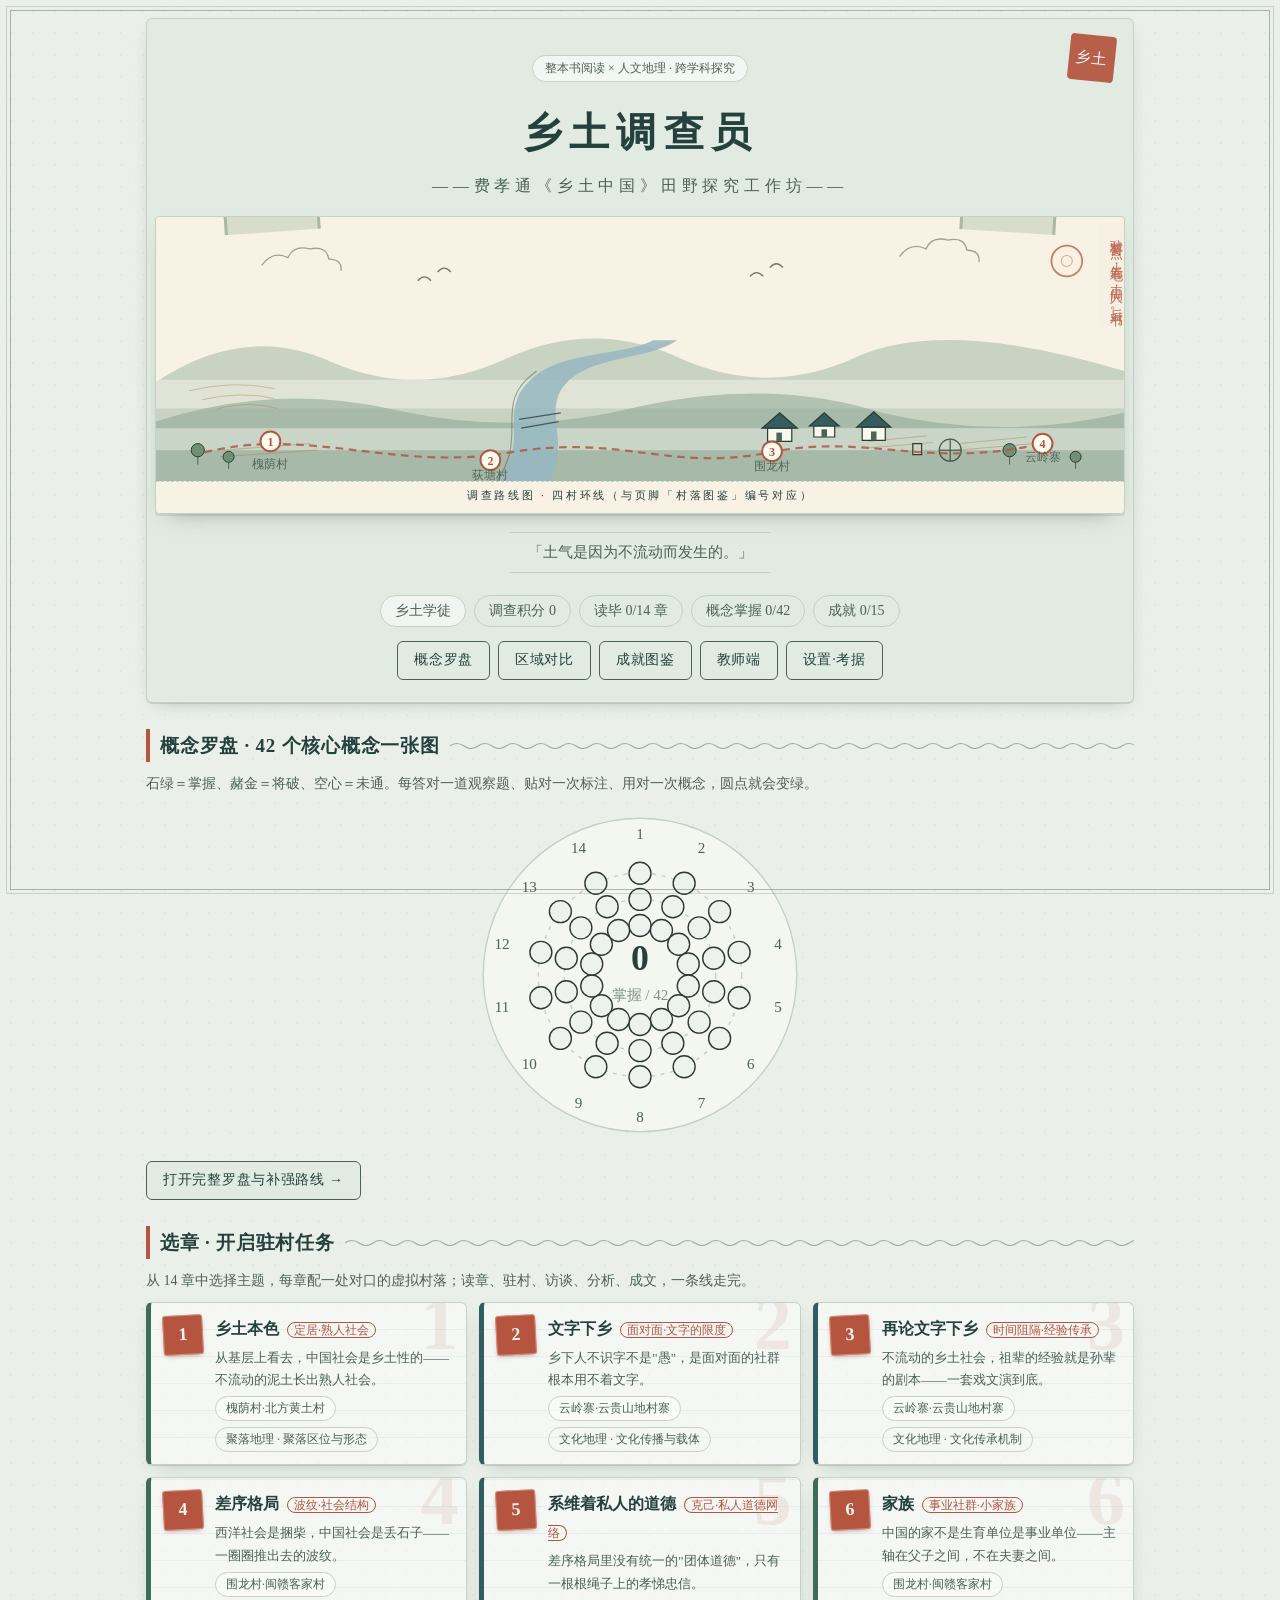
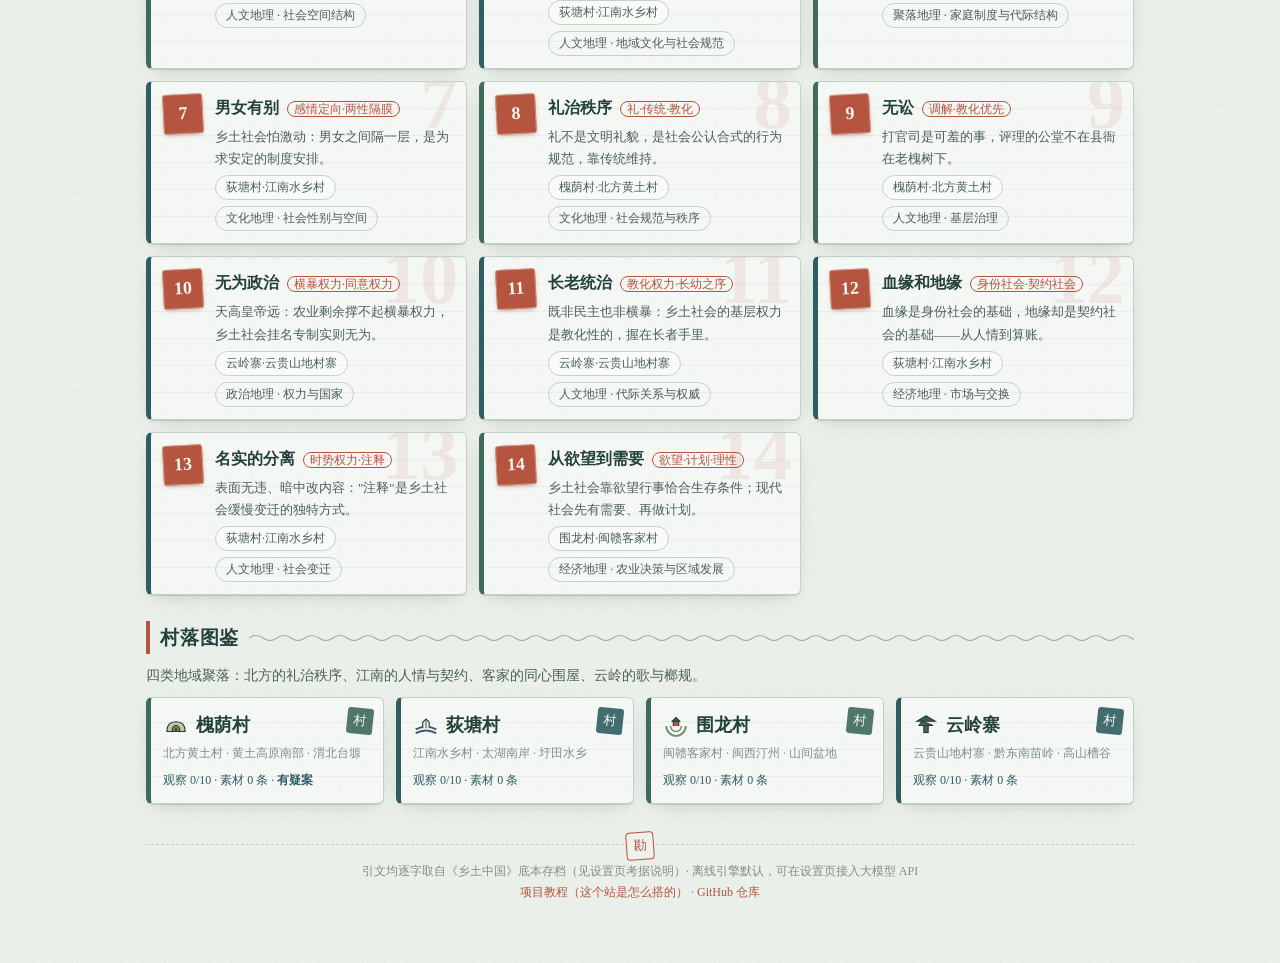
<file: index.html>
<!DOCTYPE html>
<html lang="zh-CN">
<head>
  <meta charset="UTF-8"/>
  <meta name="viewport" content="width=device-width, initial-scale=1.0"/>
  <title>乡土调查员 · 《乡土中国》田野探究工作坊</title>
  <meta name="description" content="以费孝通《乡土中国》整本书阅读为载体的跨学科人文地理探究平台：选章—驻村—访谈—空间语义分析—考察报告，离线引擎默认，可选接入大模型 API。"/>
  <link rel="stylesheet" href="css/style.css"/>
</head>
<body>
  <div id="app"><noscript>本站需要启用 JavaScript。</noscript></div>
  <script src="js/data-book.js"></script>
  <script src="js/data-village-v1.js"></script>
  <script src="js/data-village-v2.js"></script>
  <script src="js/data-village-v3.js"></script>
  <script src="js/data-village-v4.js"></script>
  <script src="js/data-villages.js"></script>
  <script src="js/engine.js"></script>
  <script src="js/data-prompts.js"></script>
  <script src="js/ui.js"></script>
</body>
</html>
</file>
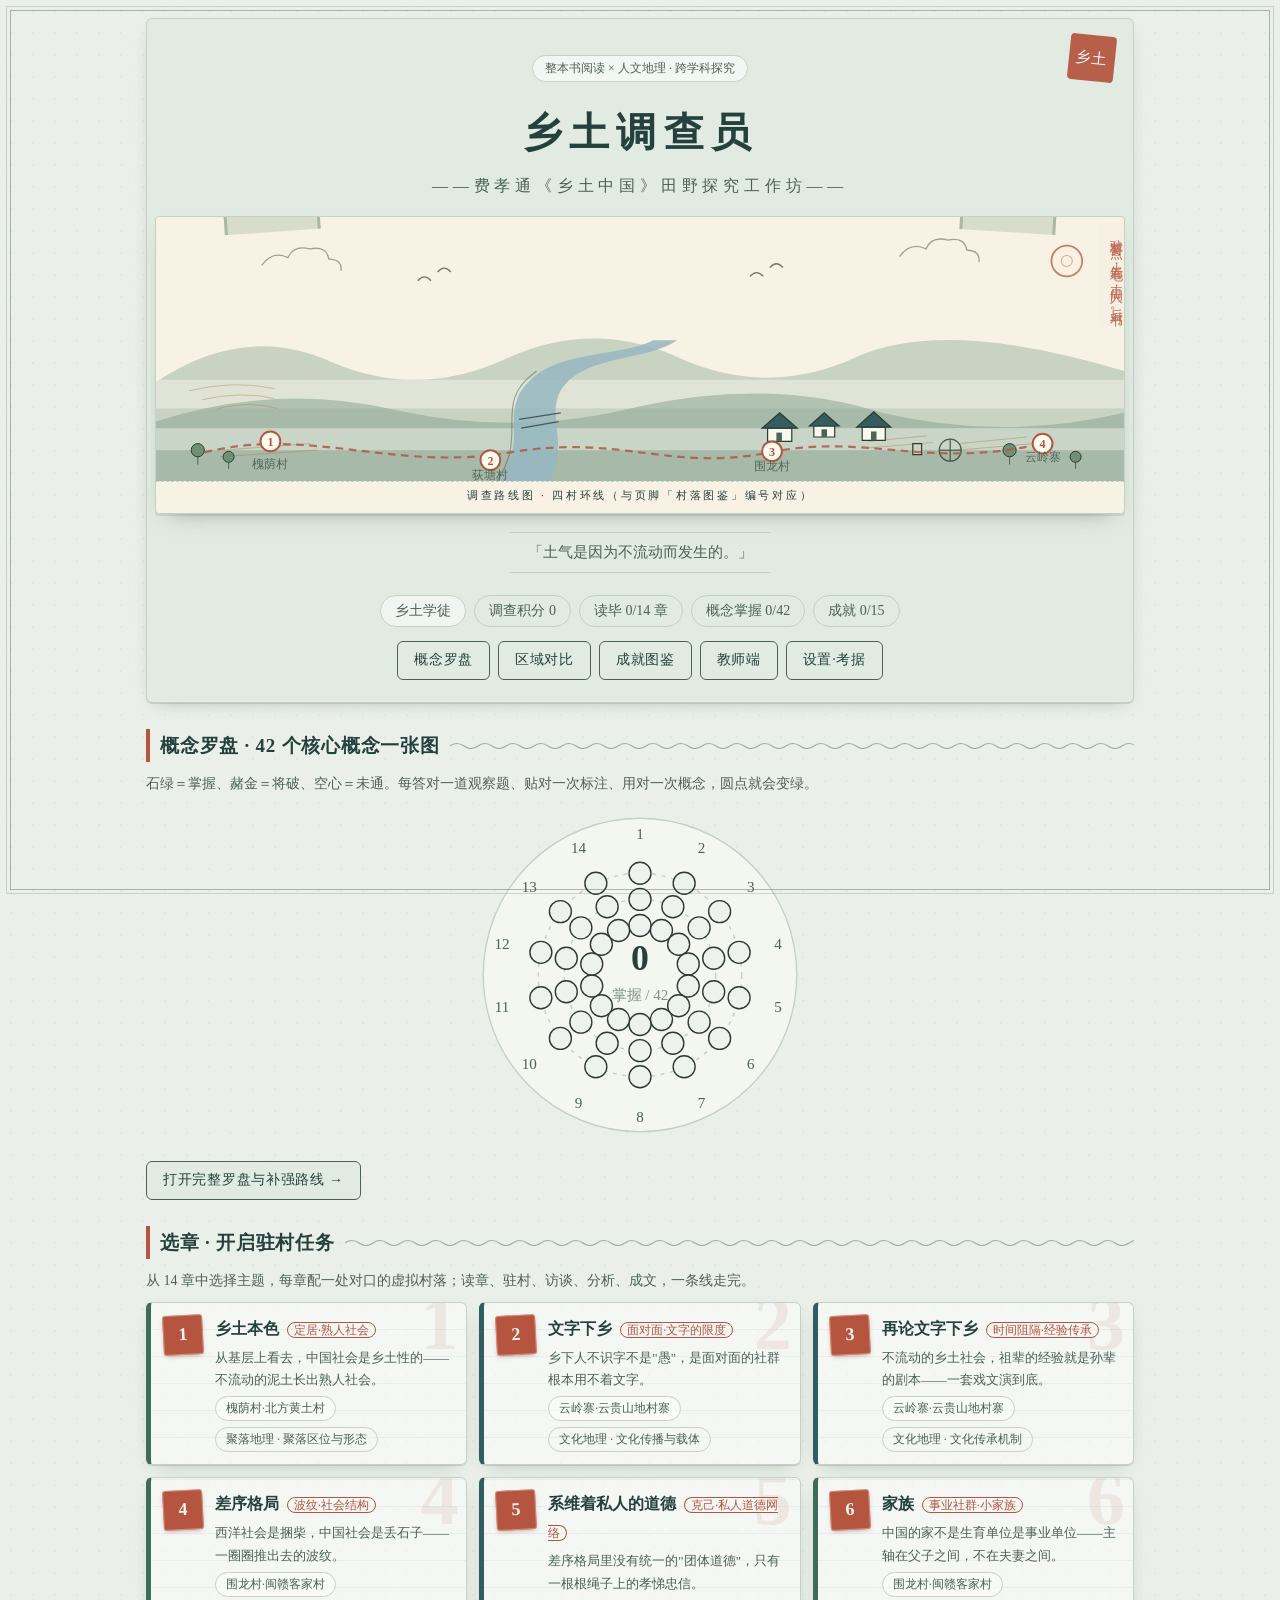
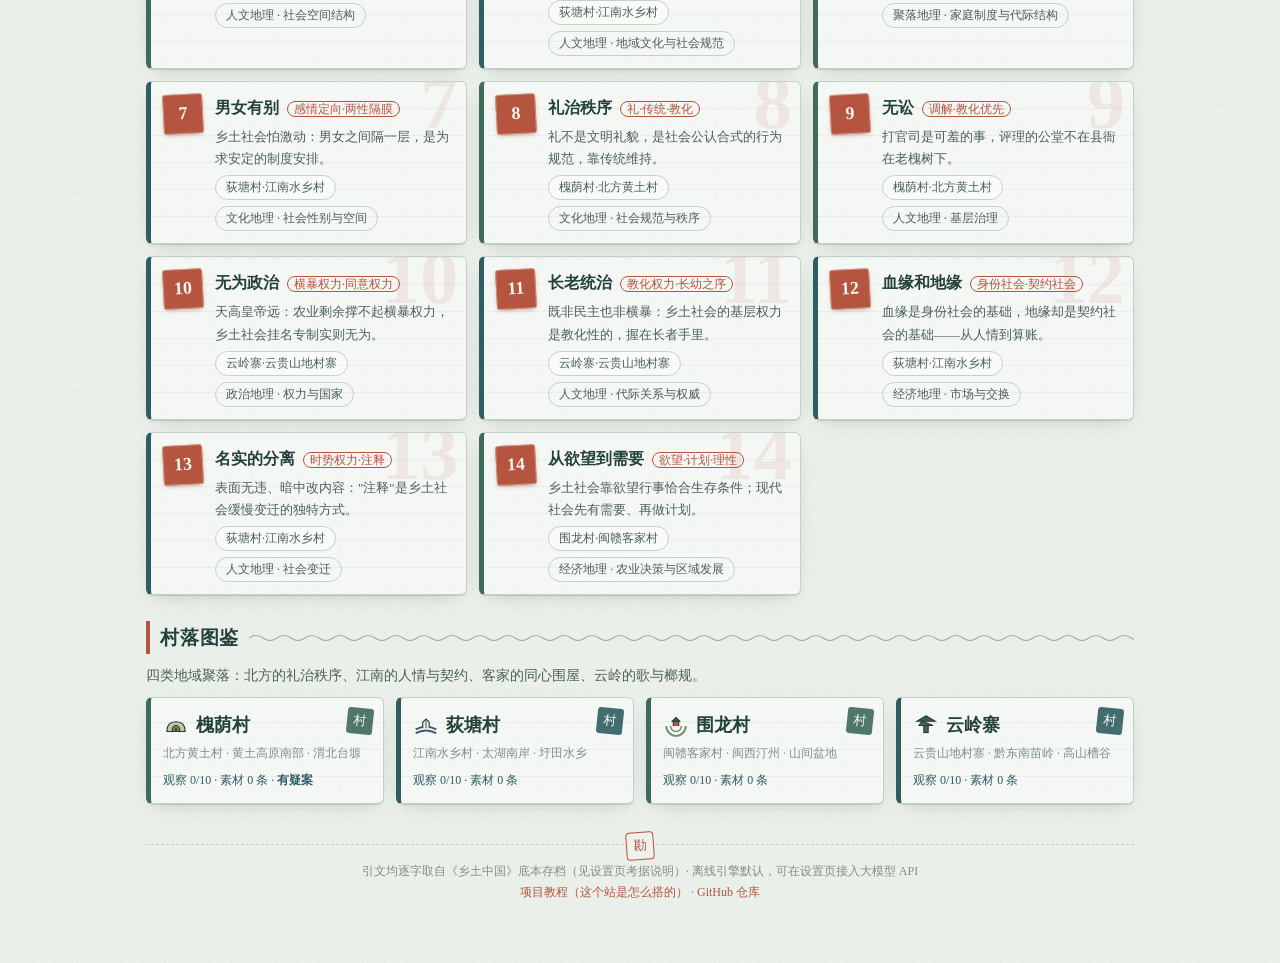
<file: 手机单文件版.html>
<!DOCTYPE html>
<html lang="zh-CN">
<head>
  <meta charset="UTF-8"/>
  <meta name="viewport" content="width=device-width, initial-scale=1.0"/>
  <!-- 手机单文件版：由 tools/build-single.mjs 自动生成，请勿手改；改 js/css 后重新构建 -->
<title>乡土调查员 · 《乡土中国》田野探究工作坊</title>
  <meta name="description" content="以费孝通《乡土中国》整本书阅读为载体的跨学科人文地理探究平台：选章—驻村—访谈—空间语义分析—考察报告，离线引擎默认，可选接入大模型 API。"/>
  <style>
/* 乡土调查员 · 纸墨手记风（宣纸底 / 墨字 / 朱砂印；无渐变无 emoji） */
:root {
  --paper: #eef2ec;
  --paper-2: #e2ebe1;
  --ink: #24413d;
  --ink-2: #4a6157;
  --ink-3: #7d9188;
  --line: #c3d2c6;
  --cinnabar: #b5543f;
  --cinnabar-2: #9c4534;
  --green: #2f5d62;
  --gold: #b0713a;
  --shadow: 0 1px 0 rgba(70, 100, 82, .18), 0 6px 18px -10px rgba(35, 62, 50, .38);
  --radius: 6px;
}
* { box-sizing: border-box; }
html { -webkit-text-size-adjust: 100%; }
body {
  margin: 0; background: var(--paper);
  color: var(--ink);
  font-family: "Noto Serif SC", "Source Han Serif SC", "SimSun", "Songti SC", serif;
  line-height: 1.75;
  background-image: radial-gradient(rgba(60, 95, 75, .05) 1px, transparent 1px);
  background-size: 22px 22px;
}
#app { max-width: 1020px; margin: 0 auto; padding: 18px 16px 60px; }
a { color: var(--cinnabar); text-decoration: none; }
a:hover { text-decoration: underline; }
h1, h2, h3 { font-weight: 700; letter-spacing: .04em; }
h1 { font-size: 26px; margin: 10px 0 6px; }
h2 { font-size: 19px; margin: 26px 0 10px; padding-left: 10px; border-left: 4px solid var(--cinnabar); }
h3 { font-size: 16px; margin: 8px 0; }
p { margin: 8px 0; }
.empty { color: var(--ink-3); padding: 26px 0; text-align: center; border: 1px dashed var(--line); border-radius: var(--radius); }
.hint { color: var(--ink-3); font-size: 13px; }

/* 首页 hero */
.hero { text-align: center; padding: 34px 12px 22px; border: 1px solid var(--line); border-radius: var(--radius); background: var(--paper-2); position: relative; box-shadow: var(--shadow); }
.hero::after { content: "乡土"; position: absolute; right: 18px; top: 16px; width: 46px; height: 46px; line-height: 46px; text-align: center; color: #fff; background: var(--cinnabar); border-radius: 4px; font-size: 15px; letter-spacing: 2px; opacity: .92; transform: rotate(6deg); }
.hero-badge { display: inline-block; border: 1px solid var(--line); background: #fff9; padding: 2px 12px; border-radius: 999px; font-size: 12px; color: var(--ink-2); margin-bottom: 10px; }
.hero h1 { font-size: 40px; margin: 6px 0 0; letter-spacing: .18em; }
.hero-sub { color: var(--ink-2); letter-spacing: .3em; margin: 4px 0 12px; }
.hero-saying { font-size: 15px; color: var(--ink-2); border-top: 1px solid var(--line); border-bottom: 1px solid var(--line); display: inline-block; padding: 6px 18px; margin: 6px 0 14px; }
.hero-stat { display: flex; gap: 8px; justify-content: center; flex-wrap: wrap; margin: 8px 0 14px; }
.hero-nav { display: flex; gap: 8px; justify-content: center; flex-wrap: wrap; }

/* chips 与按钮 */
.chip { display: inline-block; border: 1px solid var(--line); background: #fff8; border-radius: 999px; padding: 1px 10px; font-size: 12px; color: var(--ink-2); }
.chip.big { font-size: 14px; padding: 3px 14px; }
.chip.ok { border-color: var(--green); color: var(--green); }
.chip.bad { border-color: var(--cinnabar); color: var(--cinnabar); }
.chip.ghost { background: transparent; }
.chip.sm { font-size: 11px; padding: 0 8px; }
.btn { display: inline-block; border: 1px solid var(--ink-2); background: var(--paper-2); color: var(--ink); border-radius: var(--radius); padding: 6px 16px; font-size: 14px; cursor: pointer; font-family: inherit; letter-spacing: .05em; }
.btn:hover { background: #fff; text-decoration: none; }
.btn.primary { background: var(--cinnabar); border-color: var(--cinnabar); color: #fff; }
.btn.primary:hover { background: #9c4534; }
.btn.ghost { background: transparent; }
.btn.sm { padding: 2px 10px; font-size: 12px; }
.btn:disabled { opacity: .5; cursor: not-allowed; }

/* 章节/村落卡 */
.sec-sub { color: var(--ink-2); font-size: 14px; margin-top: 0; }
.chgrid { display: grid; grid-template-columns: repeat(auto-fill, minmax(280px, 1fr)); gap: 12px; }
.chcard { display: flex; gap: 12px; border: 1px solid var(--line); background: #fff7; border-radius: var(--radius); padding: 12px; color: inherit; box-shadow: var(--shadow); }
.chcard:hover { background: #fff; text-decoration: none; }
.chcard.read { background: var(--paper-2); }
.chno { flex: 0 0 auto; width: 40px; height: 40px; border: 1px solid var(--cinnabar); color: var(--cinnabar); border-radius: 4px; display: flex; align-items: center; justify-content: center; font-size: 18px; }
.chbody { min-width: 0; }
.chtitle { font-weight: 700; font-size: 16px; }
.chtheme { font-size: 12px; color: var(--cinnabar); border: 1px solid var(--cinnabar); padding: 0 6px; border-radius: 999px; margin-left: 4px; font-weight: 400; }
.chblurb { font-size: 13px; color: var(--ink-2); margin: 4px 0; }
.chmeta { display: flex; gap: 6px; flex-wrap: wrap; }
.vilgrid { display: grid; grid-template-columns: repeat(auto-fill, minmax(220px, 1fr)); gap: 12px; }
.vilcard { border: 1px solid var(--line); border-radius: var(--radius); padding: 12px; color: inherit; background: #fff7; box-shadow: var(--shadow); }
.vilcard:hover { background: #fff; text-decoration: none; }
.vilname { font-size: 18px; font-weight: 700; }
.viltype { font-size: 12px; color: var(--ink-3); margin: 2px 0 6px; }
.vilprog { font-size: 12px; color: var(--green); }

/* 章节详情 */
.crumb { margin: 8px 0; font-size: 13px; }
.geo-chip { color: var(--gold); font-size: 13px; margin: 0; }
.concgrid { display: grid; grid-template-columns: repeat(auto-fill, minmax(240px, 1fr)); gap: 10px; }
.conc { border: 1px solid var(--line); border-left: 4px solid var(--gold); border-radius: var(--radius); padding: 10px 12px; background: #fff7; }
.conc-name { font-weight: 700; }
.conc-def { font-size: 13px; color: var(--ink-2); }
.excerpt { margin: 12px 0; padding: 12px 14px; border: 1px solid var(--line); border-left: 4px solid var(--cinnabar); background: #fff9; border-radius: var(--radius); }
.extag { display: inline-block; font-size: 11px; color: #fff; background: var(--cinnabar); border-radius: 3px; padding: 0 6px; margin-right: 8px; vertical-align: 2px; }
.tasks { padding-left: 20px; }
.tasks .hint { margin-left: 6px; }
.action-row { display: flex; gap: 10px; align-items: center; flex-wrap: wrap; margin-top: 10px; }

/* 村落 */
.tabs { display: flex; gap: 4px; flex-wrap: wrap; border-bottom: 2px solid var(--line); margin: 14px 0; }
.tabs a { padding: 6px 14px; color: var(--ink-2); border: 1px solid transparent; border-bottom: none; border-radius: 6px 6px 0 0; }
.tabs a.on { background: var(--paper-2); border-color: var(--line); color: var(--ink); font-weight: 700; }
.progress-chips { display: flex; gap: 6px; flex-wrap: wrap; margin: 6px 0; }
.gtab, .atab, .ctab { width: 100%; border-collapse: collapse; font-size: 14px; background: #fff7; }
.gtab th, .atab th, .ctab th, .gtab td, .atab td, .ctab td { border: 1px solid var(--line); padding: 6px 10px; text-align: left; vertical-align: top; }
.gtab th, .atab th, .ctab th { background: var(--paper-2); width: 130px; white-space: nowrap; }
.vmap { width: 100%; max-width: 640px; display: block; margin: 0 auto; border: 1px solid var(--line); border-radius: var(--radius); background: #fff7; box-shadow: var(--shadow); }
.npcgrid { display: grid; grid-template-columns: repeat(auto-fill, minmax(200px, 1fr)); gap: 10px; }
.npccard { border: 1px solid var(--line); border-radius: var(--radius); padding: 10px; background: #fff7; }
.npc-name { font-weight: 700; font-size: 16px; }
.npc-role { color: var(--cinnabar); font-size: 12px; margin: 2px 0 6px; }
.npc-knows { font-size: 12px; color: var(--ink-2); margin-bottom: 8px; }
.findlist .find { border: 1px dashed var(--line); border-radius: var(--radius); padding: 8px 12px; margin: 6px 0; color: var(--ink-3); }
.findlist .find.on { border: 1px solid var(--gold); color: var(--ink); background: #fff9; }
.findlist .find.on b { color: var(--gold); }

/* 地图观察 */
.mapwrap { display: grid; grid-template-columns: minmax(0, 1.6fr) minmax(0, 1fr); gap: 14px; align-items: start; }
@media (max-width: 760px) { .mapwrap { grid-template-columns: 1fr; } }
.sidepanel { border: 1px solid var(--line); border-radius: var(--radius); background: #fff7; padding: 12px; min-height: 200px; box-shadow: var(--shadow); }
.fnote { color: var(--ink-2); font-size: 14px; }
.ask { margin: 10px 0 4px; font-size: 14px; }
.opts { display: flex; flex-direction: column; gap: 6px; margin: 8px 0; }
.opt { font-size: 14px; }
.ask-result { margin-top: 8px; padding: 8px 10px; border-radius: var(--radius); font-size: 13px; }
.ask-result.ok { border: 1px solid var(--green); color: var(--green); background: #e7efe9; }
.ask-result.bad { border: 1px solid var(--cinnabar); color: var(--cinnabar-2); background: #f7ece7; }
.okline { color: var(--green); font-size: 13px; }
.badline { color: var(--cinnabar-2); font-size: 13px; }
.taggrid, .tagrow { display: flex; flex-wrap: wrap; gap: 8px; }
.tagpick { border: 1px solid var(--line); border-radius: 999px; padding: 3px 10px; font-size: 13px; background: #fff8; cursor: pointer; }
.tagpick.sm { font-size: 12px; padding: 2px 8px; }
.tagpick input { vertical-align: -2px; }
.tagfrom { color: var(--ink-3); font-size: 11px; margin-left: 4px; }
svg .fm { cursor: pointer; outline: none; }
svg .fm:focus text, svg .fm:hover text { fill: var(--cinnabar); }
svg .fm.seen > g { opacity: .95; }
svg .fm.seen text { fill: var(--green); }
svg .fm.seen > g:first-child { filter: none; }
svg .fm.seen circle:first-child, svg .fm.seen rect:first-child { stroke: var(--green); }

/* 访谈 */
.npctabs { display: flex; gap: 6px; flex-wrap: wrap; margin: 8px 0 12px; }
.npctab { border: 1px solid var(--line); background: #fff8; border-radius: var(--radius); padding: 6px 12px; cursor: pointer; font-family: inherit; font-size: 14px; }
.npctab span { display: block; font-size: 11px; color: var(--ink-3); }
.npctab.on { border-color: var(--cinnabar); background: var(--paper-2); box-shadow: var(--shadow); }
.modebadge { font-size: 12px; color: var(--ink-3); margin: 0; }
.chatwrap { border: 1px solid var(--line); border-radius: var(--radius); background: #fff9; box-shadow: var(--shadow); }
.chatlog { height: 340px; overflow-y: auto; padding: 14px; display: flex; flex-direction: column; gap: 10px; }
.bub { max-width: 86%; }
.bub .bub-text { padding: 10px 14px; border-radius: 10px; font-size: 15px; white-space: pre-wrap; }
.bub.me { align-self: flex-end; }
.bub.me .bub-text { background: var(--cinnabar); color: #fff; border-bottom-right-radius: 2px; }
.bub.npc { align-self: flex-start; }
.bub.npc .bub-text { background: var(--paper-2); border: 1px solid var(--line); border-bottom-left-radius: 2px; }
.bub-sub { font-size: 11px; color: var(--ink-3); margin-top: 2px; }
.ansmeta { display: flex; gap: 6px; flex-wrap: wrap; align-items: center; margin-top: 8px; }
.chatbar { display: flex; gap: 8px; padding: 10px; border-top: 1px solid var(--line); }
.chatbar input { flex: 1; border: 1px solid var(--line); border-radius: var(--radius); padding: 8px 12px; font-family: inherit; font-size: 15px; background: #fff; }
.mat { border: 1px solid var(--line); border-radius: var(--radius); padding: 8px 12px; margin: 8px 0; background: #fff7; }
.mat-meta { font-size: 12px; color: var(--ink-2); display: flex; gap: 8px; align-items: center; flex-wrap: wrap; }
.mat-text { font-size: 14px; margin-top: 4px; }

/* 分析 */
.score-ring { display: inline-flex; align-items: baseline; border: 2px solid var(--cinnabar); color: var(--cinnabar); border-radius: 50%; width: 72px; height: 72px; align-items: center; justify-content: center; font-size: 22px; }
.score-ring small { font-size: 12px; margin-left: 2px; }
.atab tr.ok td { background: #e7efe9; }
.atab td i { color: var(--ink-3); }
.atab td:nth-child(4) { font-weight: 700; }

/* 报告 */
textarea#report-text { width: 100%; border: 1px solid var(--line); border-radius: var(--radius); padding: 12px; font-family: inherit; font-size: 14px; line-height: 1.8; background: #fff9; }
.gradebox { border: 1px solid var(--gold); border-radius: var(--radius); background: #fff9; padding: 12px 16px; margin-top: 12px; }
.grade-score { font-size: 18px; color: var(--gold); font-weight: 700; }
.reportpre { white-space: pre-wrap; font-family: inherit; border: 1px dashed var(--line); padding: 12px; border-radius: var(--radius); background: #fff9; max-height: 320px; overflow: auto; }
.demo-note { border: 1px dashed var(--gold); color: var(--gold); background: #fff9; padding: 8px 12px; border-radius: var(--radius); font-size: 13px; }

/* 教师端 */
.kpis { display: grid; grid-template-columns: repeat(auto-fill, minmax(150px, 1fr)); gap: 10px; margin: 10px 0; }
.kpi { border: 1px solid var(--line); border-radius: var(--radius); padding: 10px; text-align: center; background: #fff7; }
.kpi b { font-size: 24px; color: var(--cinnabar); display: block; }
.kpi span { font-size: 12px; color: var(--ink-2); }
.atab td.mis { font-size: 12px; color: var(--ink-2); max-width: 280px; }
.formrow { display: flex; gap: 10px; align-items: center; margin: 8px 0; }
.formrow label { flex: 0 0 84px; font-size: 14px; color: var(--ink-2); }
.formrow select, .formrow input { flex: 1; border: 1px solid var(--line); border-radius: var(--radius); padding: 7px 10px; font-family: inherit; background: #fff; max-width: 460px; }
.task, .review { border: 1px solid var(--line); border-radius: var(--radius); background: #fff7; padding: 12px 16px; margin: 10px 0; box-shadow: var(--shadow); }
.review-head { margin-bottom: 6px; }
.verdict-in { flex: 1; border: 1px solid var(--line); border-radius: var(--radius); padding: 6px 10px; font-family: inherit; min-width: 200px; }

/* 成就 */
.lvlbar { height: 14px; border: 1px solid var(--line); border-radius: 999px; background: #fff8; overflow: hidden; }
.lvl-fill { height: 100%; background: var(--cinnabar); }
.achgrid { display: grid; grid-template-columns: repeat(auto-fill, minmax(200px, 1fr)); gap: 10px; }
.ach { border: 1px solid var(--line); border-radius: var(--radius); padding: 10px 14px; color: var(--ink-3); background: #fff5; }
.ach.on { border-color: var(--gold); color: var(--ink); background: #fff9; box-shadow: var(--shadow); }
.ach-name { font-weight: 700; }
.ach.on .ach-name { color: var(--gold); }
.ach-desc { font-size: 12px; }

/* 设置 */
.promptcard { border: 1px solid var(--line); border-radius: var(--radius); background: #fff7; padding: 12px 16px; margin: 10px 0; }
.prompt-head { display: flex; justify-content: space-between; align-items: center; gap: 10px; }
.promptpre { white-space: pre-wrap; font-family: "FangSong", "STFangsong", serif; font-size: 13px; border: 1px dashed var(--line); border-radius: var(--radius); padding: 10px; max-height: 220px; overflow: auto; background: #fff9; }
.foot { text-align: center; color: var(--ink-3); font-size: 12px; margin-top: 40px; }

/* toast */
.toast { position: fixed; left: 50%; bottom: 30px; transform: translateX(-50%) translateY(20px); background: var(--ink); color: var(--paper); padding: 8px 20px; border-radius: 999px; font-size: 14px; opacity: 0; transition: all .3s; z-index: 99; pointer-events: none; max-width: 90vw; }
.toast.on { opacity: .95; transform: translateX(-50%) translateY(0); }

@media print { .toast, .btn { display: none; } }


/* ============================================================
 * 质感升级层（夜跑阶段A）：手绘田野手账风
 * ============================================================ */

/* hero 场景插画与手账元素 */
.hero-scenewrap { position: relative; margin: 10px auto 4px; max-width: 560px; }
.heroscene { width: 100%; display: block; filter: sepia(.08); }
.hero-anno {
  position: absolute; right: -6px; top: 6px;
  font-family: "Kaiti SC", "KaiTi", "STKaiti", serif;
  color: var(--cinnabar); font-size: 13px; line-height: 1.4;
  writing-mode: vertical-rl; letter-spacing: .18em;
  border-right: 1px solid var(--cinnabar);
  padding: 6px 4px 6px 8px; opacity: .85;
  background: rgba(244, 239, 226, .6);
}
.tapenote {
  position: absolute; left: -8px; bottom: -6px;
  background: rgba(106, 143, 113, .18);
  border-left: 3px solid rgba(106, 143, 113, .5);
  border-right: 3px solid rgba(106, 143, 113, .5);
  color: var(--ink-2); font-size: 12px; padding: 3px 16px;
  transform: rotate(-2.5deg); letter-spacing: .2em;
}
.hero-saying { margin-top: 16px; }

/* 章节卡：纸纹 + 印章 + 微动效 */
.chcard {
  position: relative; overflow: hidden;
  background-image: repeating-linear-gradient(0deg, transparent 0 26px, rgba(60, 95, 75, .06) 26px 27px);
  transition: transform .18s ease, box-shadow .18s ease, background .18s ease;
}
.chcard:hover { transform: translateY(-3px); box-shadow: 0 2px 0 rgba(70, 100, 82, .18), 0 14px 26px -12px rgba(35, 62, 50, .48); text-decoration: none; }
.chcard:hover .chno { transform: rotate(-2deg) scale(1.06); }
.chno {
  background: var(--cinnabar); color: #f0f5ee;
  border: none; border-radius: 3px;
  box-shadow: inset 0 0 0 1px rgba(255, 245, 225, .35), 0 2px 5px -2px rgba(130, 55, 42, .6);
  transform: rotate(-3deg);
  transition: transform .18s ease;
  font-weight: 700;
}
.stamp-read {
  position: absolute; top: 8px; right: 10px;
  border: 2px solid var(--green); color: var(--green);
  padding: 0 7px; font-size: 12px; letter-spacing: .3em;
  transform: rotate(7deg); border-radius: 3px;
  background: rgba(255, 255, 255, .4); opacity: .9;
  font-weight: 700;
}

/* 村落卡：脊色 + 悬停 */
.vilcard { position: relative; border-left: 5px solid var(--spine, #7a5a38); background-image: repeating-linear-gradient(0deg, transparent 0 26px, rgba(60, 95, 75, .06) 26px 27px); transition: transform .18s ease, box-shadow .18s ease; }
.vilcard:hover { transform: translateY(-3px); box-shadow: 0 2px 0 rgba(70, 100, 82, .18), 0 14px 26px -12px rgba(35, 62, 50, .48); text-decoration: none; }
.vilcard::after {
  content: "村"; position: absolute; right: 10px; top: 10px;
  width: 26px; height: 26px; line-height: 26px; text-align: center;
  background: var(--spine, #7a5a38); color: #f0f5ee;
  border-radius: 3px; font-size: 13px; transform: rotate(6deg);
  opacity: .9;
}

/* 按钮微动效 */
.btn { transition: transform .15s ease, box-shadow .15s ease, background .15s ease; }
.btn.primary:hover { transform: translateY(-1px); box-shadow: 0 6px 14px -8px rgba(150, 65, 50, .7); }

/* 地图图例（HTML，随图渲染） */
.maplegend { display: flex; flex-wrap: wrap; gap: 6px 14px; justify-content: center; margin: 8px auto 0; max-width: 640px; font-size: 12px; color: var(--ink-2); }
.maplegend .lg { display: inline-flex; align-items: center; gap: 5px; }
.maplegend .lg i { width: 12px; height: 12px; border-radius: 2px; border: 1px solid #2b3a33; display: inline-block; }

/* 标题手账感：双线尾饰 */
.sec h2 { display: flex; align-items: center; gap: 10px; }
.sec h2::after { content: ""; flex: 1; border-top: 1px solid var(--line); border-bottom: 1px solid var(--line); height: 3px; opacity: .7; }

/* 表格斑马纹 */
.atab tr:nth-child(even) td, .ctab tr:nth-child(even) td, .gtab tr:nth-child(even) td { background: rgba(255, 255, 255, .5); }

/* ============================================================
 * 移动端适配（≤760px）
 * ============================================================ */
@media (max-width: 760px) {
  #app { padding: 12px 10px 50px; }
  h1 { font-size: 21px; }
  .hero { padding: 24px 10px 18px; }
  .hero h1 { font-size: 30px; letter-spacing: .12em; }
  .hero::after { width: 36px; height: 36px; line-height: 36px; font-size: 12px; right: 10px; top: 10px; }
  .hero-anno { font-size: 11px; right: -2px; }
  .tabs { overflow-x: auto; -webkit-overflow-scrolling: touch; flex-wrap: nowrap; }
  .tabs a { white-space: nowrap; flex: 0 0 auto; }
  .gtab, .atab, .ctab { display: block; overflow-x: auto; white-space: nowrap; }
  .chatlog { height: 300px; padding: 10px; }
  .bub { max-width: 94%; }
  .score-ring { width: 60px; height: 60px; font-size: 18px; }
  .hero-nav { gap: 6px; }
  .btn { padding: 6px 12px; font-size: 13px; }
  .review .action-row { flex-direction: column; align-items: stretch; }
  .verdict-in { min-width: 0; }
  .kpi b { font-size: 20px; }
  .reportpre { max-height: 220px; }
}


/* ============================================================
 * 批注框与打印样式（夜跑阶段C · 方向一/方向六）
 * ============================================================ */
.notebox { margin-top: 10px; border-top: 1px dashed var(--line); padding-top: 6px; }
.notebox summary { font-size: 12px; color: var(--gold); cursor: pointer; user-select: none; }
.notebox .note-text {
  width: 100%; min-height: 64px; margin-top: 6px;
  border: 1px solid var(--line); border-radius: var(--radius);
  padding: 8px 10px; font-family: "Kaiti SC", "KaiTi", "STFangsong", serif;
  font-size: 14px; line-height: 1.7; background: #fffdf6; color: var(--ink);
  resize: vertical;
}
details.notebox { margin: 8px 0 0; }

/* 打印：只输出 #print-sheet */
#print-sheet { display: none; }
@media print {
  body * { visibility: hidden !important; }
  #print-sheet, #print-sheet * { visibility: visible !important; }
  #print-sheet {
    display: block !important; position: absolute; inset: 0 auto auto 0;
    width: 100%; background: #fff; color: #111; padding: 24px;
  }
  #print-sheet h1 { font-size: 16pt; margin: 0 0 12px; border-bottom: 2px solid #333; padding-bottom: 6px; }
  #print-sheet .ps-line {
    white-space: pre-wrap; font-family: "Noto Serif SC", "SimSun", serif;
    font-size: 12pt; line-height: 1.8; margin: 0 0 4px;
    border: none; background: none; padding: 0;
  }
  .toast, .btn { display: none !important; }
}


/* ============================================================
 * 视觉二轮（用户反馈"还是不好看"后的大改）：
 * 宣纸肌理 / 手账双线边框 / 宽幅横卷场景 / 章节水印 / 波浪标题
 * ============================================================ */

/* 全页宣纸：肌理 + 原点网格双层 */
body {
  background-color: #edf2ec;
  background-image: url("data:image/svg+xml;utf8,<svg xmlns='http://www.w3.org/2000/svg' width='240' height='240'><filter id='g'><feTurbulence type='fractalNoise' baseFrequency='0.8' numOctaves='2' stitchTiles='stitch'/><feColorMatrix type='matrix' values='0 0 0 0 0.24 0 0 0 0 0.32 0 0 0 0 0.26 0 0 0 0.055 0'/></filter><rect width='240' height='240' filter='url(%23g)'/></svg>"), radial-gradient(rgba(60, 95, 75, .05) 1px, transparent 1px);
  background-size: 240px 240px, 22px 22px;
}
/* 手账双线边框（固定视口，不随滚动） */
body::after {
  content: ""; position: fixed; inset: 10px;
  border: 1px solid rgba(70, 100, 82, .42);
  outline: 1px solid rgba(70, 100, 82, .22);
  outline-offset: 3px;
  pointer-events: none; z-index: 60;
}

/* 宽幅横卷场景 */
.hero-scenewrap {
  position: relative; margin: 16px -4px 2px; max-width: none;
  border: 1px solid var(--line); border-radius: 4px;
  background: #f7f2e3;
  box-shadow: 0 2px 0 rgba(70, 100, 82, .12), 0 10px 22px -14px rgba(35, 62, 50, .5);
  overflow: hidden;
}
.heroscene { width: 100%; display: block; }
.scene-cap {
  text-align: center; font-size: 11px; letter-spacing: .25em;
  color: var(--ink3); padding: 4px 0 8px;
  border-top: 1px dashed var(--line);
}
/* 胶带（左右上角） */
.tape {
  position: absolute; top: -9px; width: 96px; height: 24px;
  background: rgba(106, 143, 113, .22);
  border-left: 3px solid rgba(106, 143, 113, .45);
  border-right: 3px solid rgba(106, 143, 113, .45);
  z-index: 2;
}
.tape.tl { left: 7%; transform: rotate(-4deg); }
.tape.tr { right: 7%; transform: rotate(3.5deg); }
.tapenote {
  position: static; margin: 8px auto 0; display: table;
  transform: rotate(-.5deg);
}

/* 章节卡：对口村脊色 + 章号大水印 */
.chcard { border-left: 5px solid var(--spine, #b5543f); }
.chcard::before {
  content: attr(data-no);
  position: absolute; right: 8px; top: -18px;
  font-size: 76px; line-height: 1; font-weight: 700;
  color: rgba(181, 84, 63, .1);
  pointer-events: none; font-family: Georgia, "Times New Roman", serif;
}
.chcard:hover::before { color: rgba(181, 84, 63, .16); }

/* 村落图腾 */
.vilglyph { width: 26px; height: 26px; display: inline-block; vertical-align: -7px; margin-right: 7px; }
.vilglyph svg { width: 100%; height: 100%; display: block; }

/* 标题手账感：墨色短杠 + 朱砂波浪线 */
.sec h2::after {
  content: ""; flex: 1; height: 7px; border: none; opacity: .8;
  background: url("data:image/svg+xml;utf8,<svg xmlns='http://www.w3.org/2000/svg' width='28' height='7'><path d='M0,4 q7,-5 14,0 t14,0' fill='none' stroke='%232f5d62' stroke-width='1.1' opacity='.55'/></svg>") repeat-x left center / 28px 7px;
}

/* 页脚：虚线 + 居中印章点 */
.foot { border-top: 1px dashed var(--line); padding-top: 16px; position: relative; }
.foot::before {
  content: "勘"; position: absolute; top: -13px; left: 50%; transform: translateX(-50%) rotate(-4deg);
  width: 26px; height: 26px; line-height: 26px; text-align: center;
  background: var(--paper); color: var(--cinnabar);
  border: 1.5px solid var(--cinnabar); border-radius: 4px; font-size: 13px;
}

/* 打印隐藏边框 */
@media print { body::after { display: none !important; } }

/* 移动端微调 */
@media (max-width: 760px) {
  body::after { inset: 6px; }
  .chcard::before { font-size: 56px; top: -12px; }
  .tape { width: 64px; height: 18px; }
  .hero-anno { writing-mode: horizontal-rl; border-right: none; border-left: 3px solid var(--cinnabar); padding: 2px 8px; right: 6px; top: 6px; background: rgba(244, 239, 226, .85); }
  .scene-cap { letter-spacing: .12em; }
}

/* ============================================================
 * 概念罗盘 + 调查本（驻村探案）
 * ============================================================ */
.compasswrap { text-align: center; padding: 6px 0 2px; }
.compass-svg { width: min(430px, 94%); height: auto; }
.compass-svg.compact { width: min(330px, 88%); }
.compass-svg a { cursor: pointer; }
.compass-svg a:hover circle { stroke: var(--cinnabar); stroke-width: 1.6; }
.conc-detail .atab td:first-child { width: 46%; color: var(--ink-2); }

.casecard {
  border: 1px solid var(--line); border-radius: var(--radius);
  background: rgba(255, 255, 255, .5);
  padding: 12px 14px; margin: 10px 0;
}
.casecard h3 { margin: 0 0 4px; }
.caseitems { display: flex; flex-direction: column; gap: 8px; margin-top: 8px; align-items: flex-start; }
.caseheard {
  border-left: 3px solid var(--green);
  background: rgba(255, 255, 255, .55);
  padding: 8px 12px; border-radius: 4px; width: 100%;
  box-sizing: border-box;
}
.caseheard-head { display: flex; gap: 8px; align-items: center; margin-bottom: 4px; flex-wrap: wrap; }
.casetext { font-size: 14px; line-height: 1.7; }
.caselock {
  color: var(--ink-3); font-size: 13px;
  border: 1px dashed var(--line); border-radius: 4px; padding: 6px 10px;
}
.cmap-mark { cursor: pointer; outline: none; }
.cmap-mark:hover text, .cmap-mark:focus text { fill: var(--cinnabar); }
textarea#case-text {
  width: 100%; border: 1px solid var(--line); border-radius: var(--radius);
  padding: 12px; font-family: inherit; font-size: 14px; line-height: 1.8;
  background: rgba(255, 255, 255, .6); box-sizing: border-box;
}
@media (max-width: 760px) {
  .compass-svg, .compass-svg.compact { width: 100%; }
}

</style>
</head>
<body>
  <div id="app"><noscript>本站需要启用 JavaScript。</noscript></div>
  <script>
/* ============================================================
 * 《乡土中国》数据层：14 章 × (导读 / 核心概念 / 原文节选 / 探究任务)
 * 纪律：excerpts.text 必须逐字摘自 资料/底本合并/gx_*.txt（国学导航底本），
 *       test/test.js 对每条节选做底本子串回归，失配即红。
 * 节选标签 tag：a=开篇立论 b=经典喻证 c=空间/地理关联 d=结论句
 * ============================================================ */
(function (global) {
  'use strict';

  const CHAPTERS = [
    {
      id: 'c01', no: 1, title: '乡土本色', theme: '定居·熟人社会', village: 'v1',
      geo: '聚落地理 · 聚落区位与形态',
      blurb: '从基层上看去，中国社会是乡土性的——不流动的泥土长出熟人社会。',
      guide: '全书开篇立论。"土气"不是贬义，而是"半身插入土里"的不流动：种地的人搬不动地，于是聚村而居、生于斯死于斯，长出一个没有陌生人的"熟悉"社会。本章是全部后续概念的地基——先记住"不流动"三个字。',
      concepts: [
        { id: 'c01a', name: '土气', def: '直接取资于土地、搬不动地的不流动状态，是乡土社会的底色。' },
        { id: 'c01b', name: '聚村而居', def: '小农经营、水利合作、安全保卫、土地继承四因造成的中国农民聚居形态。' },
        { id: 'c01c', name: '熟人社会', def: '生于斯、死于斯，每个孩子都在人家眼中看着长大的"熟悉"社会。' }
      ],
      excerpts: [
        { tag: 'a', text: '从基层上看去，中国社会是乡土性的。' },
        { tag: 'b', text: '农业和游牧或工业不同，它是直接取资于土地的。游牧的人可以逐水草而居，飘忽无定；做工业的人可以择地而居，迁移无碍；而种地的人却搬不动地，长在土里的庄稼行动不得，侍候庄稼的老农也因之象是半身插入了土里，土气是因为不流动而发生的。' },
        { tag: 'c', text: '中国农民聚村而居的原因大致说来有下列几点：一、每家所耕的面积小，所谓小农经营，所以聚在一起住，住宅和农场不会距离得过分远。二、需要水利的地方，他们有合作的需要，在一起住，合作起来比较方便。三、为了安全，人多了容易保卫。四、土地平等继承的原则下，兄弟分别继承祖上的遗业，使人口在一地方一代一代的积起来，成为相当大的村落。' },
        { tag: 'd', text: '乡土社会在地方性的限制下成了生于斯、死于斯的社会。常态的生活是终老是乡。假如在一个村子里的人都是这样的话，在人和人的关系上也就发生了一种特色，每个孩子都是在人家眼中看着长大的，在孩子眼里周围的人也是从小就看惯的。这是一个“熟悉”的社会，没有陌生人的社会。' },
        { tag: 'd', text: '“我们大家是熟人，打个招呼就是了，还用得着多说么？”——这一类的话已经成了我们现代社会的阻碍。现代社会是个陌生人组成的社会，各人不知道各人的底细，所以得讲个明白；还要怕口说无凭，画个押，签个字。这样才发生法律。在乡土社会中法律是无从发生的。“这不是见外了么？”乡土社会里从熟悉得到信任。' }
      ],
      tasks: [
        { q: '对照"聚村而居"的四条原因，在本村地图上各找一处空间证据（如：住宅紧挨农田＝小农经营）。', hint: '空间观察页可点要素取证。' },
        { q: '问两位村民：哪些事"打个招呼就是了"，哪些事非立字据不可？把回答记进素材库。', hint: '访谈页有素材自动标注。' }
      ]
    },
    {
      id: 'c02', no: 2, title: '文字下乡', theme: '面对面·文字的限度', village: 'v4',
      geo: '文化地理 · 文化传播与载体',
      blurb: '乡下人不识字不是"愚"，是面对面的社群根本用不着文字。',
      guide: '费孝通先拆"愚"字：城里孩子捉蚱蜢捉不过乡下孩子，可见不是智力问题，是"有没有机会学"的问题。再立一个反常识结论——乡土社会是面对面的社群，连语言都是不得已的工具，何况文字。观察你驻的村：哪里"必须写字"？',
      concepts: [
        { id: 'c02a', name: '愚非智力问题', def: '识字不识字并非愚不愚的标准，智力是学习的能力，乡下人缺的是机会与需要。' },
        { id: 'c02b', name: '面对面的社群', def: '生活上互相合作的人天天见面，可用声气辨人，直接接触无需文字传情。' },
        { id: 'c02c', name: '文字的限度', def: '文字是间接的象征工具，面对面时不但多余，还可能词不达意引起误会。' }
      ],
      excerpts: [
        { tag: 'a', text: '乡下人在城里人眼睛里是“愚”的。' },
        { tag: 'b', text: '智力是学习的能力。如果一个人没有机会学习，不论他有没有学习的能力还是学不到什么的。' },
        { tag: 'c', text: '他们生活上互相合作的人都是天天见面的。在社会学上我们称之作Facetofacegroup，直译起来是面对面的社群。' },
        { tag: 'b', text: '文字发生之初是“结绳记事”，需要结绳来记事是为了在空间和时间中人和人的接触发生了阻碍。' },
        { tag: 'd', text: '这样说来，在乡土社会里不用文字绝不能说是“愚”的表现了。面对面的往来是直接接触，为什么舍此比较完善的语言而采取文字呢？' },
        { tag: 'd', text: '语言本是用声音来表达的象征体系。' }
      ],
      tasks: [
        { q: '访谈识字与不识字的村民各一位：一生中哪些场合"非用字不可"（地契、红白帖、账目）？', hint: '把两人的差别记进素材库。' },
        { q: '在村里找三处"必须写字"的地方（村务栏、种子袋、门联），拍照式记录进报告。', hint: '报告页可引用素材。' }
      ]
    },
    {
      id: 'c03', no: 3, title: '再论文字下乡', theme: '时间阻隔·经验传承', village: 'v4',
      geo: '文化地理 · 文化传承机制',
      blurb: '不流动的乡土社会，祖辈的经验就是孙辈的剧本——一套戏文演到底。',
      guide: '上章拆空间阻隔，这章拆时间阻隔：个人的今昔之隔靠记忆，社会的世代之隔靠象征体系。乡土社会世代黏着、反复重演"同一套戏文"，经验只需保存无需累积——所以"词"不能少，"文字"却可有可无。去村里验证：年轻人会不会说老话？',
      concepts: [
        { id: 'c03a', name: '时间阻隔', def: '个人的今昔之隔与社会的世代之隔，都要靠象征体系搭桥。' },
        { id: 'c03b', name: '记忆桥梁', def: '词是最主要的桥梁，人的当前是靠记忆保留下来的"过去"的累积。' },
        { id: 'c03c', name: '一套戏文', def: '历世不移的社会里，经验同一方式反复重演，只需保存不必累积。' }
      ],
      excerpts: [
        { tag: 'a', text: '所谓时间上的阻隔有两方面，一方面是个人的今昔之隔，一方面是社会的世代之隔。' },
        { tag: 'b', text: '人的当前是整个靠记忆所保留下来的“过去”的累积。' },
        { tag: 'b', text: '在这关联中，词是最主要的桥梁。' },
        { tag: 'd', text: '一切文化中不能没有“词”，可是不一定有“文字”。我这样说是因为我想说明的乡土社会，大体上，是没有“文字”的社会。' },
        { tag: 'c', text: '同一戏台上演着同一的戏，这个班子里演员所需要记得的，也只有一套戏文。' }
      ],
      tasks: [
        { q: '请最年长与最年轻的村民各讲一件农活的学法（插秧、嫁接、看云识天气），验证"同一套戏文"。', hint: '访谈页分别找老农与返乡青年。' },
        { q: '收集本村"老话"三条，问年轻人还懂不懂——记录传承的断与不断。', hint: '可请教书先生解读。' }
      ]
    },
    {
      id: 'c04', no: 4, title: '差序格局', theme: '波纹·社会结构', village: 'v3',
      geo: '人文地理 · 社会空间结构',
      blurb: '西洋社会是捆柴，中国社会是丢石子——一圈圈推出去的波纹。',
      guide: '全书最著名的概念。西洋团体格局像捆柴，界限分明；中国乡土社会像石子入水，以己为中心推出一圈圈波纹，愈推愈远、愈推愈薄。亲属如此，地缘也如此——街坊的范围依着中心势力厚薄而定。客家围屋的同心圆，就是这格局的立体模型。',
      concepts: [
        { id: 'c04a', name: '差序格局', def: '以己为中心、像石子投水推出波纹的社会结构，愈推愈远也愈推愈薄。' },
        { id: 'c04b', name: '团体格局', def: '西洋社会像田里捆柴，团体界限分明，成员对团体的关系相同。' },
        { id: 'c04c', name: '攀关系讲交情', def: '差序格局中伸缩自如的圈子：有势力人家街坊遍及全村，穷苦人家只有比邻两三家。' }
      ],
      excerpts: [
        { tag: 'a', text: '在乡村工作者看来，中国乡下老最大的毛病是“私”。' },
        { tag: 'b', text: '西洋的社会有些象我们在田里捆柴，几根稻草束成一把，几把束成一扎，几扎束成一捆，几捆束成一挑。' },
        { tag: 'b', text: '我们的格局不是一捆一捆扎清楚的柴，而是好象把一块石头丢在水面上所发生的一圈圈推出去的波纹。每个人都是他社会影响所推出去的圈子的中心。被圈子的波纹所推及的就发生联系。' },
        { tag: 'd', text: '在西洋社会里争的是权利，而在我们却是攀关系、讲交情。' },
        { tag: 'd', text: '伦是什么呢？我的解释就是从自己推出去的和自己发生社会关系的那一群人里所发生的一轮轮波纹的差序。' }
      ],
      tasks: [
        { q: '给自家画一张"波纹图"：最里圈、次圈、外圈各写五个人，标出每圈的"道德义务"差别。', hint: '可引用报告生成器。' },
        { q: '问一次本村红白事的"帮忙圈"：谁必须来、谁可来可不来？对照"势力厚薄定圈子"。', hint: '村长与返乡青年视角不同。' }
      ]
    },
    {
      id: 'c05', no: 5, title: '系维着私人的道德', theme: '克己·私人道德网络', village: 'v2',
      geo: '人文地理 · 地域文化与社会规范',
      blurb: '差序格局里没有统一的"团体道德"，只有一根根绳子上的孝悌忠信。',
      guide: '团体格局的道德挂在"神"与"权利"上；差序格局的道德从"己"出发，克己复礼是出发点，每根私人关系的绳子上系一种道德要素：亲子是孝弟，朋友是忠信。本章解释了为什么乡土社会"熟人的道德"压倒"公共的规则"——去问村民"什么人算好人"。',
      concepts: [
        { id: 'c05a', name: '克己复礼', def: '差序格局中道德体系的出发点，壹是皆以修身为本。' },
        { id: 'c05b', name: '私人道德要素', def: '从己推出的每根私人联系各系一种道德：亲子为孝弟，朋友为忠信。' },
        { id: 'c05c', name: '道德随格局而异', def: '道德观念的内容依该社会的格局决定，没有超乎私人关系的统一道德。' }
      ],
      excerpts: [
        { tag: 'a', text: '中国乡土社会的基层机构是一种我所谓“差序格局”，是一个“一根根私人联系所构成的网络”。' },
        { tag: 'b', text: '道德观念是在社会里生活的人自觉应当遵守社会行为规范的信念。' },
        { tag: 'd', text: '在以自己作中心的社会关系网络中，最主要的自然是“克己复礼”，“壹是皆以修身为本。”——这是差序格局中道德体系的出发点。' },
        { tag: 'b', text: '从己向外推以构成的社会范围是一根根私人联系，每根绳子被一种道德要素维持着。' },
        { tag: 'b', text: '“孝弟也者其为仁之本欤。”' }
      ],
      tasks: [
        { q: '问三位村民"什么样的人算好人"，把答案词与孝、悌、忠、信一一对照。', hint: '不同身份的村民答案会不同。' },
        { q: '观察一次帮工或换工：谁帮谁、如何回报——看道德要素如何"拉住绳子"。', hint: '老农最清楚换工规矩。' }
      ]
    },
    {
      id: 'c06', no: 6, title: '家族', theme: '事业社群·小家族', village: 'v3',
      geo: '聚落地理 · 家庭制度与代际结构',
      blurb: '中国的家不是生育单位是事业单位——主轴在父子之间，不在夫妻之间。',
      guide: '费孝通造了个新词"小家族"：中国的家沿父系单系扩大，结构上是氏族。它不限于生育，更担着政治、经济、宗教等功能——家的大小依事业大小而定。土楼里同居共灶的几百口人，就是这个事业社群的活标本。问一问：家里大事谁拍板？',
      concepts: [
        { id: 'c06a', name: '小家族', def: '中国的家沿父系单系扩大，结构上是氏族性的事业社群。' },
        { id: 'c06b', name: '事业组织', def: '家的大小依着事业的大小而决定，政治、经济、宗教等功能都可由家族担负。' },
        { id: 'c06c', name: '生育社群', def: '家庭在人类学上的基本界说：亲子所构成的、暂时的生育社群。' }
      ],
      excerpts: [
        { tag: 'a', text: '比较确当的应该称中国乡土社会基本社群作“小家族”。' },
        { tag: 'b', text: '家庭这概念在人类学上有明确的界说：这是个亲子所构成的生育社群。' },
        { tag: 'c', text: '中国的家扩大的路线是单系的，就是只包括父系这一方面' },
        { tag: 'b', text: '中国的家是一个事业组织，家的大小是依着事业的大小而决定。' },
        { tag: 'd', text: '依人类学上的说法，氏族是一个事业组织，再扩大就可以成为一个部落。' }
      ],
      tasks: [
        { q: '查本村祠堂、族田、公山的账目与分工由谁掌管，列出家族"事业清单"。', hint: '族长NPC知道全部账目。' },
        { q: '问三户人家"家里大事谁拍板"：父子主轴还是夫妻主轴？', hint: '对照"纪律排斥私情"一章。' }
      ]
    },
    {
      id: 'c07', no: 7, title: '男女有别', theme: '感情定向·两性隔膜', village: 'v2',
      geo: '文化地理 · 社会性别与空间',
      blurb: '乡土社会怕激动：男女之间隔一层，是为求安定的制度安排。',
      guide: '感情是破坏与创造的力量，激动改变关系；要稳定就靠"了解"而非"感情"。乡土社会是亚普罗式的（接受既成秩序），现代是浮士德式的（在冲突中创造）。"男女有别"于是成了制度：两性之间保持隔膜，社群靠同性组合运转。看看村里公共空间，男女各在哪片？',
      concepts: [
        { id: 'c07a', name: '感情定向', def: '个人发展感情的方向受文化规定，稳定的社会关系靠了解而非感情。' },
        { id: 'c07b', name: '亚普罗式', def: '认定宇宙有完善秩序、人安于其位维持它——乡土社会的文化模式。' },
        { id: 'c07c', name: '男女有别的隔膜', def: '两性间保持距离以避免激动，是社会为求安定作出的安排。' }
      ],
      excerpts: [
        { tag: 'a', text: '我用感情定向一词来指一个人发展他感情的方向，而这方向却受着文化的规定' },
        { tag: 'b', text: '感情的淡漠是稳定的社会关系的一种表示。' },
        { tag: 'd', text: '稳定社会关系的力量，不是感情，而是了解。' },
        { tag: 'b', text: '乡土社会是亚普罗式的，而现代社会是浮士德式的。' },
        { tag: 'c', text: '乡土社会中阻碍着共同生活的人充分了解的却是个人生理上的差别。' }
      ],
      tasks: [
        { q: '观察村里公共空间：戏坪、祠堂、田间、灶间，男女活动的分区在哪里？', hint: '绣娘与老农答案互补。' },
        { q: '问媒人或长辈：说亲的规矩有哪些"避讳"？记录进素材库。', hint: '江南村的水路社交最典型。' }
      ]
    },
    {
      id: 'c08', no: 8, title: '礼治秩序', theme: '礼·传统·教化', village: 'v1',
      geo: '文化地理 · 社会规范与秩序',
      blurb: '礼不是文明礼貌，是社会公认合式的行为规范，靠传统维持。',
      guide: '"人治"是个误称——礼治与法治的区别不在人与法，而在维持秩序的力量：法律靠国家权力，礼靠传统。传统是社会累积的经验，在变迁慢的社会里灵验有效，于是人们对它生出敬畏，"照办"成了习惯。村口老槐树下的规矩，就是活的礼治。',
      concepts: [
        { id: 'c08a', name: '礼', def: '社会公认合式的行为规范，按仪式做即是"礼"。' },
        { id: 'c08b', name: '传统', def: '社会所累积的经验，是维持礼这种规范的力量，无需有形权力机构。' },
        { id: 'c08c', name: '敬畏与灵验', def: '依照着做就有福、不依照会出毛病的信念，使传统获得主动服膺。' }
      ],
      excerpts: [
        { tag: 'a', text: '法治其实是“人依法而治”，并非没有人的因素。' },
        { tag: 'd', text: '礼是社会公认合式的行为规范。合于礼的就是说这些行为是做得对的，对是合式的意思。' },
        { tag: 'b', text: '礼和法不相同的地方是维持规范的力量。法律是靠国家的权力来推行的。“国家”是指政治的权力，在现代国家没有形成前，部落也是政治权力。而礼却不需要这有形的权力机构来维持。维持礼这种规范的是传统。' },
        { tag: 'b', text: '传统是社会所累积的经验。' },
        { tag: 'd', text: '礼是按着仪式做的意思。礼字本来是从豊从示。豊是一种祭器，示是指一种仪式。' }
      ],
      tasks: [
        { q: '找出一件"不用人罚、大家自觉照办"的老规矩，追问它是从谁那辈传下来的。', hint: '老支书能讲出规矩的来历。' },
        { q: '完整观察一次祭祖或庙会：流程、分工、忌讳各是什么？', hint: '空间观察页有祠堂要素。' }
      ]
    },
    {
      id: 'c09', no: 9, title: '无讼', theme: '调解·教化优先', village: 'v1',
      geo: '人文地理 · 基层治理',
      blurb: '打官司是可羞的事，评理的公堂不在县衙在老槐树下。',
      guide: '礼治社会假定人人知礼，打官司等于宣布有人"教化不够"。于是乡土社会发明了调解：会说话的乡绅把双方各骂一顿，"这简直是丢我们村子里脸的事！"——骂完就和解了。这是教育过程，不是判决过程。去问村里最近一次"评理"。',
      concepts: [
        { id: 'c09a', name: '无讼', def: '在礼治秩序中打官司是可羞之事，表示教化不够。' },
        { id: 'c09b', name: '调解即教化', def: '乡村调解是教育过程，由乡绅长老依"应当"教训双方，令其和解。' },
        { id: 'c09c', name: '评理', def: '调解的旧名词，主持人靠礼俗权威而非法律条文。' }
      ],
      excerpts: [
        { tag: 'a', text: '在乡土社会里，一说起“讼师”，大家会联想到“挑拨是非”之类的恶行。' },
        { tag: 'b', text: '讼师改称律师，更加大字在上；打官司改称起诉；包揽是非改称法律顾问——这套名词的改变正代表了社会性质的改变，也就是礼治社会变为法治社会。' },
        { tag: 'd', text: '一个负责地方秩序的父母官，维持礼治秩序的理想手段是教化，而不是折狱。' },
        { tag: 'b', text: '所谓礼治就是对传统规则的服膺。' },
        { tag: 'd', text: '维持礼俗的力量不在身外的权力，而是在身内的良心。' },
        { tag: 'c', text: '在乡村里所谓调解，其实是一种教育过程。' },
        { tag: 'c', text: '调解是个新名词，旧名词是评理。' }
      ],
      tasks: [
        { q: '问村里最近一次"评理"：谁主持？在哪里？怎么收场？', hint: '老槐树下听老支书讲。' },
        { q: '问近十年村里有没有人打过官司、大家怎么看——观察观念的松动。', hint: '返乡青年会给你新答案。' }
      ]
    },
    {
      id: 'c10', no: 10, title: '无为政治', theme: '横暴权力·同意权力', village: 'v4',
      geo: '政治地理 · 权力与国家',
      blurb: '天高皇帝远：农业剩余撑不起横暴权力，乡土社会挂名专制实则无为。',
      guide: '权力有两副面孔：从社会冲突发生的横暴权力（压迫、上下之别），从社会合作发生的同意权力（分工、权利义务）。农业剩余有限，横暴权力养不肥——皇权在历史经验里找到"无为"的生存价值；小农经济又让同意权力小到"关门"程度。于是基层实际是松弛的。',
      concepts: [
        { id: 'c10a', name: '横暴权力', def: '从社会冲突中发生，压迫性质的上下之别，是统治者维持支配的手段。' },
        { id: 'c10b', name: '同意权力', def: '从社会分工与合作中发生，干涉与被干涉互为权利义务。' },
        { id: 'c10c', name: '无为政治', def: '农业剩余有限、小农经济自给，使基层权力松弛微弱、挂名而无为。' }
      ],
      excerpts: [
        { tag: 'a', text: '权力是维持这关系所必需的手段，它是压迫性质的，是上下之别。' },
        { tag: 'b', text: '权力之所以引诱人，最主要的应当是经济利益。' },
        { tag: 'c', text: '东方的农业平原正是帝国的领域，但是农业的帝国主义是虚弱的' },
        { tag: 'd', text: '为了皇权自身的维持，在历史的经验中，找到了“无为”的生存价值，确立了无为政治的理想。' },
        { tag: 'c', text: '乡土社会是个小农经济。在经济上每个农家，除了盐铁之外，必要时很可关门自给。' },
        { tag: 'd', text: '在人民实际生活上看，是松弛和微弱的，是挂名的，是无为的。' }
      ],
      tasks: [
        { q: '问老人："旧社会官府管到村里哪些事？"收粮？断案？修河？画出权力边界。', hint: '寨老记得赶场坝的旧章程。' },
        { q: '收集带"官"字的地名（官道、官庄、官田），考它的来历。', hint: '银匠铺在官道旁。' }
      ]
    },
    {
      id: 'c11', no: 11, title: '长老统治', theme: '教化权力·长幼之序', village: 'v4',
      geo: '人文地理 · 代际关系与权威',
      blurb: '既非民主也非横暴：乡土社会的基层权力是教化性的，握在长者手里。',
      guide: '横暴权力受经济限制，同意权力范围有限，基层真正管事的是什么权力？答案是教化权力：文化先于个人存在，被教化者没有选择机会——它既非民主又非专制。长幼之序点出它的效力：凡是比你年长的都可以是"师"。但文化一不稳定，教化权力就跟着缩小。',
      concepts: [
        { id: 'c11a', name: '教化权力', def: '发生于社会继替、既非同意又非横暴的爸爸式权力。' },
        { id: 'c11b', name: '长幼之序', def: '年长者先经历过你的问题，故握有教化权力；亲属称谓里长幼是基本原则。' },
        { id: 'c11c', name: '社会继替', def: '社会成员新陈代谢的过程，教化权力从中发生。' }
      ],
      excerpts: [
        { tag: 'a', text: '这样发生的权力并非同意，又非横暴。' },
        { tag: 'b', text: '文化和政治的区别是在这里：凡是被社会不成问题地加以接受的规范，是文化性的；当一个社会还没有共同接受一套规范，各种意见纷呈，求取临时解决办法的活动是政治。' },
        { tag: 'b', text: '在变化很少的社会里，文化是稳定的，很少新的问题，生活是一套传统的办法。' },
        { tag: 'd', text: '“苛政猛于虎”的政是横暴性的，“为政以德”的政是教化性的。“为民父母”是爸爸式权力的意思。' },
        { tag: 'c', text: '凡是比自己年长的，他必定先发生过我现在发生的问题，他也就可以是我的“师”了。' },
        { tag: 'd', text: '文化不稳定，传统的办法并不足以应付当前的问题时，教化权力必然跟着缩小' }
      ],
      tasks: [
        { q: '问寨老（或族老）断事凭什么资格：年龄、辈分还是经验？', hint: '鼓楼下的 seats 有讲究。' },
        { q: '举一件年轻人不服老规矩的实例，分析教化权力缩小的迹象。', hint: '返乡青年与歌师观点相左。' }
      ]
    },
    {
      id: 'c12', no: 12, title: '血缘和地缘', theme: '身份社会·契约社会', village: 'v2',
      geo: '经济地理 · 市场与交换',
      blurb: '血缘是身份社会的基础，地缘却是契约社会的基础——从人情到算账。',
      guide: '血缘决定的权利义务不容选择，稳定社会里"地缘不过是血缘的投影"。亲密社群靠互欠人情维系，最怕算账、最怕清算——所以商业难在血亲间发生，"钱上往来"被推向集市与外乡人：地缘、契约、理性算计从血缘的缝隙里长出来。查查村里的外来户与集市。',
      concepts: [
        { id: 'c12a', name: '血缘继替', def: '权利义务依亲属关系决定，职业、身分、财富皆可血缘继替，不容个人选择。' },
        { id: 'c12b', name: '地缘投影', def: '稳定社会中地缘是血缘的投影，血缘和地缘的合一是社区原始状态。' },
        { id: 'c12c', name: '人情与契约', def: '亲密社群靠拖欠未了的人情团结，算账即生分；契约社会的基础在地缘。' }
      ],
      excerpts: [
        { tag: 'a', text: '血缘的意思是人和人的权利和义务根据亲属关系来决定。' },
        { tag: 'b', text: '父死子继：农人之子恒为农，商人之子恒为商——那是职业的血缘继替；贵人之子依旧贵——那是身分的血缘继替' },
        { tag: 'b', text: '血缘所决定的社会地位不容个人选择。' },
        { tag: 'c', text: '在稳定的社会中，地缘不过是血缘的投影，不分离的。“生于斯，死于斯”把人和地的因缘固定了。' },
        { tag: 'd', text: '血缘和地缘的合一是社区的原始状态。' },
        { tag: 'c', text: '我常在各地的村子里看到被称为“客边”“新客”“外村人”等的人物。' },
        { tag: 'b', text: '亲密社群的团结性就倚赖于各分子间都相互的拖欠着未了的人情。' }
      ],
      tasks: [
        { q: '查本村外来户：姓什么、几代迁来、凭什么算"自己人"？', hint: '船匠祖上就是"客边"。' },
        { q: '做一次买卖观察：与亲戚交易能不能当场结清、讲不讲价？', hint: '河街市集与走亲路线分开看。' }
      ]
    },
    {
      id: 'c13', no: 13, title: '名实的分离', theme: '时势权力·注释', village: 'v2',
      geo: '人文地理 · 社会变迁',
      blurb: '表面无违、暗中改内容："注释"是乡土社会缓慢变迁的独特方式。',
      guide: '第四种权力——时势权力——发生在激烈变迁中；乡土社会安定，最难出"英雄"，变迁靠"注释"完成：表面上承认传统的形式，内容却经注释而改变，结果名实分离、口是心非。找一件"说法没变、做法变了"的事，你就是给"注释"拍照的人。',
      concepts: [
        { id: 'c13a', name: '时势权力', def: '发生于激烈社会变迁中的第四种权力，最不发达于安定社会。' },
        { id: 'c13b', name: '注释', def: '维持长老权力的形式而注入变动的内容，反对被时间冲淡而成注释。' },
        { id: 'c13c', name: '名实分离', def: '注释引起名实之间极大的分离，表面无违而事实被歪曲。' }
      ],
      excerpts: [
        { tag: 'a', text: '但是事实上完全静止的社会是不存在的，乡土社会不过比现代社会变得慢而已。' },
        { tag: 'b', text: '社会继替是指人物在固定的社会结构中的流动；社会变迁却是指社会结构本身的变动。' },
        { tag: 'b', text: '现在我又想提出第四种权力，这种权力发生在激烈的社会变迁过程之中。' },
        { tag: 'c', text: '乡土社会，当它的社会结构能答复人们生活的需要时，是一个最容易安定的社会，因之它也是一个很少“领袖”和“英雄”的社会。' },
        { tag: 'd', text: '注释是维持长老权力的形式而注入变动的内容。' },
        { tag: 'd', text: '注释的变动方式可以引起名实之间极大的分离。' }
      ],
      tasks: [
        { q: '找一件"说法没变、做法变了"的事（彩礼、葬仪、分家），给"注释"拍照存证。', hint: '绣娘手里的陪嫁花样变了。' },
        { q: '问一位"新办法"提出者：老人是怎么接受的？谁改了口？', hint: '民宿主的生意就是活案例。' }
      ]
    },
    {
      id: 'c14', no: 14, title: '从欲望到需要', theme: '欲望·计划·理性', village: 'v3',
      geo: '经济地理 · 农业决策与区域发展',
      blurb: '乡土社会靠欲望行事恰合生存条件；现代社会先有需要、再做计划。',
      guide: '全书收官。乡土社会里欲望经文化陶冶，"好吃"恰是"营养"——天工而非人力；环境一变，盲目试错代价高昂，人类于是走出乡土：先有"需要"，再讲"计划"。这是社会变迁的里程碑，也是乡村振兴要读透的一章：哪些账是老经验算的，哪些账要新算法？',
      concepts: [
        { id: 'c14a', name: '欲望', def: '文化事实而非生物事实，是人造下来教人这样想的，规定行为方向。' },
        { id: 'c14b', name: '需要与计划', def: '现代社会中欲望不再做行为指导，发生"需要"，因之有"计划"。' },
        { id: 'c14c', name: '文化陶冶的印合', def: '乡土社会中欲望经文化陶冶恰印合于生存条件，是天工而非人力。' }
      ],
      excerpts: [
        { tag: 'a', text: '在乡土社会人可以靠欲望去行事，而在现代社会中欲望并不能做人们行为的指导了，发生“需要”，因之有“计划”。从欲望到需要是社会变迁中一个很重要的里程碑' },
        { tag: 'b', text: '欲望规定了人类行为的方向' },
        { tag: 'd', text: '欲望并非生物事实，而是文化事实。我说它是文化事实，意思是人造下来教人这样想的。' },
        { tag: 'b', text: '譬如说，北方人有吃大蒜的欲望，并不是遗传的，而是从小养成的。' },
        { tag: 'c', text: '自觉的欲望是文化的命令。' },
        { tag: 'd', text: '在乡土社会中欲望经了文化的陶冶可以作为行为的指导，结果是印合于生存的条件。' }
      ],
      tasks: [
        { q: '问三户农家为什么种这种作物/养这种牲畜——把"好吃""好卖""祖上传的"分类记账。', hint: '梯田上的老农与银匠答案不同。' },
        { q: '找村里最近一次"有计划的工程"（修渠、大棚、迁市场），问这账是谁算的。', hint: '围屋理事会有分工表。' }
      ]
    }
  ];

  // 每日一句（均取自上述节选原文）
  const SAYINGS = [
    '从基层上看去，中国社会是乡土性的。',
    '土气是因为不流动而发生的。',
    '这是一个“熟悉”的社会，没有陌生人的社会。',
    '在乡土社会里不用文字绝不能说是“愚”的表现了。',
    '同一戏台上演着同一的戏，这个班子里演员所需要记得的，也只有一套戏文。',
    '我们的格局不是一捆一捆扎清楚的柴，而是好象把一块石头丢在水面上所发生的一圈圈推出去的波纹。',
    '在西洋社会里争的是权利，而在我们却是攀关系、讲交情。',
    '从己向外推以构成的社会范围是一根根私人联系，每根绳子被一种道德要素维持着。',
    '中国的家是一个事业组织，家的大小是依着事业的大小而决定。',
    '稳定社会关系的力量，不是感情，而是了解。',
    '礼是社会公认合式的行为规范。',
    '维持礼俗的力量不在身外的权力，而是在身内的良心。',
    '在乡村里所谓调解，其实是一种教育过程。',
    '东方的农业平原正是帝国的领域，但是农业的帝国主义是虚弱的',
    '“苛政猛于虎”的政是横暴性的，“为政以德”的政是教化性的。',
    '血缘和地缘的合一是社区的原始状态。',
    '注释是维持长老权力的形式而注入变动的内容。',
    '欲望并非生物事实，而是文化事实。',
    '在乡土社会中欲望经了文化的陶冶可以作为行为的指导，结果是印合于生存的条件。'
  ];

  const API = {
    CHAPTERS: CHAPTERS,
    SAYINGS: SAYINGS,
    chapter(id) { return CHAPTERS.find(c => c.id === id) || null; },
    concept(id) {
      for (const c of CHAPTERS) {
        const hit = c.concepts.find(x => x.id === id);
        if (hit) return { chapter: c, concept: hit };
      }
      return null;
    },
    dailySaying(dateStr) {
      if (!SAYINGS.length) return '';
      const d = dateStr || new Date().toISOString().slice(0, 10);
      let h = 0;
      for (let i = 0; i < d.length; i++) h = (h * 31 + d.charCodeAt(i)) >>> 0;
      return SAYINGS[h % SAYINGS.length];
    },
    chaptersOfVillage(vid) { return CHAPTERS.filter(c => c.village === vid); }
  };

  const root = (typeof window !== 'undefined') ? window : global;
  root.XT_BOOK = API;
  if (typeof module !== 'undefined' && module.exports) module.exports = API;
})(typeof globalThis !== 'undefined' ? globalThis : this);

</script>
  <script>
/* 村落 v1：槐荫村（北方黄土村 · 渭北台塬）
 * 空间要素含概念真值(truth)、观察选择题(ask)；NPC 规则 say 语料严禁出现概念学名（测试把关）。
 * 对应章节：乡土本色 / 礼治秩序 / 无讼
 */
(function (global) {
  'use strict';

  const VILLAGE = {
    id: 'v1', name: '槐荫村', type: '北方黄土村',
    region: '黄土高原南部 · 渭北台塬',
    chapters: ['c01', 'c08', 'c09'],
    mapTheme: { ground: '#eaf0e8', hill: '#c5d4bd', water: '#a9c8cc', accent: '#b5543f', roof: '#3f6b5a' },
    intro: '槐荫村坐落在渭北台塬的塬面上，背靠沟壑、面朝麦田，全村三百多口人，王姓占七成。窑洞沿塬边锢建，巷道成正交格网，村北高台上是王氏祠堂，村口一棵六百年老槐。塬上无河，吃水靠涝池与水窖，麦收时节全村都挤进打谷场。青年多往西安打工，柿子与花椒近年靠电商出山。',
    geoFacts: {
      landform: '黄土台塬，塬面平缓、四周沟壑深切',
      climate: '温带季风，年降水约550毫米，七、八、九月占六成',
      agriculture: '冬小麦—糜谷轮作，柿园、花椒园近年扩种',
      livelihood: '旱作农 + 窑居 + 外出务工，农忙抢收靠换工互助',
      transport: '西距官道五里，旧有骡马店，如今柏油路通镇'
    },
    features: [
      {
        id: 'f101', kind: 'hall', name: '王氏祠堂', x: 50, y: 20,
        note: '祠堂踞村北高台，飞檐正对主巷，门前立碑，藏谱于阁。',
        truth: ['c08a', 'c08b'],
        analysis: '祠堂居最高处、正对主巷，是全村视线与仪式的中心：藏谱、祭祖、议族中大事都在此——这是以传统维持的礼治空间。',
        ask: {
          q: '祠堂为什么建在全村最高的北头高台上？',
          options: ['纯属风水巧合', '抬头可见、敬祖收族，村中大事都在此议定', '只是为了防涝'],
          answer: 1,
          exp: '位置本身就是权力的表达：站在任何巷口都能望见祠堂，"敬祖收族"的礼治秩序被写在村落的天际线上。'
        }
      },
      {
        id: 'f102', kind: 'tree', name: '老槐树', x: 22, y: 58,
        note: '六百年老槐，树冠如伞，树下盘盘碾盘，是天然的"议事厅"。',
        truth: ['c09c', 'c11b'],
        analysis: '老槐树下是评理之地：纠纷不上县衙，先在树下让长者评一句——调解即教化，权威来自长幼之序。',
        ask: {
          q: '老槐树下最常发生什么事？',
          options: ['只是乘凉闲聊', '说理评事、调解纠纷，长者一句话基本了断', '摆摊赶集'],
          answer: 1,
          exp: '槐荫树下"评理"是礼治的日常运转：不成文的老规矩靠长者的脸面与良心维持。'
        }
      },
      {
        id: 'f103', kind: 'yard', name: '打谷场', x: 76, y: 46,
        note: '塬东共用大场，石碾、麦秸垛、扬场的木锨散落其间。',
        truth: ['c01c', 'c01b'],
        analysis: '麦收抢时节，全场合用、换工互助——共用空间把"熟人"黏在一起，是不流动社会的合作设施。',
        ask: {
          q: '打谷场为什么全村共用？',
          options: ['各家没场地', '麦收抢在雨前，熟人间换工互助才来得及', '公家闲置地'],
          answer: 1,
          exp: '共用打谷场是聚村而居的经济理由之一：抢农时的合作只有在天天见面的熟人中间才组织得起来。'
        }
      },
      {
        id: 'f104', kind: 'homes', name: '窑洞组团', x: 38, y: 52,
        note: '塬边三片窑洞组团：西片多王姓，东片多李姓，同姓依祖窑向两侧接建。',
        truth: ['c12a', 'c01b'],
        analysis: '窑洞沿祖窑两侧接建、同姓成片——土地与宅基地随血缘继承，居住组团就是血缘继替的空间投影。',
        ask: {
          q: '为什么西边三条巷几乎都姓王？',
          options: ['纯属巧合', '兄弟分家在祖窑旁接窑，一代代续成同姓组团', '当年生产队分配'],
          answer: 1,
          exp: '土地平等继承使人口一代代在同一地方积起来，同姓组团正是"血缘继替"写在地上的样子。'
        }
      },
      {
        id: 'f105', kind: 'pond', name: '涝池与水窖', x: 62, y: 74,
        note: '塬面低洼处一泓涝池，家家院里旱窖蓄雨水，池沿石阶被磨得发亮。',
        truth: ['c01b'],
        analysis: '塬上水贵，涝池与水窖须全村出工共建共管——水利合作是聚村而居的又一条理由。',
        ask: {
          q: '涝池为什么修在低处、且必须全村出工？',
          options: ['官府征工', '水往低处汇，蓄水工程单门独户干不成，是用水合作', '风水讲究'],
          answer: 1,
          exp: '旱塬上的水利工程把分散农户捆进合作：这是"需要水利的地方，合作起来比较方便"的实证。'
        }
      },
      {
        id: 'f106', kind: 'shrine', name: '土地庙', x: 30, y: 78,
        note: '村西南小庙，供土地公婆，香灰满炉，庙墙嵌光绪年间重修碑。',
        truth: ['c01a', 'c08b'],
        analysis: '"土地"是乡间数量上占最高地位的神——对泥土的敬畏直接长出对土地神四季香火的仪式传统。',
        ask: {
          q: '为什么"土地神"是村里香火最旺的神？',
          options: ['土地庙离得近', '乡下人的命根是土，土地神象征这份可贵的泥土', '其他庙年久失修'],
          answer: 1,
          exp: '庙里敬的是土：靠种地谋生的人把命根神格化，敬畏顺着传统一代代传下来。'
        }
      },
      {
        id: 'f107', kind: 'school', name: '村小学（私塾旧址）', x: 64, y: 33,
        note: '祠堂东侧两进院落，先为私塾后作村小，如今只剩几十个学生。',
        truth: ['c11a'],
        analysis: '学堂紧挨祠堂：先生替社会陶炼合于老规矩的新分子，教化权力从家庭延伸到课桌。',
        ask: {
          q: '旧时私塾为什么设在祠堂旁？',
          options: ['风水好', '读书与敬祖同属"教化"，先生是半个父母官', '祠堂地方大'],
          answer: 1,
          exp: '教化权力靠长幼之序运转：把孩子交给"先生"，与把孩子交给"祖训"，在空间上是同一件事。'
        }
      },
      {
        id: 'f108', kind: 'road', name: '官道与骡马店旧址', x: 17, y: 24,
        note: '村西旧官道穿沟而过，骡马店只剩半堵土墙，如今柏油路替代。',
        truth: ['c12c'],
        analysis: '官道是陌生人通道：店里的交易一手交钱一手交货、当场算清——契约式的"生人"规矩只在村边发生。',
        ask: {
          q: '骡马店里的买卖与村里的互助有何不同？',
          options: ['没有不同', '与生人交易当场算清、不留人情账', '更便宜'],
          answer: 1,
          exp: '熟人之间抹不开面子算账，与生人的交易才能当场结清——契约式的规矩被推到村落的边界上。'
        }
      },
      {
        id: 'f109', kind: 'kiln', name: '白家砖瓦窑', x: 70, y: 66,
        note: '沟边坡地一座老窑，白家三代营生，农闲烧砖，农忙停火。',
        truth: ['c06b'],
        analysis: '烧窑是白家的"事业"：一门手艺养一家、传三代——家在这里是生计组织，大小随营生而定。',
        ask: {
          q: '白家的窑业说明了"家"的什么性质？',
          options: ['家只是吃饭睡觉的地方', '家是事业组织，一门营生把三代人捆在一起', '家就是血缘称呼'],
          answer: 1,
          exp: '中国的家是一个事业组织：窑业大则家合力大，手艺随父子的主轴往下传。'
        }
      },
      {
        id: 'f110', kind: 'stove', name: '场院碾盘', x: 47, y: 64,
        note: '巷口一盘废碾，白天晾晒，傍晚成了老汉们端碗说话的据点。',
        truth: ['c01c'],
        analysis: '碾盘是熟人社群的微缩舞台：谁家借了谁家一天碾子、谁欠谁一碗面——人情在闲坐中流转，无需记账。',
        ask: {
          q: '碾盘边"借了东西不用打条"靠什么？',
          options: ['法律约束', '天天见面的熟悉与信任，规矩刻在心里', '没人较真'],
          answer: 1,
          exp: '乡土社会的信用从熟悉而来："打个招呼就是了"，规矩不在纸上而在彼此的眼皮底下。'
        }
      }
    ],
    finds: [
      { id: 'fd101', name: '槐荫"评理台"', concept: 'c09c', desc: '老槐树下的碾盘与条石就是本村的"公堂"：评理不上衙门，教化代替判决——把无讼两个字演成了日常。' },
      { id: 'fd102', name: '祠堂的"老规矩碑"', concept: 'c08a', desc: '祠堂门前碑刻族规数条，犯规者"罚戏一台、当众认错"——礼的强制不靠警察，靠脸面与仪式。' }
    ],
    case: {
      id: 'xs01',
      chapter: 'c09',
      name: '花椒药害案',
      sub: '一架无人机、一场东南风、两家人',
      intro: '七月里，秦守田家的花椒正灌浆，叶缘却一片片焦了。同一天上午，白战窑雇的无人机在坡上给玉米打除草剂。两家没上法院，先去了老槐树下。',
      goal: '走访 8 处地点，听全 16 条证言；4 条关键证言齐了才能结案。',
      concepts: ['c09c', 'c09b', 'c08a'],
      testimony: [
        { id: 'e01', loc: 'f102', who: '秦守田', ask: '这事怎么到了槐树下？', concepts: ['c09c'], text: '那天后晌我就去寻德昌叔。没去乡里，也没去法院——先到槐树底下说理，这是老辈传下的路数。谁家有事都这么走。' },
        { id: 'e02', loc: 'f102', who: '王德昌', ask: '槐树底下怎么评理？', requires: ['e01'], concepts: ['c09b', 'c09c'], text: '评理不是判案。我把两家叫到碾盘边，先让守田说，再让战窑说，旁人都听着。谁对谁错，不盖章，靠众人点头。点头不算完，还得让人把话说完。' },
        { id: 'e15', loc: 'f102', who: '秦守田', ask: '你想要个什么结果？', text: '我不是要他倾家荡产。我要的是一个说法：他当着众人认，往后按新规矩来。赔多少倒在其次，脸面上过不去，这日子才难过。' },
        { id: 'e03', loc: 'f103', who: '秦守田', ask: '药是怎么飘过来的？', key: true, text: '那天刮东南风，我在地头就闻见药味。无人机在坡上打药，雾往低处飘，正压着我这片花椒。叶缘先焦，第二天落果。我拿日历画了圈——七月初九，上午。' },
        { id: 'e04', loc: 'f103', who: '白战窑', ask: '你当时怎么作业的？', text: '我认。那天赶工，三块地一天打完。无人机起飞前我没看风向，只想着早点收工。可要我把一季的收成全赔上，我砸锅卖铁也不够。' },
        { id: 'e05', loc: 'f109', who: '白战窑', ask: '作业记录上写了什么？', requires: ['e04'], key: true, text: '账本上记着：七月初九，上午九点，坡上三号地，东南风三级。下午风转了西，我还庆幸打完了。药是除草剂，不是除虫的。这几行，我赖不掉。' },
        { id: 'e14', loc: 'f109', who: '白战窑', ask: '为什么不去法院？', text: '抬头不见低头见。真上了法院，赢了官司输了人情，往后村里谁还跟我搭手？再说请律师、跑县城，误的工比赔的钱还多。' },
        { id: 'e06', loc: 'f105', who: '王小满', ask: '村里后来怎么处置？', key: true, concepts: ['c09b'], text: '村委和农技站都来了。取了叶样送县里，报告写的是"药害"。村里让白家出工、出苗，帮秦家补种一季荞麦和花椒苗；台账上记着工数，谁家出了几个工，清清楚楚。' },
        { id: 'e07', loc: 'f105', who: '齐守拙', ask: '怎么断定是药害？', text: '病斑从叶缘起，成片、顺风向下重，虫害不是这个长相。我教过几年农中，这点还看得出。留样、送检，比在树下争三天都管用。' },
        { id: 'e08', loc: 'f106', who: '秦守田', ask: '白家怎么认的错？', requires: ['e03', 'e05'], key: true, concepts: ['c08a'], text: '七月十五土地庙前，战窑当着众人给我赔了不是。老规矩说罚戏一台，如今不兴唱戏了，就改成帮工补种。他当众点了头，我这口气才顺。' },
        { id: 'e09', loc: 'f106', who: '王德昌', ask: '庙前那场认错算什么？', concepts: ['c08a'], text: '这叫"当众"。礼的强制不在官府，在脸面——众人看着你认了，往后你做事就得有个分寸。要是背地里塞钱了事，反倒不算数。' },
        { id: 'e10', loc: 'f101', who: '王德昌', ask: '这案子最后怎么结的？', requires: ['e02', 'e08'], concepts: ['c09b', 'c09c'], text: '没有判决书。两家在祠堂前立了张"和息字据"：白家帮工补种，秦家不再追究，字据存祠。评理评到这一步，就算结了——不是官断，是众人看着你们把话说完。' },
        { id: 'e11', loc: 'f101', who: '齐守拙', ask: '字据有法律效力吗？', text: '严格说，那是民间和解，不是判决。可它管用：村里认，乡里也认。如今真有人去法院，村里也不拦，只是背地里要咂舌——"把脸撕到衙门口了"。' },
        { id: 'e12', loc: 'f107', who: '齐守拙', ask: '检测报告起了什么作用？', text: '报告把"我觉得"变成"纸上写着"。新规矩要进老理儿，靠的就是这个：无人机作业要报备、要看风向、要留记录。老槐树还是那棵槐树，理的条款多了几条。' },
        { id: 'e13', loc: 'f107', who: '王小满', ask: '村里立了什么新规矩？', text: '村规民约加了一条：无人机打药提前一天报备，作业时看风向、避开花椒地。你说这是"名"还是"实"？名目还是评理，里头的理换了新内容。' },
        { id: 'e16', loc: 'f108', who: '王小满', ask: '以后这类事怎么办？', text: '乡里想把"无人机作业报备"推到全乡。老辈的评理还在，新的台账也进来了。你看，官道以前走骡马，现在走快递车——路还是那条路，走的东西换了。' }
      ]
    },
    npcs: [
      {
        id: 'n101', name: '王德昌', role: '老支书', age: 68, gender: 'm',
        hello: '娃来咧？坐。俺退下来二十年咧，村里的事还是爱管个闲言碎语。你想问啥，慢慢问。',
        persona: '语气慢、句尾带"咧""哩"，自称"俺"，爱讲"老辈人怎么怎么"，讲规矩时郑重其事。',
        knows: '村史族谱、评理规矩、修涝池的旧账、谁家和谁家几辈子的交情',
        blind: '电商行情、年轻人手机里的新玩意、外面的市场价',
        rules: [
          { kws: ['祠堂', '祖先', '祭祖', '族谱', '牌位'], concept: 'c08b', say: '祠堂里头供的是祖先的牌位。老辈人的规矩，一年两回大祭，排辈分、读谱、磕头，一样乱不得。这不是谁发明的章程，是一辈传一辈，传到俺手里，俺再传给娃们。', follow: ['为什么要"排辈分"？', '规矩是靠什么让人服的？'] },
          { kws: ['评理', '调解', '纠纷', '吵架', '官司', '说和'], concept: 'c09c', say: '村里起了口角，先不上乡上。把两家叫到老槐树下，老辈人坐上首，各说各的理。长者评一句，脸皮薄的人自家就臊了——基本当场了事。打官司？那是撕破脸的事，俺在这一片几十年，没听说过几回。', follow: ['评理的人凭什么服众？', '评不服怎么办？'] },
          { kws: ['打谷', '麦收', '换工', '帮工', '扬场'], concept: 'c01c', say: '麦收就十来天，雨说来就来。你家头场打完，不用喊，场上的老熟人自家就过来搭手。他家扬场你帮他掀连枷，都记不清谁帮谁多——反正明年他家也这么来。几辈子的交情，用不着谁记账。', follow: ['为什么不雇人干活？', '这种互助靠什么维持？'] },
          { kws: ['分家', '继承', '宅基地', '接窑', '祖屋'], concept: 'c12a', say: '儿子成家，就在老窑旁边再锢一孔窑。地是祖上传下的，儿子接的不光是地方，是这份基业。老大接东窑老二接西窑，分单写好，请族老按个手印——就这么一代一代续下来的。', follow: ['女儿能继承吗？', '分家为什么要请族老？'] },
          { kws: ['涝池', '水窖', '吃水', '井', '水利'], concept: 'c01b', say: '塬上水金贵。涝池是当年全村出工挖的，一家不出工，秋天分水就没他的份。水窖也是，请个箍窖匠，管全村的饭。单门独户，这些事一样都弄不成——聚在一搭，才好办事。', follow: ['出工怎么记？', '如果有人不出工呢？'] },
          { kws: ['官府', '公家', '乡上', '干部', '政府', '官'], concept: 'c10c', say: '乡上的干部下来，也就催催粮、念念文件，喝碗水就走咧。村里的事——红事白事、地畔子纠纷——还是凭老规矩。山高皇帝远，皇帝也管不到俺的碾盘跟前来。', follow: ['官府不管，谁来管？', '什么事必须找官府？'] },
          { kws: ['老槐', '槐树', '树下'], concept: 'c09b', say: '那棵老槐，俺爷爷的爷爷就在底下乘凉咧。村里人叫它"评理台"。树底下说的话，比乡上的公文还顶用——为啥？当面锣对面鼓，全村的眼睛都看着哩。', follow: ['树下的规矩有讲究吗？', '什么话能当众说？'] }
        ],
        fallback: [
          '娃，你这话问得大了，俺一个种地的说不上来。你问点具体的——问窑、问地、问槐树底下的事，俺都能给你说道说道。',
          '这个俺不懂哩。不过你既然来驻村，老支书给你个建议：白天去看场院和祠堂，天黑了来槐树下坐坐，啥都明白了。'
        ]
      },
      {
        id: 'n102', name: '秦守田', role: '老农', age: 72, gender: 'm',
        hello: '外后生，地里的活刚歇下。想问啥就问，俺是个粗人，话丑理端。',
        persona: '话糙理正，爱用农谚，句尾带"嘛""哩"，讲土地时口气像讲自家人。',
        knows: '农时农谚、看云识天、各种土性、庙里香火、吃食的门道',
        blind: '法律条文、识字文书、城里人的规矩',
        rules: [
          { kws: ['土地', '土', '地', '庄稼', '收成', '麦子'], concept: 'c01a', say: '咱这塬上的土，抓一把能闻见麦香哩。人一辈子就缠在这土里——走不脱，也不想走脱。爷辈葬在这，孙辈还得靠这吃饭。你们城里人说的"根"，就是这块土嘛。', follow: ['为什么不想离开土地？', '土地对村里人意味着什么？'] },
          { kws: ['庙', '土地神', '上香', '神', '敬'], concept: 'c08b', say: '土地庙里供的老爷爷老奶奶，管着一村的收成。灵不灵俺不敢说，可老辈人传下来的：下种前敬一炷香，收成好感恩，天旱求雨。照着办，心里踏实。这份踏实，是几辈子攒下的。', follow: ['仪式的流程有讲究吗？', '年轻人还信吗？'] },
          { kws: ['农谚', '看云', '天气', '节气', '老话'], concept: 'c03c', say: '谷雨前后，种瓜点豆；有钱难买五月旱，六月连阴吃饱饭——这些老话，俺爷教俺爹，俺爹教俺，俺又教娃。不用本本，心里都装着哩。天上的云，就是俺们的日历。', follow: ['老话是怎么传下来的？', '老话有过不准的时候吗？'] },
          { kws: ['吃', '面', '蒜', '馍', '辣'], concept: 'c14a', say: '关中人一天不吃面，浑身没劲。蒜要生啃，辣子要油泼。为啥？从小吃到大，习惯了嘛。你问营养？那是你们读书人的算法。俺们的算法是：祖祖辈辈这么吃，日子就顺顺当当。', follow: ['口味是遗传的吗？', '换个地方的人也这么吃吗？'] },
          { kws: ['外乡人', '生人', '买卖', '赶集', '集'], concept: 'c12c', say: '和生人做买卖，一手钱一手货，当场算清，多一分少一分都要当面说清。和自家人？抹不开面子嘛。借你家一天碾子、还你两筐红薯，谁也不提"算账"两个字——提了就生分了。', follow: ['为什么自家人不算账？', '买卖为什么推向集上？'] },
          { kws: ['识字', '念书', '文盲', '写字'], concept: 'c02a', say: '俺没念过几天书，可俺认得每块地的脾气。你说俺"愚"？城里先生来俺村，分不清麦苗和韭菜，是不是也"愚"哩？人各有各的能耐，看你生在啥地方、用不用得上。', follow: ['哪些场合你用得着字？', '你儿子识字多，种地比你强吗？'] }
        ],
        fallback: [
          '嘿，这个俺说不来。俺就知道土里刨食的事。你要不问问地里的事？那俺能给你说上三天三夜。',
          '你问的这个，得问老支书或者先生，他们肚里的墨水多。俺就懂一把锄头的理。'
        ]
      },
      {
        id: 'n103', name: '齐守拙', role: '退休教师', age: 58, gender: 'm',
        hello: '请坐请坐。我在村小教了三十年书，去年退了。你想了解村子，问我是问对人了——我这人爱琢磨。',
        persona: '说话文气、爱引用碑文与老话，好为人师，句中夹带"你想想看"。',
        knows: '村史碑刻、蒙学旧事、对联礼数、乡约文字',
        blind: '具体农活、外出务工的行情',
        rules: [
          { kws: ['识字', '读书', '学校', '上学', '文盲', '私塾'], concept: 'c02a', say: '村里老一辈不识字的多了去了，可你敢说人家笨？看云识雨、扬场这些把式，大学教授来了也得拜师。不是智力问题，是从前的生活里没这个需要——一天见面的人，用不着写字说话。', follow: ['从前哪些场合必须用字？', '现在呢？'] },
          { kws: ['碑', '碑文', '族规', '祠堂', '刻'], concept: 'c08a', say: '祠堂前那通碑你仔细读过没？"犯规者，罚戏一台，当众认错。"你看，不送官、不动刑，罚你请全村看戏、自己站在戏台下认错——这比拘留还叫人难为情。规矩的力量在脸面上。', follow: ['为什么"罚戏"最狠？', '碑上还有哪些规矩？'] },
          { kws: ['教书', '管学生', '上课', '先生', '规矩', '教'], concept: 'c11a', say: '我教书三十年。娃娃进课堂头一课，手背后、坐端正——这不是跟谁商量出来的，是老辈传下来的样子，先生照着样子陶炼人。先生说的话，当年在娃心里就是半个"圣旨"。这就是乡下的道理：比你年长的，天然有一份教你的权利。', follow: ['这份权利现在还行得通吗？', '先生和官老爷谁大？'] },
          { kws: ['老话', '传承', '念想', '传下去', '失传'], concept: 'c03c', say: '村史、农谚、红白事的礼数——从前都是口口相传，一套一套跟戏文似的。如今娃娃们外出打工，老话还记得三成。同一台戏，换布景了，词还没换完——你把这些记下来，就是给村子留戏本。', follow: ['哪些老话快失传了？', '为什么词没换完？'] },
          { kws: ['变化', '新式', '火化', '葬礼', '婚礼', '彩礼'], concept: 'c13b', say: '给你举个例子：丧事的名目还是"白事"，流程还是那几道，可你看——从前抬棺土葬，如今火化了抱着骨灰盒回来，还是要按老礼行、还是要跪、还是要请先生点主。说法没变，里头的做法早换了几茬了。', follow: ['为什么名目不换？', '还有什么"名不变实变"的事？'] },
          { kws: ['对联', '写', '毛笔', '春联'], concept: 'c02b', say: '从前腊月里，全村的春联都是我一支笔包了。为啥大家不自己写？因为天天抬头见面的街坊，谁家贴什么字、什么意思，一句口信全村知道——文字在这里，真的是个闲差。', follow: ['什么字非请人写不可？', '现在还写春联吗？'] }
        ],
        fallback: [
          '这个问题问得好，但超出了我的见识。我是教书匠，村里的"文"事我熟，"武"事你得问老农和支书。',
          '你说这个，我想想……一时答不上来。不过你记下来，回头咱们槐树下再聊，我回去翻翻碑文。'
        ]
      },
      {
        id: 'n104', name: '白战窑', role: '窑匠', age: 55, gender: 'm',
        hello: '手上有泥，别嫌。你问俺窑上的事，俺一准说利索；别的，俺笨嘴。',
        persona: '话短、实在，句尾带"咧"，说到手艺就打开话匣子。',
        knows: '锢窑手艺、砖瓦烧制、材料行价、给谁家干过活',
        blind: '文字礼数、村史谱系、外头大市场',
        rules: [
          { kws: ['手艺', '锢窑', '烧窑', '砖', '瓦', '盖房'], concept: 'c06b', say: '锢窑是俺家的老手艺，俺爷传俺爹，俺爹传俺，俺又教俺娃。一家子的营生全指着这门手艺。农闲烧窑，农忙停火——家和窑是一个理：啥时添柴、啥时封火，就是过日子的章程。', follow: ['手艺为什么不外传？', '这门营生能养几口人？'] },
          { kws: ['工钱', '接活', '包工', '价钱'], concept: 'c12c', say: '给本村人干活，工钱好说——今年你帮俺收麦，明年俺给你家垒墙，混着算，不伤和气。给外村人包工，一天多少钱、管不管饭，当面讲死，收工结清。跟生人，脸面不值钱，字据才值钱。', follow: ['为什么对生人要字据？', '村里干活为什么"混着算"？'] },
          { kws: ['徒弟', '传手艺', '学艺', '儿子'], concept: 'c12a', say: '徒弟？俺就教俺娃。手艺跟地一样，是祖上留下的家底，传给儿子天经地义。外人想学？除非上门当女婿——可哪有那么容易的事哩。', follow: ['为什么传子不传徒？', '手艺和土地哪个更要紧？'] },
          { kws: ['材料', '买砖', '运', '卖家'], concept: 'c12c', say: '砖瓦水泥都从镇上进货，电话一打，货到付款，一分不让。俺们行里人，讲的是"当场两清"——这个理和村里的人情是两本账，不能混。', follow: ['两本账能混吗？', '赊账行吗？'] },
          { kws: ['窑洞', '冬暖', '夏凉', '住'], concept: 'c01a', say: '窑洞是土里长出来的房。冬暖夏凉，不费一根钢筋。为啥俺们不搬家？搬啥嘛——地在这，窑在这，祖在这。土就是俺们的房梁。', follow: ['窑和地能分开吗？', '年轻人还愿意住窑吗？'] }
        ],
        fallback: [
          '你说这个俺就不懂咧。俺就知道泥、砖、火候。你换个窑上的问题，俺给你说个透。',
          '俺嘴笨，这个说不好。你去问先生，他识文断字，会说个所以然。'
        ]
      },
      {
        id: 'n105', name: '王小满', role: '返乡大学生村官', age: 26, gender: 'f',
        hello: '你好呀，我是小满，回来做村官第三年。你的问题挺"学术"的哈，我用村里的事给你对一对。',
        persona: '说话利落、爱打比方，常在"老规矩"和"新办法"之间来回对照。',
        knows: '电商与快递、外出务工地图、村委台账、新旧规矩的碰撞',
        blind: '族谱细节、农谚、香火仪轨（会主动让你去问长辈）',
        rules: [
          { kws: ['打工', '外出', '回来', '返乡', '年轻人'], concept: 'c13b', say: '村里一半年轻人在外头。有意思的是：大家还是管这叫"出去做活"——跟祖辈下地是一个说法。可做的早不是田里的活了，是快递、是工地、是直播间。名目还是那个名目，里头的东西全换了。', follow: ['为什么说法不换？', '哪些"名目"最顽固？'] },
          { kws: ['电商', '直播', '网店', '柿饼', '花椒', '卖'], concept: 'c14b', say: '俺们卖柿饼，先查行情、算物流成本、定等级规格、再定预售量——账是算出来的。老一辈是"年年这么种"，俺们是"先看看市场需要啥"。从"跟着欲望走"到"按需要计划"，就差这一步。', follow: ['老一辈怎么看这种算法？', '计划失手过吗？'] },
          { kws: ['老规矩', '规矩', '冲突', '不服'], concept: 'c13b', say: '最典型的：老人说婚丧嫁娶要按老礼来，娃们嘴上应着"对对对"，背后该简化简化——名义上一分不减，实际上内容换了大半。你细看，这就是老人还"管着"、年轻人却按自己的来。', follow: ['老人发现了吗？', '为什么不正面顶？'] },
          { kws: ['无人机', '打药', '地畔', '新纠纷'], concept: 'c09c', say: '现在新矛盾多了：无人机打药飘到人家花椒地里，两家人照旧先找长者说和——说不动了才到村委会盖章。老槐树底下那一套还在用，只是评理的"理"多了新条款。', follow: ['新条款怎么进"理"里？', '村委和槐树谁权威？'] },
          { kws: ['告状', '官司', '法院'], concept: 'c09c', say: '真有去县里告状的，一年碰不上一两回。村里人背后还是要咂舌的："那家人，把脸撕到衙门口了。"你看，观念还没跟上法律——评理先于诉讼，还是大家的默认选项。', follow: ['谁最可能去告状？', '什么时候大家会接受打官司？'] },
          { kws: ['手机', '微信', '群', '快手'], concept: 'c02c', say: '村里群可热闹了：红白事一条语音通知全村，比广播还快。你看，面对面没变，只是"嗓子"接到了手机上——语言还是那个语言，工具换了。', follow: ['群里有什么规矩？', '识字重要还是会发语音重要？'] }
        ],
        fallback: [
          '这个我还真说不好——我回村才三年，老一辈的讲究得问他们。这样，你把问题留给我，我去问了回你。',
          '哈哈，这个超纲了。要不你换个和村里变化有关的？那条线上的事我都能接住。'
        ]
      }
    ]
  };

  const root = (typeof window !== 'undefined') ? window : global;
  root.XT_VILLAGE_V1 = VILLAGE;
  if (typeof module !== 'undefined' && module.exports) module.exports = VILLAGE;
})(typeof globalThis !== 'undefined' ? globalThis : this);

</script>
  <script>
/* 村落 v2：荻塘村（江南水乡村 · 太湖南岸圩田水乡）
 * 对应章节：系维着私人的道德 / 男女有别 / 血缘和地缘 / 名实的分离
 */
(function (global) {
  'use strict';

  const VILLAGE = {
    id: 'v2', name: '荻塘村', type: '江南水乡村',
    region: '太湖南岸 · 圩田水乡',
    chapters: ['c05', 'c07', 'c12', 'c13'],
    mapTheme: { ground: '#eaf0e8', hill: '#c5d4bd', water: '#a9c8cc', accent: '#b5543f', roof: '#2f5d62' },
    intro: '荻塘村在太湖南岸的圩田水网里，一条市河穿村而过，河上三桥，两岸河街相对。村中沈姓为大族，祠堂连着义庄，族人聚居两条浜的两岸；村东桑林连着鱼塘，是祖辈传下的"塘泥壅桑、蚕沙喂鱼"循环。桥堍茶馆有"吃讲茶"评理的旧俗，河口旧会馆记录着客商往来的年月。近年半数老宅改作民宿，直播间的吆喝声与摇橹声混在一条河上。',
    geoFacts: {
      landform: '湖积平原圩田，地势低平，河浜纵横，四周环堤',
      climate: '亚热带季风，年降水约1200毫米，梅雨与台风各成一段',
      agriculture: '桑基鱼塘 + 水稻油菜轮作，蚕桑收入曾经过半',
      livelihood: '蚕桑、渔业、旅游业，老宅民宿与直播带货渐成主业',
      transport: '水路曾经通苏杭，今公路环圩，快递直达村口'
    },
    features: [
      {
        id: 'f201', kind: 'hall', name: '沈氏宗祠与义庄', x: 48, y: 26,
        note: '三进祠堂，旁带义庄仓廒，存"服济簿"，族中公产账目按年结算。',
        truth: ['c12a', 'c06b'],
        analysis: '义庄是血缘性的公产组织：族田收租按服济簿发给族人，亲疏远近决定份额——权利义务随亲属关系而定。',
        ask: {
          q: '义庄的租米发给谁、怎么发？',
          options: ['全村按户均分', '按"服济簿"只济族人，先近亲后远族', '只发给佃户'],
          answer: 1,
          exp: '义庄把"亲属关系决定权利义务"变成了账本：血缘继替不止管职业身分，还管一斗米的去处。'
        }
      },
      {
        id: 'f202', kind: 'street', name: '河街与埠头', x: 52, y: 55,
        note: '市河两岸石板街对望，埠头石阶入水，旧米行丝行的界石还在。',
        truth: ['c12c', 'c05c'],
        analysis: '河街是村落的"契约边界"：米行丝行与外来客商交易当场立票结清——算账的规矩只在生人市场成立，道德要素随关系路线而异。',
        ask: {
          q: '河街上的买卖和族里的互助有什么不一样？',
          options: ['没什么不一样', '当场算清、立票结账，是和"生人"交易的规矩', '河街更便宜'],
          answer: 1,
          exp: '亲密社群靠互欠人情维系、最怕清算；所以大宗买卖被推到河街——那里的人讲契约不讲交情。'
        }
      },
      {
        id: 'f203', kind: 'field', name: '桑基鱼塘', x: 80, y: 42,
        note: '圩内塘基相间：塘泥壅桑，蚕沙喂鱼，鱼粪肥塘，一环扣一环。',
        truth: ['c14c'],
        analysis: '桑基鱼塘是天工而非人力的典范：没有谁画过图纸，是世代在水土里试出来、传下来的经验循环。',
        ask: {
          q: '塘泥壅桑、蚕沙喂鱼这套循环是谁设计出来的？',
          options: ['农技员设计的', '祖祖辈辈在水土里试出来、传下来的经验', '从书上学的'],
          answer: 1,
          exp: '欲望经文化陶冶恰好印合生存条件——"好吃""好养"的习惯背后，是一套没人设计却合于生态的账。'
        }
      },
      {
        id: 'f204', kind: 'homes', name: '浜上民居组团', x: 34, y: 46,
        note: '两条浜沿岸的老宅：越靠近祠堂的院落门楼越高，往外一圈圈降下去。',
        truth: ['c04a'],
        analysis: '民居门楼与院落的规格由内圈向外圈递减——聚居格局一圈圈推开，是同心圆波纹的立体模型。',
        ask: {
          q: '老宅沿浜分布有什么规律？',
          options: ['均匀散布', '越近祠堂、老宅越亲，一圈圈往外推', '随机建造'],
          answer: 1,
          exp: '以祖宅为中心一圈圈排布，正是"丢石子入水"的社会结构压在了宅基地上：亲疏即距离。'
        }
      },
      {
        id: 'f205', kind: 'teahouse', name: '桥堍茶馆', x: 44, y: 62,
        note: '临水老茶馆，八仙桌十六把壶，墙上有"吃讲茶"旧俗的说明木牌。',
        truth: ['c09c', 'c11b'],
        analysis: '"吃讲茶"是江南水乡的评理公堂：中人当众讲理，两造各付茶钱，讲平了握手散场——权威来自年齿与脸面。',
        ask: {
          q: '"吃讲茶"是什么场合？',
          options: ['喝茶闲聊', '双方有纠纷，请中人当众评理讲和', '相亲定亲'],
          answer: 1,
          exp: '茶馆是礼治的日常法庭：调解是教育过程，茶钱对半——理讲平了，谁也不欠谁。'
        }
      },
      {
        id: 'f206', kind: 'ladies', name: '绣坊', x: 26, y: 38,
        note: '临河小楼，绷架临窗，女眷们在此绣品、说话，男人不登此楼。',
        truth: ['c07c'],
        analysis: '绣坊是专属女性的空间："内外有分"的规矩把男女的场分在河的两侧——隔膜是维持安定的制度。',
        ask: {
          q: '为什么绣坊只收女眷？',
          options: ['女孩手更巧', '"内外有分"的规矩：男人的场在田头船上，女人的场在绣绷灶间', '男的不肯学'],
          answer: 1,
          exp: '男女有别的制度安排：把两性隔在各自的"场"里，社群靠同性组合运转，求的是稳定不是浪漫。'
        }
      },
      {
        id: 'f207', kind: 'school', name: '学塾（书厅）', x: 58, y: 34,
        note: '祠堂东侧书厅，旧为族塾，族中子弟开蒙皆在此，束脩出自公账。',
        truth: ['c11a'],
        analysis: '族塾把教化收进家体系：先生由族中奉养，子弟由公账束脩——教化权力攀在长幼之序上。',
        ask: {
          q: '族塾的束脩从哪里出？',
          options: ['各家自己付', '族中公账统一出，子弟皆可开蒙', '官府拨付'],
          answer: 1,
          exp: '连读书的钱都从血缘的口袋里出：家族既是生育单位，又是教化机构。'
        }
      },
      {
        id: 'f208', kind: 'shrine', name: '社庙与戏台', x: 66, y: 72,
        note: '村南社庙临水，戏台隔河正对大殿，匾书"酬神献戏"。',
        truth: ['c08a', 'c08b'],
        analysis: '戏演给神看，人借神的场子聚会——传统仪式把分散的农户一年年重新聚拢在一处。',
        ask: {
          q: '戏台正对社庙大殿，戏演给谁看？',
          options: ['村民娱乐', '演给神看的酬神戏，人沾神的光', '收门票赚钱'],
          answer: 1,
          exp: '仪式的中心是神不是人：按仪式做即是礼，敬畏与灵验的信念让这套秩序无需强制也运转。'
        }
      },
      {
        id: 'f209', kind: 'inn', name: '河口旧会馆', x: 14, y: 58,
        note: '河口三开间门面，旧为徽商议价的会馆，砖雕上"同乡公所"四字可辨。',
        truth: ['c12b'],
        analysis: '会馆以"同乡"为纽带——外乡人在此抱团立足，说明没有血缘的人也能结成地方社群：纯粹地缘的联系。',
        ask: {
          q: '外乡客商为什么建"同乡会馆"？',
          options: ['图个排场', '没有血缘的陌生人在异乡抱团，靠同乡这条新纽带立足', '官府要求'],
          answer: 1,
          exp: '血缘和地缘分离的活标本：插进村子的人不被认作"自己人"，便在同乡里结成新的联系。'
        }
      },
      {
        id: 'f210', kind: 'new', name: '民宿直播小院', x: 24, y: 70,
        note: '老宅门楼未动，院里改了地暖与直播间，门口挂"百年老宅·云上荻塘"。',
        truth: ['c13b'],
        analysis: '门楼还是那个门楼，里子已换了几轮——"老宅民宿"是名实分离的当代样本：形式不变，内容常新。',
        ask: {
          q: '"百年老宅"民宿说明了什么现象？',
          options: ['建筑保护得好', '名义上还是"老宅老字号"，实际功能与做法早已更新', '纯属营销'],
          answer: 1,
          exp: '注释式的变迁：表面上维持传统的形式，内容经"注释"而改变——名与实悄悄拉开了距离。'
        }
      }
    ],
    finds: [
      { id: 'fd201', name: '茶馆里的"半壶茶"', concept: 'c09c', desc: '吃讲茶的中人茶钱对半、两造各半——连茶钱都算平的评理，透着"调解是教育过程"的江南做法。' },
      { id: 'fd202', name: '义庄服济簿', concept: 'c12a', desc: '簿上按"服"分级发放：五服之内为先，出服递减——一斗米的去向写着亲属关系的全部等级。' }
    ],
    npcs: [
      {
        id: 'n201', name: '沈鹤汀', role: '族中长者', age: 62, gender: 'm',
        hello: '贵客来了，里头坐。敝人管过几年义庄的账，族里的事知道些皮毛，你随意问。',
        persona: '斯文、谦称"敝人"，说话带旧式客套，提到账目与簿册时格外认真。',
        knows: '义庄服济簿、祠堂祭仪、吃讲茶的规矩、族中亲疏关系',
        blind: '直播电商、年轻人文化、外面的金融行情',
        rules: [
          { kws: ['义庄', '服济', '族田', '公产', '账'], concept: 'c12a', say: '义庄的田是祖宗留下的公产，收的租米照服济簿发：先五服之内的近支，再推出去服的远族——亲疏远近，簿上写得明明白白。人人都有份，但份份不相同。这簿子，就是咱族的亲疏表。', follow: ['为什么要分远近？', '出了五服还有份吗？'] },
          { kws: ['祠堂', '祭祖', '昭穆', '牌位'], concept: 'c08a', say: '冬至祭祖，昭穆有序：谁站哪个位子，是辈分定的，动不得。上香、读祝、分胙，一道一道来——不是做给外人看，是让娃娃们自小就记住：你是哪一支的、排在谁后面。', follow: ['分胙怎么分？', '站错位子会怎样？'] },
          { kws: ['吃讲茶', '讲茶', '茶馆', '评理', '调解', '纠纷'], concept: 'c09c', say: '桥堍茶馆的"吃讲茶"：两造各泡一壶，中人居中，当众把理摆开。讲平了，各自把茶喝干，茶钱对半出——谁也不欠谁，握手散场。这一壶茶，顶得上县里半张传票，还不伤和气。', follow: ['中人怎么选？', '讲不平怎么办？'] },
          { kws: ['请客', '红白', '喜酒', '坐席', '圈子'], concept: 'c04a', say: '红白事请客，请谁不请谁，主人家心里有本账：至亲坐头桌，族亲次之，街坊再外围——一圈一圈的，乱不得。你去看席面就晓得，这桌次的学问，比族谱还直观。', follow: ['为什么乱不得？', '席面能看出家底吗？'] },
          { kws: ['客商', '外来', '会馆', '生人'], concept: 'c12c', say: '河街上的老规矩：生人当场银货两讫，立票为凭；族里人之间，白帮工、混着记，从不算清。所以大宗买卖都在河街做——自家人的场子里，抹不开算账的脸。', follow: ['两种规矩会打架吗？', '生人能变成自己人吗？'] },
          { kws: ['好人', '道德', '规矩', '标准'], concept: 'c05b', say: '啥叫好人？族里的说法：对上孝、对下慈、兄弟和睦、朋友守信——一根一根的绳子上，各有一个字压着。没有那张写满大道理的纸，就这几根绳，人人身上系着。', follow: ['绳子断了会怎样？', '哪个字最重？'] }
        ],
        fallback: [
          '敝人所知有限，这个题超出了账房的门类。你不妨去问塾里的陆先生，他讲礼数比我深。',
          '这个嘛……容我想想。要不先从义庄的账、茶馆的理说起？那两桩我最熟。'
        ]
      },
      {
        id: 'n202', name: '顾阿福', role: '老桑农', age: 68, gender: 'm',
        hello: '坐坐坐，刚从塘里上来。你问种桑养鱼的事，俺闭着眼都能讲。',
        persona: '爽利、爱用吴地口语词"晓得""来事"，讲到塘里的事眉飞色舞。',
        knows: '桑基鱼塘循环、蚕事农时、圩田水利、帮工规矩',
        blind: '族谱义庄、彩礼婚俗的新变化',
        rules: [
          { kws: ['桑', '蚕', '鱼塘', '塘泥', '循环', '养鱼'], concept: 'c14c', say: '塘泥壅桑，蚕沙喂鱼，鱼粪肥塘——一环扣一环，一亩塘养三亩桑。这套循环没谁教你，看爹娘做，自家就会了。祖宗在多少年里头试出来的，照做，就饿不死。', follow: ['坏了哪一环会怎样？', '这循环是谁想出来的？'] },
          { kws: ['圩田', '水利', '堤', '排涝', '分水'], concept: 'c14c', say: '圩田靠堤，堤靠大家守。梅雨一来，全村上堤——你家的田在我家下游，谁也不敢偷懒。祖上传下的分水口子，刻在闸石上，几寸是几寸，不用商量的。', follow: ['闸石上的刻度谁定的？', '新修的水利还信老口子吗？'] },
          { kws: ['帮工', '换工', '请人', '互助'], concept: 'c05b', say: '请帮工看交情：自家人白帮，朋友记着还，生人当场讲工钱。蚕忙时节，浜东帮浜西，明年调个头——人情像塘里的水，来来去去，才活。', follow: ['人情可以欠多久？', '交情怎么变成人情债？'] },
          { kws: ['农谚', '节气', '看天', '老话'], concept: 'c03c', say: '"清明浸种，谷雨下秧"——这几句是俺爹口里抢出来的。俺不识字，可哪天下种、哪天采叶，心里门清。老话就是俺们的课本，一代代背下去的。', follow: ['老话会失灵吗？', '年轻人还背吗？'] },
          { kws: ['卖', '丝行', '行情', '价钿', '贩子'], concept: 'c12c', say: '丝行贩子上门收茧，当场过秤付现钿——一个子儿都不赊。为啥？行贩是生人，生人讲不来交情，只讲秤和票。自家人的账抹不开算，生人的账，当着面算清爽。', follow: ['为什么不赊给熟客？', '秤上做手脚会怎样？'] }
        ],
        fallback: [
          '嗯……这个俺讲不来。俺只晓得塘里桑里的门道，你问那个，俺话就多了。',
          '你问的这个要问账房里的人。俺们种田人的道理，都在手上，不在嘴上。'
        ]
      },
      {
        id: 'n203', name: '陆蕴章', role: '绣坊主', age: 55, gender: 'f',
        hello: '上楼坐，当心门槛。我是绣坊的陆蕴章，你这个学生挺会问，慢慢问。',
        persona: '语气细软、条理分明，讲到女红规矩时不怒自威。',
        knows: '绣坊规矩、陪嫁花样的三代变迁、女眷的社交场、学徒规矩',
        blind: '田里塘里的事、官府文书',
        rules: [
          { kws: ['绣坊', '女眷', '内外', '规矩', '分工'], concept: 'c07c', say: '绣坊是女眷的地方。老话讲内外有分：男人的场在田头船上，女人的场在绣绷灶间。这不是瞧不起谁，是各有各的场——男客不上绣楼，女眷不进船行，多少年了，就这么分着。', follow: ['谁定的这个分法？', '现在还这么分吗？'] },
          { kws: ['陪嫁', '嫁妆', '花样', '绣品', '出嫁'], concept: 'c13b', say: '我婆婆的陪嫁是百子图，我出嫁绣的是鸳鸯戏水，如今小姊妹们要绣手机包——花样换了三代，可"陪嫁要亲手绣"这句话没变。名目还是那个名目，绷子上的东西早换了几茬了。', follow: ['为什么这句话不能变？', '手机包也当陪嫁吗？'] },
          { kws: ['学徒', '教', '徒弟', '手艺'], concept: 'c11a', say: '学徒进门先敬祖师，再敬师父。我教她们配色分丝，也教她们规矩——先学做人，再学拿针。徒弟叫师父一声师，这份称呼里就带着几分"得听"的意思。', follow: ['徒弟出师要几年？', '徒弟能顶撞师父吗？'] },
          { kws: ['卖绣品', '订金', '合同', '买家'], concept: 'c12c', say: '绣品的买卖两样：老主顾是口头的，凭交情；外头的订家，一律签单、付订金、定交期——白纸黑字。跟生人，我宁可少赚，也要把字据落定。', follow: ['老主顾赖账怎么办？', '两种买家的差别在哪？'] },
          { kws: ['上桌', '吃饭', '女人', '地位'], concept: 'c07c', say: '我婆婆那辈，女眷不上正桌，灶间吃；我妈那辈能上桌了，但说话不算数；到我孙女这辈，饭她掌勺，事她拍板——三代的桌子和三代的话事权，一对照就明白了。', follow: ['这变化从哪年起？', '什么推着它变？'] }
        ],
        fallback: [
          '这个妹妹答不上来。绣绷上的事我门清，绷子外的事，你问问沈家老爷或者我当家的族叔。',
          '嗯，这个我说不好。这样，我领你去河街上转一圈，你自个儿看，比我说得清楚。'
        ]
      },
      {
        id: 'n204', name: '陆先生', role: '学塾先生', age: 60, gender: 'm',
        hello: '久仰久仰，学生也贵姓？来来，书厅里坐，让老朽考考你——开玩笑的，你想问什么？',
        persona: '文绉绉，好引经据典又马上翻译成大白话，爱称学生为"后生"。',
        knows: '蒙学开笔、六礼婚俗、春联书仪、识字教学史',
        blind: '电商直播、外出打工行情',
        rules: [
          { kws: ['开蒙', '束脩', '拜师', '蒙学', '上学'], concept: 'c11a', say: '开蒙先拜孔子，再拜先生，朱砂启智——先生说的话，当年是要一句句记进心里的。先生者，半个父母也。族里子弟的束脩从公账出，读书的事，从来不是各家自己的事，是全族的事。', follow: ['先生有体罚吗？', '读书为了什么？'] },
          { kws: ['婚俗', '六礼', '纳采', '说亲', '媒人'], concept: 'c08a', say: '纳采、问名、纳吉、纳征、请期、亲迎——六礼一道不能省。省了哪道，长辈就不点头。你要问为什么？礼者，先王所制也……说白喽：照老样子做，谁也挑不出错，这份安稳，是省不得的。', follow: ['六礼要花多少钱？', '如今还全办吗？'] },
          { kws: ['识字', '文墨', '红白帖', '写信', '文书'], concept: 'c02b', say: '从前全村的红白帖、契纸、书信，都出自塾师一支笔。不是大家懒——天天见面的街坊，用不着人人会写。一张帖子递过去，字是给外人看的体面，里子靠的是人熟。', follow: ['哪些字帖必须请先生？', '现在人手一部手机，先生还有用吗？'] },
          { kws: ['评理', '调解', '讲茶', '公堂'], concept: 'c11b', say: '吃讲茶的中人，十个有八个是塾师、族老、船行的老辈——凭的就是"肚里有理、嘴上有德"。后生服不服？当面不敢顶。这顶"不敢"，就是长幼两个字压出来的。', follow: ['先生评理偏袒过吗？', '现在还请先生吗？'] },
          { kws: ['变化', '简化', '省事', '新式婚礼'], concept: 'c13b', say: '如今的婚事，六礼省成了三道，可请柬上还是写"谨詹于某日为小女于归"——老话一字不改，里头的礼早简了。你看这请柬，就是一本活的名实之书。', follow: ['为什么老话不改？', '老话还能撑多久？'] }
        ],
        fallback: [
          '后生，此问老朽未深思。文墨礼数之事可问老朽，其余……我们茶馆里再讲。',
          '这个问题有意思，容老朽查查旧书。你先去河街和桑塘走走，改日再谈。'
        ]
      },
      {
        id: 'n205', name: '陆小舟', role: '民宿主', age: 28, gender: 'f',
        hello: '嗨，我是小舟，老宅改的民宿我开的。你的问题好"论文"啊——行，我用做生意的账给你翻译翻译。',
        persona: '轻快、网感十足，爱说"翻译翻译""上数据"，对老规矩一半敬畏一半拆解。',
        knows: '民宿运营、直播带货、城市客源、新老观念摩擦',
        blind: '族谱仪轨细节、农谚（会拉你去问长辈）',
        rules: [
          { kws: ['民宿', '老宅', '改造', '门楼'], concept: 'c13b', say: '我这院子，门楼一块砖没动，匾还是"百年老宅"；里头地暖、新风、投影都上了。客人要的就是这个"老"——老的是壳子，新的才卖得出价。你说名和实，我天天就在这两者中间过日子。', follow: ['客人发现过反差吗？', '壳子能老到什么时候？'] },
          { kws: ['直播', '带货', '电商', '运营', '粉丝'], concept: 'c14b', say: '开播前先算账：货备多少、退赔谁担、流量投哪个时段——全是计划出来的数。我奶奶常说"看天吃饭"，我们是"看数据吃饭"。一个靠经验一个靠报表，其实就是从欲望走到了需要。', follow: ['报表失灵过吗？', '奶奶服这个算法吗？'] },
          { kws: ['押金', '差评', '合同', '客人'], concept: 'c12c', say: '城里客人来：平台合同、押金、退改条款、差评机制，一样不缺——跟村里"打个招呼就是了"完全是两套系统。你细品，我这生意每天都在两种规矩之间切换档位。', follow: ['两套系统会穿帮吗？', '村里人如何看待差评？'] },
          { kws: ['直播卖', '绣品', '柿子', '特产'], concept: 'c12c', say: '我帮绣坊和桑园带货。跟老主顾还是口头讲；平台订单，一律电子合同。有意思的是，蕴章阿姨嘴上说"信不过网上的生人"，手上的订单倒是一单没落。', follow: ['阿姨为什么嘴硬手快？', '电子票算不算"立字据"？'] },
          { kws: ['老规矩', '观念', '冲突', '讲究'], concept: 'c13b', say: '最典型的是祭祖：全族还是要来的，香烛换成电子蜡烛，跪垫换成折叠椅——名目一个没动，家伙什全换了。长辈们嘴上说"省事"，心里明白：里子在换，面子先撑着。', follow: ['面子还能撑多久？', '哪些"面子"最结实？'] }
        ],
        fallback: [
          '这个我接不住——我回村才四年，族里的账我只看懂个零头。要不问问沈爷爷？他那里全是故事。',
          '嗯……这个得翻老账。要不换个角度？民宿生意、直播带货上的事，我保证给你讲透。'
        ]
      }
    ]
  };

  const root = (typeof window !== 'undefined') ? window : global;
  root.XT_VILLAGE_V2 = VILLAGE;
  if (typeof module !== 'undefined' && module.exports) module.exports = VILLAGE;
})(typeof globalThis !== 'undefined' ? globalThis : this);

</script>
  <script>
/* 村落 v3：围龙村（闽赣客家 · 闽西汀州山区）
 * 对应章节：差序格局 / 家族 / 从欲望到需要
 */
(function (global) {
  'use strict';

  const VILLAGE = {
    id: 'v3', name: '围龙村', type: '闽赣客家村',
    region: '闽西汀州 · 山间盆地',
    chapters: ['c04', 'c06', 'c14'],
    mapTheme: { ground: '#eaf0e8', hill: '#c5d4bd', water: '#a9c8cc', accent: '#b5543f', roof: '#3f6b5a' },
    intro: '围龙村藏在闽西盆地边缘，一座半月形围屋是全村的心脏：祖堂居中轴最里，房间一圈圈向外排开，前有半月池，后有水口林。蓝、钟两姓各占半条坑垄，梯田顺山势叠到垭口。围屋里有理事会，管着公尝田的账——祭祖、助学、修屋都从这出钱。村口圩场逢三、六、九开圩，大宗买卖全推到圩上做。近年围屋成了网红取景地，返乡青年在侧屋支起了直播间。',
    geoFacts: {
      landform: '武夷山南段山间盆地，四周山岭，坑垄梯田叠升',
      climate: '中亚热带季风，温润多雨，年降水约1700毫米',
      agriculture: '水稻梯田 + 烤烟、芋头，山塘养鱼，竹林副业',
      livelihood: '梯田农作 + 围屋旅游 + 银饰、夯土等手艺，青年多外出又渐有回流',
      transport: '古驿道经圩场通汀州，今省道过村，快递进村半年'
    },
    features: [
      {
        id: 'f301', kind: 'hall', name: '祖堂（上堂）', x: 50, y: 24,
        note: '围屋中轴最深处，祖宗牌位满壁，公尝账簿锁于神龛侧柜。',
        truth: ['c06b', 'c08a'],
        analysis: '祖堂是家族这台"事业机器"的总控室：祭祖在此、议事在此、公尝账目在此——事业组织以祖先的名义运转。',
        ask: {
          q: '围屋正中的上堂是做什么用的？',
          options: ['族人共用的客厅', '祭祖、议事、管公尝账目的族务中枢', '存放谷物的仓库'],
          answer: 1,
          exp: '祖堂把政治、经济、祭祀集于一处：家是事业社群，上堂就是它的"办公间"。'
        }
      },
      {
        id: 'f302', kind: 'homes', name: '围屋同心圈层', x: 50, y: 45,
        note: '房间围祖堂一圈圈向外：内圈长房，外圈远支，俯瞰如树的年轮。',
        truth: ['c04a'],
        analysis: '同心圆的围屋是"以己为中心推出波纹"的立体化：离祖堂越近亲支越近，一圈圈往外就是推出去的波纹。',
        ask: {
          q: '围屋的房间是怎么排布的？',
          options: ['抽签均匀分', '越靠祖堂支派越近，一圈圈向外排开', '按出资多少排'],
          answer: 1,
          exp: '建筑即社会图：一圈圈排布把"亲属关系的亲疏"变成了抬头可见的空间秩序。'
        }
      },
      {
        id: 'f303', kind: 'field', name: '公尝田（族田）', x: 82, y: 56,
        note: '坑垄中最好的水田归公尝，收获入祠堂账房，账簿一年一公开。',
        truth: ['c06b', 'c12a'],
        analysis: '公尝田是家族的公共财产：收成供祭祖、助学、修屋——家作为事业组织必须有不随各家分家的"公家底"。',
        ask: {
          q: '公尝田的收成怎么用？',
          options: ['按户私分', '供祭祖、助学、修屋等族中公务', '卖了给各家分红'],
          answer: 1,
          exp: '公尝把"家的事业"做实：没有这份公产，围屋修不起、书办不起、祭也祭不齐。'
        }
      },
      {
        id: 'f304', kind: 'grove', name: '水口林与社坛', x: 14, y: 72,
        note: '村口下游一片老林，古樟遮天，林边社坛立碑："犯禁者罚戏一台"。',
        truth: ['c08a', 'c08b'],
        analysis: '水口林禁伐是写进祠堂的族约：以传统与敬畏维持的生态秩序，比官府的告示更有约束力。',
        ask: {
          q: '水口的老树为什么谁也不能砍？',
          options: ['留着当风景', '族约禁伐、犯禁罚戏认错，几代人守下来的规矩', '没有柴刀'],
          answer: 1,
          exp: '礼的强制不靠警察：罚戏一台、当众认错——脸面与仪式就是这片老林六百年的"护林员"。'
        }
      },
      {
        id: 'f305', kind: 'school', name: '书室（家塾）', x: 66, y: 30,
        note: '祖堂东侧两间书室，匾"耕读传家"，束脩由公尝"助学费"支出。',
        truth: ['c11a'],
        analysis: '书室紧贴祖堂：族中出钱办教，先生执礼教化——教化权力以长幼之序和公产同时托底。',
        ask: {
          q: '书室的"助学费"从哪里来？',
          options: ['各家凑钱', '公尝田的收成专项支出，族中子弟皆可读', '官府学田'],
          answer: 1,
          exp: '助学走公账：家族不只在管饭管住，还在为"下一代接老规矩"投资——教化是事业的一部分。'
        }
      },
      {
        id: 'f306', kind: 'market', name: '圩场（圩日集市）', x: 36, y: 80,
        note: '村外路口的圩坪，逢三六九开圩，四乡八里挑担来集，秤杆林立。',
        truth: ['c12c'],
        analysis: '大宗交易推向圩场：与外姓、生人的买卖当场讲价结清——算账的规矩在亲缘圈外才好施展。',
        ask: {
          q: '为什么大宗买卖要去圩场而不在围屋里做？',
          options: ['圩场热闹', '血亲之间抹不开算账，交易推给与外姓打交道的"生人"市场', '官府指定'],
          answer: 1,
          exp: '亲密社群最怕清算：围屋里讲人情，圩场上讲秤星——契约的市场长在血缘的边界之外。'
        }
      },
      {
        id: 'f307', kind: 'genealogy', name: '迁徙碑与族谱', x: 34, y: 30,
        note: '祠内一方迁徙碑，记先祖自中原南迁的路线；族谱按世系悬挂。',
        truth: ['c12a'],
        analysis: '族谱与迁徙碑把"你是谁"写死在世系里：职业、身分、屋舍皆随谱系走——不容个人选择。',
        ask: {
          q: '族谱对本村人意味着什么？',
          options: ['一本旧书', '世系即身分：你是谁的孙、承哪支的业，翻开便定', '旅游纪念品'],
          answer: 1,
          exp: '农人之子恒为农——谱系就是分配表：土地、屋舍、名分顺着血缘继替一代代落位。'
        }
      },
      {
        id: 'f308', kind: 'new', name: '电商服务点与直播间', x: 24, y: 50,
        note: '侧屋改的直播间，货架上是笋干、芋头、银饰，墙上贴着价格带表。',
        truth: ['c14b'],
        analysis: '直播间里一切先算"需要"：选品、定价、备货全是计划——与"祖上这么种"的老逻辑并行运转。',
        ask: {
          q: '直播间的备货逻辑与老一辈种地有什么不同？',
          options: ['没不同', '先查行情、算成本再定产量——按"需要"计划，而非按"习惯"行事', '全靠运气'],
          answer: 1,
          exp: '从欲望到需要的那一步，就发生在货架与表格之间：种什么不再问祖上，先问市场。'
        }
      },
      {
        id: 'f309', kind: 'workshop', name: '擂茶坊与酒坊', x: 72, y: 40,
        note: '侧屋的擂钵与酒甑，香气顺着天井飘到祖堂前。',
        truth: ['c14a'],
        analysis: '擂茶待客是"从小吃到大"的习惯——口味是养出来的文化事实，不是谁算出来的需要。',
        ask: {
          q: '客家人为什么家家离不得擂茶？',
          options: ['营养需要', '祖辈传下的吃食习惯——"好客""好这一口"是文化养出的欲望', '官府倡导'],
          answer: 1,
          exp: '欲望并非生物事实而是文化事实：擂茶的"要"，是人造下来教人这样想的。'
        }
      },
      {
        id: 'f310', kind: 'pond', name: '半月池', x: 50, y: 58,
        note: '围屋前的半圆水塘，蓄水防火，倒映着整座围屋的轮廓。',
        truth: ['c08b'],
        analysis: '半月池讲究"聚财纳气"，实际兼防火蓄水——风水说辞是皮，世代传下的实用传统是骨。',
        ask: {
          q: '半月池的"讲究"背后是什么？',
          options: ['纯迷信', '风水是皮、实用是骨：蓄水防火的合式做法披上了祖训的袍子', '装饰景观'],
          answer: 1,
          exp: '不必知之、只要照办：合式的行为披上"灵验"的说辞，传统就这样让人主动服膺。'
        }
      }
    ],
    finds: [
      { id: 'fd301', name: '年轮一样的围屋', concept: 'c04a', desc: '航拍围屋一圈圈排开，长房居内、远支居外——把石子入水的波纹盖成了房子，这是全村最直观的一课。' },
      { id: 'fd302', name: '公尝账房的对簿日', concept: 'c06b', desc: '每年腊月账房当众念账：一笔一笔对全族听——"家是事业组织"最硬核的证据，是这本当众念的账。' }
    ],
    npcs: [
      {
        id: 'n301', name: '蓝守正', role: '理事会首事', age: 70, gender: 'm',
        hello: '来者是客，上堂前先在檐下站站——看看咱这屋的排法，你就有数了。有事问老朽便是。',
        persona: '端庄、慢条斯理，自称"老朽"，讲话先讲祖上再讲当下。',
        knows: '公尝账目、族约字据、祭祖仪程、围屋修缮分工',
        blind: '直播行情、短视频玩法、外界市场',
        rules: [
          { kws: ['公尝', '族田', '账', '族产', '谷仓'], concept: 'c06b', say: '公尝的谷子，一半做秋祭，一半助学修屋。账房每年腊月对簿：一笔一笔当众念，全族听——谁有二话，当面提。这本账，就是咱这个家的底气。家要办事，就得有这份不随各家分家的公产。', follow: ['账目有出过差错吗？', '公尝田怎么来的？'] },
          { kws: ['围屋', '排房', '同心', '年轮', '分房'], concept: 'c04a', say: '住房围着祖堂一圈一圈排：离祖堂越近的是长房，再往外二房三房——远支住最外圈。分家不搬走，就在外圈接着起屋。你航拍看看，一圈一圈，跟树的年轮一样，亲疏远近全在里头。', follow: ['为什么内圈最尊？', '外圈的人想住内圈怎么办？'] },
          { kws: ['水口', '禁伐', '老树', '族规', '罚'], concept: 'c08a', say: '水口林是祖上立约禁伐的，规矩写在祠堂：犯禁者，罚戏一台，当众认错。这不是官府的告示，是自家几代人守出来的章程——守到后来，谁路过那片树，脚都自发放轻。', follow: ['罚戏罚的是钱还是脸？', '有人犯过禁吗？'] },
          { kws: ['祭祖', '秋祭', '上香', '牌位'], concept: 'c08b', say: '秋祭按老例：前三日扫祠堂，祭日卯时开鼓，主祭读祝，分胙按丁按辈——哪一样都不能省。省了哪样，族里老人就不依。照着做，全族的心就齐了。', follow: ['分胙的讲究？', '在外打工的赶不回来怎么办？'] },
          { kws: ['助学', '读书', '束脩', '书室'], concept: 'c11a', say: '书室的助学费从公尝出，族中子弟人人有份。先生请的是外头科举出身的先生——先生的话，娃爹妈都不好多说半句。为啥？教人的人，天然立在长幼那层序上头。', follow: ['助学出过大学生吗？', '先生的待遇怎么定？'] },
          { kws: ['圩场', '圩日', '买卖', '交易'], concept: 'c12c', say: '大宗买卖去圩场：逢三六九，四乡的人挑担来。为啥不在围屋里做？自家兄弟之间，银钱往来一算清，脸就薄了。圩场上跟外姓人，秤平斗满当场两清——反到痛快。', follow: ['族里人借过大钱吗？', '圩场的秤谁校？'] }
        ],
        fallback: [
          '老朽所知，不出这一屋一圈。你问的这个，得去问圩场上的人，或者书室的先生。',
          '这个问题问得好，容老朽翻翻祠里的旧簿。你先看看中堂的匾，回头再谈。'
        ]
      },
      {
        id: 'n302', name: '钟阿土', role: '老农', age: 66, gender: 'm',
        hello: '后生，裤脚还沾着泥哩。田里的事你尽管问，别的不敢应。',
        persona: '朴实、句尾"哩""咯"，讲梯田像讲自家孩子。',
        knows: '梯田水源、烤烟稻作、分家规矩、山歌调子',
        blind: '族账、电商、官府文书',
        rules: [
          { kws: ['梯田', '山田', '水圳', '引水'], concept: 'c14c', say: '山垄田一层一层，是祖上一锄头一锄头垒出来的。哪块田晒几日、引哪条圳的水，老辈都试过了——照做，就有收成。你若问为啥？说不来为啥，做就对了。', follow: ['圳水分几股？', '新垒的田怎么定规矩？'] },
          { kws: ['种烟', '烤烟', '种什么', '作物', '芋头'], concept: 'c14a', say: '为啥种烟不种别的？祖上就这么种，吃惯用惯了。去年小妹说烟叶直播好卖，账她算得欢——可田还是那些田，俺照老历法侍弄。两个账本，各有各的理。', follow: ['两种种法吵过吗？', '你的账本是啥？'] },
          { kws: ['分家', '分书', '兄弟', '继承'], concept: 'c12a', say: '分家要请族老做中，写分书，祠堂存一份。田随分书走——老大哪几丘、老二哪几丘，写死的。儿子接的是爹的田，这叫接业。接业的儿子，也接祭扫的担子。', follow: ['女儿呢？', '田薄了还接吗？'] },
          { kws: ['山歌', '对歌', '唱'], concept: 'c07c', say: '后生妹子隔垄对山歌，歌是路，人是隔着一垄田的。老礼不兴凑近了讲——唱拢了，才请媒人。歌里的话可以热，人前的人要稳。', follow: ['歌词现编的吗？', '隔着田唱，谁先开口？'] },
          { kws: ['卖谷', '粮贩', '圩上'], concept: 'c12c', say: '自家吃的糯谷不出寨；多的背去圩上，贩子当场过秤，当面点钱。自家兄弟借谷？那不叫买卖，叫救急，年底还不还得看收成。两种账，俺心里分得清清楚楚。', follow: ['借谷要利息吗？', '圩上的价怎么谈？'] }
        ],
        fallback: [
          '咯……这个俺讲不来。田里的事俺门清，账面上的事你问首事公。',
          '后生，你这个问题深哩。俺先去把水圳放水，回转来再同你讲。'
        ]
      },
      {
        id: 'n303', name: '丘拙庐', role: '书室先生', age: 59, gender: 'm',
        hello: '请进请进，书房小坐。老朽在书室坐了三十年，谱牒文墨的事，可与你细讲。',
        persona: '儒雅，自称"老朽"，爱翻谱牒举例，讲着讲着就去书架抽册子。',
        knows: '族谱世系、蒙学课业、楹联堂号、科举旧事',
        blind: '梯田农事、直播电商',
        rules: [
          { kws: ['族谱', '世系', '谱', '迁徙'], concept: 'c12a', say: '谱上每个名字都挂着世系：你是谁的孙、承哪一支的业、住围屋哪一圈，一翻便知。谱就是咱的"户口册"——你的来路、你的名分，生下来就写在里头了。', follow: ['能改谱上的名字吗？', '新丁入谱什么规矩？'] },
          { kws: ['开蒙', '课业', '念书', '书室'], concept: 'c11a', say: '开蒙先拜至圣先师，再拜先生。头课念"人之初"，先生一字一句领读，娃们跟诵——领读这个"领"字，就是教化的本相：路是先生走过的，娃跟着走便是。', follow: ['先生打手板吗？', '顽皮的娃怎么管？'] },
          { kws: ['堂号', '楹联', '匾', '题字'], concept: 'c08a', say: '门楣上"颍川堂""耕读传家"，年年重描——字是老字，意思一茬茬讲给新丁听。匾上没有一句新话，可每代人都从里头读出自己的那一截。这就是规矩的写法：不变的字，常新的人。', follow: ['新丁怎么"读出自己"？', '字能换吗？'] },
          { kws: ['变化', '新式', '电子', '网上'], concept: 'c13b', say: '如今族谱里添了新式简历页：谁在外打工、谁开网店，附照片二维码——老谱的格没破，里头写的东西换了。你说是变？也对。你说是没变？格还在。这正是古人说的那路子：注而不破。', follow: ['格还能撑几代？', '先生给新页立过规矩吗？'] },
          { kws: ['劝学', '不读书', '出路'], concept: 'c14b', say: '从前劝学讲"读书明理"，如今家长问的是"读书算不算得过一笔账"——娃读出去要花多少、回来能挣多少。你看，连劝学的话，都从"明理"变成了"算账"。', follow: ['账算清了吗？', '明理和算账矛盾吗？'] }
        ],
        fallback: [
          '此问超出书室功课。田畴之事问钟老弟，族中账目问首事公——老朽只管纸上的乾坤。',
          '有意思的问题。容老朽夜里翻翻谱牒，明日圩日，圩坪上人多，咱们边看边讲。'
        ]
      },
      {
        id: 'n304', name: '黄阿夯', role: '夯土师傅', age: 54, gender: 'm',
        hello: '手停不下来，你边看我边答。俺是修屋的黄阿夯，围屋的墙俺摸了三十年。',
        persona: '嗓门大、节奏快，句尾"咯"，讲到墙就蹲下比划。',
        knows: '夯土配方、修缮工约、匠人行价、围屋结构',
        blind: '谱牒世系、外界行情',
        rules: [
          { kws: ['修屋', '修缮', '夯土', '夯墙', '手艺'], concept: 'c06b', say: '修围屋是全族的事：出钱的记账，出力的记工，俺这种匠人吃手艺饭——也是接祖上传下的活。墙上一把土、房上一片瓦，都写着"公家"两个字。一家人，办一屋的事。', follow: ['工怎么记？', '修缮谁说了算？'] },
          { kws: ['工钱', '包工', '工约', '外活'], concept: 'c12c', say: '给族里修，工钱挂在公账上慢慢结，几百年都这么办；给外人包工，先立工约：白纸黑字，按手印，工期价钱写死。自家人的账靠情分养，外人的账靠纸条拴。', follow: ['情分靠得住吗？', '工约闹过纠纷吗？'] },
          { kws: ['徒弟', '传艺', '儿子', '学手艺'], concept: 'c12a', say: '手艺传儿不传婿——不是小气，是业随血脉走。俺爹传俺夯土口诀，一句是一句，俺娃背得比课本熟。外人想学？除非上门做女婿，那是另一本账咯。', follow: ['口诀有多少句？', '女婿能学到几成？'] },
          { kws: ['土墙', '结实', '配方', '糯米'], concept: 'c14a', say: '夯土掺糯米浆、石灰、砂，比例是口诀——为啥是这个数？讲不来，祖上试出来的，照办墙就结实。俺信这个：墙不倒，规矩就不错。', follow: ['试错过吗？', '新配方有人试吗？'] },
          { kws: ['老屋', '搬走', '搬家', '搬'], concept: 'c01a', say: '围屋住的是祖上的基业：墙是夯的土，土是脚下这方地。人搬屋不搬——搬走了，墙给谁看哩？住在这里的人，脚跟土是长在一起的。', follow: ['外出打工的人算搬走吗？', '新房起在哪？'] }
        ],
        fallback: [
          '咯，这个俺不懂。俺懂墙，不懂账。你问首事公去。',
          '你问的这个，得问识文断字的人。俺就去叫俺娃来，他手机里啥都有——那后生知道的比俺多，就是不如俺晓得为啥。'
        ]
      },
      {
        id: 'n305', name: '钟小妹', role: '返乡主播', age: 24, gender: 'f',
        hello: '来啦？先别开镜头哈，我是小妹，围屋直播就是我。你的问题好硬核，我喜欢，问！',
        persona: '元气、语速快，爱用直播间黑话"数据""上链接"，又忽然冒出客家话词。',
        knows: '直播运营、围屋流量、电商物流、年轻人的新想法',
        blind: '公尝账目细节、夯土口诀、古礼流程',
        rules: [
          { kws: ['直播', '网店', '电商', '流量', '带货'], concept: 'c14b', say: '卖之前的功课：拍样品、定价格带、算邮费、估退货率——一切先算需要，再动手。俺爷管这叫"打算盘"，其实就是计划。祖上问"祖上怎么种"，俺问"市场要多少"——差的就是这一问。', follow: ['算错过吗？', '爷服这个算法吗？'] },
          { kws: ['航拍', '围屋', '粉丝', '流量密码'], concept: 'c04a', say: '粉丝最爱航拍围屋：一圈一圈像树的年轮。俺在镜头里就说：这就是俺们家的"朋友圈"，越里圈越亲——内圈是长房，俺家在外圈第三排。网友刷屏"涨知识"，其实这就是俺们的日常。', follow: ['外圈有意见吗？', '年轮圈还扩吗？'] },
          { kws: ['祭祖', '直播祭祖', '电子', '蜡烛'], concept: 'c13b', say: '秋祭俺是全族第一个架手机直播的。首事公嘴上说"成何体统"，转头让俺把祭文念清楚点给外地打工的族人听——香烛换了电子的，跪还是真跪。名目没动，内容在换。', follow: ['首事公真接受了吗？', '直播祭祖算不算失礼？'] },
          { kws: ['快递', '物流', '进货'], concept: 'c12c', say: '快递进村半年，俺跟平台、跟供货商全是电子合同——违约条款一条条抠。跟村里人？口头讲讲就开工。俺现在双标得很熟练：对外条款细到标点，对内连借条都懒得打。', follow: ['双标出过事吗？', '外人怎么理解这种双标？'] },
          { kws: ['不回来', '留下', '城里', '外出'], concept: 'c12a', say: '俺出去读过书、打过工，最后还是回来了。围屋的房是俺爹名下的，俺名分上就是这一圈里的人——城里房子再大，也挂不进这本谱。回来不是恋旧，是俺的"业"在这本账上。', follow: ['谱上名分重要还是收入重要？', '嫁出去的姐妹呢？'] }
        ],
        fallback: [
          '这个我答不准——账是首事公的，谱是先生的，俺管流量。你要听流量的故事，我能讲到天亮。',
          '嗯，这个超纲咯。要不我拉你进直播间当十分钟助播？好多答案在弹幕里，不在书里。'
        ]
      }
    ]
  };

  const root = (typeof window !== 'undefined') ? window : global;
  root.XT_VILLAGE_V3 = VILLAGE;
  if (typeof module !== 'undefined' && module.exports) module.exports = VILLAGE;
})(typeof globalThis !== 'undefined' ? globalThis : this);

</script>
  <script>
/* 村落 v4：云岭寨（云贵山地 · 黔东南苗岭坡地）
 * 对应章节：文字下乡 / 再论文字下乡 / 无为政治 / 长老统治
 */
(function (global) {
  'use strict';

  const VILLAGE = {
    id: 'v4', name: '云岭寨', type: '云贵山地村寨',
    region: '黔东南苗岭 · 高山槽谷',
    chapters: ['c02', 'c03', 'c10', 'c11'],
    mapTheme: { ground: '#eaf0e8', hill: '#c5d4bd', water: '#a9c8cc', accent: '#b5543f', roof: '#2f5d62' },
    intro: '云岭寨挂在苗岭半坡，吊脚楼顺着山势叠成三层，寨心一座鼓楼，楼前歌坪是全寨的场子。糯稻梯田从寨脚叠到垭口，鱼鸭同田。逢亥日赶场，四邻八寨挑担下山，赶场坝设在寨门外——买卖在寨外做，是老规矩。寨里不靠汉字记事：三百首古歌、一部榔规，全在寨老与歌师的肚子里。近年快递点进了寨门，年轻人一边背古歌一边学直播。',
    geoFacts: {
      landform: '苗岭中段高山槽谷，坡陡谷深，寨子依山就势分三层',
      climate: '亚热带山地气候，云雾多、日照少，年降水约1400毫米',
      agriculture: '糯稻梯田 + 稻鱼鸭共作，油茶、板栗为山货',
      livelihood: '梯田农作 + 银饰蜡染手艺 + 务工返乡，直播与快递是新营生',
      transport: '古驿道翻垭口下县城，今盘山公路进寨，赶场日班车加开'
    },
    features: [
      {
        id: 'f401', kind: 'hall', name: '鼓楼', x: 48, y: 30,
        note: '寨心高层重檐木楼，楼脚火塘四季不熄，楼板被几代人的背磨得发亮。',
        truth: ['c11a', 'c09c', 'c10c'],
        analysis: '鼓楼是全寨的"公堂"：议榔评理、传歌讲古都在此——官府权力到了山外就稀薄，寨老的教化权力坐在这层楼板上，正是"无为"之下基层的实际秩序。',
        ask: {
          q: '鼓楼是谁的"公堂"？',
          options: ['村委的办公楼', '全寨议榔评理、传歌讲古的公所', '存放芦笙的仓库'],
          answer: 1,
          exp: '鼓楼不挂衙门牌：寨老凭"经的事多"主持公道——教化权力既非官府委派，也非选举，是长幼之序坐出来的。'
        }
      },
      {
        id: 'f402', kind: 'plaza', name: '歌坪', x: 44, y: 52,
        note: '鼓楼前的石板坪，节庆对歌时男女各站一边，芦笙响起满山应和。',
        truth: ['c07c'],
        analysis: '对歌隔着坪、隔着田：交往的"热度"由歌传，人保持距离——有节制的社交是求安定的制度安排。',
        ask: {
          q: '对歌时男女隔着坪相唱、不并肩牵手——这规矩管什么？',
          options: ['卫生习惯', '把交往的热度放进"歌"里，人要稳——社交有礼的边界', '音效需要'],
          answer: 1,
          exp: '感情的激动会改变关系，隔坪对歌让情意在规矩的河道里流——稳定压倒浪漫。'
        }
      },
      {
        id: 'f403', kind: 'homes', name: '吊脚楼组团', x: 70, y: 40,
        note: '吊脚楼顺坡分三层叠排：上层多潘姓，中层多吴姓，各层火塘间互通。',
        truth: ['c04a'],
        analysis: '依坡分层聚居、同姓成团：住得离哪家火塘近，就沾哪家的人情——亲疏写在高差上。',
        ask: {
          q: '吊脚楼按坡分层、同姓成团，说明什么？',
          options: ['地形所迫的巧合', '居住团组跟着亲属关系走，亲疏远近就是高差', '寨老统一分配'],
          answer: 1,
          exp: '以自家火塘为中心，熟人一圈圈排开——同心圆的波纹顺着山坡铺成了楼群。'
        }
      },
      {
        id: 'f404', kind: 'field', name: '梯田与水圳', x: 82, y: 62,
        note: '糯稻梯田叠到垭口，每垄田一条圳，分水口刻着上寨下寨的老约。',
        truth: ['c14c', 'c08a'],
        analysis: '稻鱼鸭共作与分水老约都是世代试出的合式做法——经验印合水土，约成规矩，无需谁教谁。',
        ask: {
          q: '梯田放鱼鸭、分水刻老约——这套做法从哪来？',
          options: ['农技员推广的', '祖辈在山坡上试出来、传下来，又立约固定的经验', '从课本学的'],
          answer: 1,
          exp: '不流动的坡地上，经验只需保存无需累积：一套合于生存的"戏文"代代照演。'
        }
      },
      {
        id: 'f405', kind: 'gate', name: '寨门', x: 16, y: 58,
        note: '杉木寨门临垭口，门柱挂牛角，客到拦门酒，门边立榔规碑。',
        truth: ['c08a'],
        analysis: '拦门酒的迎客礼与门边的榔规碑一左一右：寨门是"礼"的门脸——进来的要按礼迎，出去的要按约担。',
        ask: {
          q: '寨门口的拦门酒和榔规碑各管什么？',
          options: ['都管迎客', '拦门酒管"礼"的进，榔规碑管"约"的守——一迎一束', '都是装饰'],
          answer: 1,
          exp: '礼与约在寨门口合体：按仪式迎客是礼，刻碑立约禁伐禁盗也是礼——传统维持的秩序从门开始。'
        }
      },
      {
        id: 'f406', kind: 'market', name: '赶场坝', x: 24, y: 76,
        note: '寨门外坡坪，逢亥日成圩，秤杆、竹篓、糯米饭香挤作一团。',
        truth: ['c12c'],
        analysis: '赶场设在寨门外：与外寨生人的交易当场过秤给钱——算账的场子放在寨门外，人情与买卖分河而治。',
        ask: {
          q: '赶场为什么五天一场、且设在寨门外？',
          options: ['场地轮着用', '生人交易要"当场算清"，放在寨外的场合做，不搅寨内人情', '路远赶不及'],
          answer: 1,
          exp: '亲密的寨内最怕算账，生人场上偏要算清——契约的市场长在寨墙之外，五天一轮，泾渭分明。'
        }
      },
      {
        id: 'f407', kind: 'workshop', name: '银匠铺', x: 64, y: 62,
        note: '火苗、小锤、錾子，龙家三代打银，纹样按房支分谱。',
        truth: ['c12a'],
        analysis: '银匠手艺父传子、纹样随房支：哪家的姑娘戴哪家的银，一看纹样便知是谁家的亲——手艺即身分。',
        ask: {
          q: '银饰纹样为什么"一看就知道是谁家的"？',
          options: ['商业防伪', '纹样按房支传承，手艺与身分都顺着父系走', '银匠偷懒用模板'],
          answer: 1,
          exp: '职业与纹样顺血缘继替：农人之子恒为农、银匠之子恒为银匠——身分写在纹样里。'
        }
      },
      {
        id: 'f408', kind: 'ladies', name: '蜡染坊', x: 52, y: 78,
        note: '蓝靛缸一排，女眷们蘸蜡画布，铜刀起落全是老图样。',
        truth: ['c14a'],
        analysis: '蜡染的图样与穿戴是"从小养成的要"——好吃好穿的欲望由文化陶冶而来，不是谁算出来的需要。',
        ask: {
          q: '姑娘们为什么非要穿蜡染盛装过节？',
          options: ['有补贴', '"要"是从小养成的：穿惯了、好看、不穿就不像过节——欲望由文化养成', '游客喜欢'],
          answer: 1,
          exp: '自觉的欲望是文化的命令：盛装的"要"写在文化里，不是账本上。'
        }
      },
      {
        id: 'f409', kind: 'school', name: '识字班（教学点）', x: 67, y: 22,
        note: '鼓楼侧的教学点，汉语拼音表与古歌条屏并排贴着。',
        truth: ['c02a'],
        analysis: '拼音表与古歌条屏并贴一墙：两条"课本"并行——不识字不等于没学问，只是各有一套课本。',
        ask: {
          q: '寨里老人不识汉字却能背三百首古歌，怎么解释？',
          options: ['天赋异禀', '歌就是他们的课本——经验靠歌传，文字不是唯一载体', '死记硬背'],
          answer: 1,
          exp: '识字不识字并非愚不愚的标准：没有使用文字的场合，人自有一套词与歌搭的桥。'
        }
      },
      {
        id: 'f410', kind: 'hall', name: '古歌堂（传歌堂）', x: 28, y: 32,
        note: '鼓楼二层，歌师每旬开课，几十个娃娃盘腿围坐，一句一句跟。',
        truth: ['c03c'],
        analysis: '古歌堂是把"过去"传给"现在"的课堂：开天辟地、谷种来历全在歌里——一套戏文，代代同台。',
        ask: {
          q: '古歌堂教的东西和学校课本像吗？',
          options: ['完全一样', '都是"课本"：一个教汉字算术，一个教祖宗的全部经验', '古歌只是娱乐'],
          answer: 1,
          exp: '词是最主要的桥梁：古歌用歌搭桥，课本用字搭桥——两座桥都把"过去"运到娃娃眼前。'
        }
      }
    ],
    finds: [
      { id: 'fd401', name: '榔规碑上的罚则', concept: 'c08a', desc: '榔规碑刻着"偷杉罚杉、失火烧山赔林"，罚则当众议定——全寨的"法律"不长在纸上，长在寨门边的青石上。' },
      { id: 'fd402', name: '歌师肚里的"课本"', concept: 'c03c', desc: '三百首古歌装着开天辟地、迁徙路线、谷种来历——这个寨子把"时间上的阻隔"全用歌搭了桥。' }
    ],
    npcs: [
      {
        id: 'n401', name: '潘老金', role: '寨老', age: 74, gender: 'm',
        hello: '客来了，火塘边坐。我是潘老金，寨里人喊我一声老金。有话慢慢讲，火塘上煮着茶。',
        persona: '沉稳、爱讲故事开头"从前啊"，讲古理时手指轻敲火塘沿。',
        knows: '榔规条款、评理旧案、寨史迁徙、各房亲戚脉络',
        blind: '手机软件、外部市场价、汉字文书',
        rules: [
          { kws: ['议榔', '榔规', '评理', '纠纷', '规矩', '鼓楼'], concept: 'c09c', say: '有事情，到鼓楼来。全寨坐定，老的讲古理，壮的摆事情，讲拢了，当众定约——往后谁反悔，按榔规办，没得二话。评理不是判案，是讲到你心服，心服了，约才立得住。', follow: ['讲不服怎么办？', '榔规能改吗？'] },
          { kws: ['官府', '官家', '干部', '政府', '官'], concept: 'c10c', say: '官家的话到山里慢。从前收粮的来一回，寨老陪着翻一回山就完了，事情还是寨里自己料理。山高路远，官家管不到火塘边——火塘边的事，火塘边自己了。', follow: ['什么官家必须来管？', '寨老和官家哪个大？'] },
          { kws: ['寨老', '资格', '凭啥', '威望', '听你的'], concept: 'c11b', say: '凭啥听我的？我经的事多。你碰到的沟沟坎坎，我年轻时都蹚过。寨里看人不看钱，看你肚里装了多少事、办成过多少件。年纪是本钱，本事是利息。', follow: ['谁接你的班？', '年轻人有本事怎么办？'] },
          { kws: ['古歌', '讲古', '歌师', '传歌'], concept: 'c03c', say: '古歌里有开天辟地，有谷种从哪来，有我们祖先翻的哪座山。娃们盘腿坐拢来，一句一句跟——歌就是老辈递给娃的手。歌在，路就在。', follow: ['歌会失传吗？', '歌里的话都应验吗？'] },
          { kws: ['对歌', '姑娘', '后生', '相好'], concept: 'c07c', say: '后生想会姑娘，先要会唱歌。隔着火塘对，隔着田坝对——话在歌里走，人要站得稳。礼数到了，情才走得通；礼数不到，歌再好听也是野调。', follow: ['歌里能说大实话吗？', '现在还隔田对歌吗？'] },
          { kws: ['告状', '官司', '法院', '派出所'], concept: 'c09c', say: '打官司？寨里人讲"丢脸到山外去了"。丢了牛、烧了林，先到鼓楼。实在讲不拢的，我陪他去山外——但十个里头九个半，坐拢火塘就了了。', follow: ['那半个为什么去了？', '山外的官信榔规吗？'] }
        ],
        fallback: [
          '嗯——你问的这个，老金的肚里没有。歌师肚里的歌多，银匠手里的花样多，你换个门问问。',
          '火塘边的茶凉了，你这个问题倒热。容我想一夜，明日赶场日，场坝上人来人往，你也能自己看出些门道。'
        ]
      },
      {
        id: 'n402', name: '杨阿稼', role: '老农', age: 63, gender: 'm',
        hello: '从田里来，脚还沾着泥。想问田里的事？坐，我给你摆。',
        persona: '干脆、爱说"摆一摆"，讲稻鱼鸭时嗓门会亮起来。',
        knows: '糯稻农时、稻鱼鸭共作、分水老约、赶场行情',
        blind: '汉字文书、直播、外界学校教育',
        rules: [
          { kws: ['糯稻', '梯田', '鱼', '鸭', '田'], concept: 'c14c', say: '田里放鱼苗、赶鸭仔：鱼吃虫，鸭踩田，粪肥田——一套套法祖辈传的，少一样都不成。你说科学？我们不讲这个词，讲"对路"。做对了，田自己会养人。', follow: ['哪一步最不能错？', '这套法子改过吗？'] },
          { kws: ['分水', '水圳', '引水', '放水'], concept: 'c08a', say: '一垄田一条圳，上寨下寨分水有老约：几寸口子刻在石头上，谁也不许多截一瓢。旱年更见老约的分量——抢水的念想刚冒头，想起石头上的字，手就缩回来了。', follow: ['老约谁定的？', '不守约的怎么罚？'] },
          { kws: ['农谚', '节气', '布谷', '看天'], concept: 'c03c', say: '开秧门看布谷叫，不看日历。哪天浸种、哪天插秧、哪天放水，老辈的口诀都在心里——我爹传我，我传我儿。田不会骗人，口诀也不会。', follow: ['口诀不对的时候？', '年轻人记这些吗？'] },
          { kws: ['卖谷', '赶场', '场上', '价钱'], concept: 'c12c', say: '自家吃的糯谷不出寨；多的背去赶场，场上讲价，当场过秤给钱。跟生人，秤是秤、钱是钱；跟兄弟？借谷是情分，不叫买卖。两个场，两本账，莫搞混了。', follow: ['场上能赊吗？', '兄弟借谷怎么还？'] },
          { kws: ['官', '粮', '交公粮', '旧社会'], concept: 'c10c', say: '旧社会一年到头见不着官面的身影。粮下乡收一回，其余日子，山还是我们的山，田还是我们的田。天高皇帝远——这话不是牢骚，是实情。', follow: ['官不来，坏事没人管吗？', '现在干部常来吗？'] }
        ],
        fallback: [
          '摆不来。你问田里的事、场上的事，我话多；别的，你换个人问。',
          '这个问题大咯。你去问老金，他火塘边的古理多，够你记一天。'
        ]
      },
      {
        id: 'n403', name: '吴金花', role: '歌师', age: 58, gender: 'f',
        hello: '上楼坐，小心楼梯陡。我是金花，寨里喊我歌师。你考我？还是我教你两句？',
        persona: '爽朗、开口就能唱两句，讲到歌便半唱半说。',
        knows: '三百首古歌、开课规矩、歌里藏的农事与迁徙史、对歌礼仪',
        blind: '外部市场、快递物流、手机软件',
        rules: [
          { kws: ['古歌', '教歌', '开课', '传歌', '歌师'], concept: 'c03c', say: '古歌里啥都有：天怎么开、地怎么辟、谷种哪座山找来、祖先翻过几道梁。娃们不认字，歌就替书本。我教歌，就是把老辈的课本一句一句过给他们——这课本不占纸，占心。', follow: ['歌本在纸上吗？', '忘了怎么办？'] },
          { kws: ['识字', '汉字', '文盲', '不认字', '学校'], concept: 'c02a', say: '我汉字认得不多，你说我笨？我肚里三百首古歌，你们的教授来对歌，对不过我。不是笨不笨的事——是你日子过在哪边，就长哪边的本事。寨里人长歌，城里人长字，各长各的。', follow: ['你想要汉字吗？', '娃们两种都要学吗？'] },
          { kws: ['歌师', '地位', '威望', '听'], concept: 'c11a', say: '寨里论"师"，不光看岁数，还看你肚里装多少古歌古理。歌师说话，爹妈都得让三分——因为老辈的道理从我嘴里过。这份敬，敬的不是我，是我背后那一串老辈人。', follow: ['歌师能评理吗？', '新歌师怎么立起来？'] },
          { kws: ['对歌', '情歌', '后生', '姑娘'], concept: 'c07c', say: '后生想会姑娘，先得会唱歌。隔着火塘对，隔着田坝对——歌是走的路，人是守的礼。歌可以热得烫嘴，人要稳得像田埂。对上了歌，才请媒人。', follow: ['歌词押韵有讲究吗？', '唱输了会怎样？'] },
          { kws: ['录音', '手机', '录像', '网上'], concept: 'c02c', say: '小妹他们拿手机录我的歌，娃娃跟手机学——声音还是那个声音，火塘换成了屏幕。我不怕。歌不怕换地方住，就怕没人开口唱。', follow: ['手机教的歌对味吗？', '录歌算不算"写下来"？'] }
        ],
        fallback: [
          '这个我不答——歌师的歌管得到，歌师管不到的你另请高明。要不，我先教你两句再走？',
          '嗯，这个要问老金。我肚里只有歌和理，没有他那些山外的见识。'
        ]
      },
      {
        id: 'n404', name: '龙银海', role: '银匠', age: 50, gender: 'm',
        hello: '锤子吵，担待。我是龙银海，祖上三代打银。银子上头的事，你随便问。',
        persona: '话少句硬，边打边答，锤声当标点。',
        knows: '银饰纹样房支、定制与订单、赶场生意、旅游集市',
        blind: '古歌内容、寨史、文书契约',
        rules: [
          { kws: ['银饰', '打银', '纹样', '手艺', '银匠'], concept: 'c12a', say: '打银是祖传的营生：我爹传我，我传我儿。哪家的姑娘戴哪家的银，一看纹样就知道——纹样跟房支走，跟谱走。这行饭，是生下来就端上的。', follow: ['外人能学吗？', '纹样能创新吗？'] },
          { kws: ['赶场', '摆摊', '场上卖', '收银'], concept: 'c12c', say: '场上买卖：当面讲价，秤平斗满，当场交割——生人场上不欠账。寨里人打银？说一声就开工，工钱年底凑个整。两个场两套规矩，锤子敲下去前，我先分清对面是谁。', follow: ['年底收不回账呢？', '场上的秤信得过吗？'] },
          { kws: ['订单', '旅游', '城里', '定制', '合同'], concept: 'c14b', say: '城里订单：先打样、报价、定工期，白纸黑字再开工；寨里人定制：一句"照老样子"，我闭眼都打得对。订单是算出来的活，老样子是手艺里的习惯——两种活我都接，两手都要硬。', follow: ['打样要不要钱？', '老样子会改吗？'] },
          { kws: ['学艺', '儿子', '传承', '师傅'], concept: 'c12a', say: '我儿八岁进火塘边，先学拉风箱三年，再上小锤——不是我心狠，是手艺的规矩就这样一辈一辈过来的。他将来传谁？传他儿。银火不灭，就靠这个"传"字。', follow: ['女儿能碰银吗？', '手艺不如祖上了吗？'] },
          { kws: ['银锁', '满月', '抓周', '长命'], concept: 'c08a', say: '娃娃满月要打一把银锁，錾上"长命百岁"，纹样按房支谱来——没人下过命令，家家都这么办，不办心里不落底。这就是老辈传下来的合式做法。', follow: ['银锁几钱重？', '不办行不行？'] }
        ],
        fallback: [
          '这个我说不了。锤子底下的事我门清，锤子外头的，你去问老金或者歌师。',
          '嗯——你这个问题，锤子答不了。要听银子的故事，坐下，我看你这人有耐心，讲给你听。'
        ]
      },
      {
        id: 'n405', name: '潘小豆', role: '返乡青年', age: 27, gender: 'm',
        hello: '哥/姐好，我是小豆，寨门口开快递点的那个。刚卸完货，手黑，别嫌弃。问吧！',
        persona: '热络、爱说"冲一波""整明白"，普通话和寨话切换自如。',
        knows: '快递物流、直播带货、外出务工地图、新老规矩摩擦现场',
        blind: '古歌具体内容、榔规条款（会现场请教寨老）',
        rules: [
          { kws: ['打工', '外出', '回来', '返乡'], concept: 'c13b', say: '寨里还是讲"出去做活"——跟祖辈下田一个说法。可做的早不是田里的活了：进厂、跑单、做直播。名目还是那个名目，里头全换了。老辈人不是不晓得，是不换口。', follow: ['为什么不换口？', '哪些名目最顽固？'] },
          { kws: ['快递', '电商', '直播', '物流', '网店'], concept: 'c14b', say: '我的快递点要算账：每天多少件、损耗多少、路线怎么省一公里是一公里——全是计划出来的数。我爷种田看布谷，我看后台数据。他笑我"认不得天"，我笑他"认不得报表"，其实是两代人两本账。', follow: ['两本账吵过架吗？', '数据靠得住吗？'] },
          { kws: ['榔规', '老规矩', '占地', '修路', '群里'], concept: 'c13b', say: '榔规还管用，但路数变了：比如占地纠纷，现在先拍照发寨群，大家表态，再提鼓楼走流程——鼓楼还是鼓楼，只是多了个"线上预审"。老规矩套了个新壳，你说是换还是没换？', follow: ['寨老接受拍照吗？', '群里表态算数吗？'] },
          { kws: ['识字', '普通话', '爷爷', '不识字'], concept: 'c02a', say: '我爷不识几个字，可满山的事他都懂：哪块田放几尾鱼、哪条圳放几寸水，闭眼都行。我识字、会用电脑，进城头两年还是两眼一抹黑。各人有各人的课本——他的课本是山，我的是屏幕。', follow: ['你服你爷吗？', '屏幕课本能传山吗？'] },
          { kws: ['官司', '评理', '鼓楼', '纠纷'], concept: 'c09c', say: '上个月两家为快递车压坏田埂，还是先到鼓楼评理——寨老一句话，修埂赔青苗，两清。真要去打官司的，这几年寨里一例没有。不是怕，是觉得"丢脸"两个字比输赢重。', follow: ['将来会有人去吗？', '你觉得丢脸重要吗？'] }
        ],
        fallback: [
          '这个我接不住——我得去问寨老。要不这样，我带你去鼓楼转一圈？好些答案挂在楼柱上。',
          '哈哈，超纲了。要不问问快递和直播？那条线上我是全寨最懂行的，寨老都来问我咋发视频。'
        ]
      }
    ]
  };

  const root = (typeof window !== 'undefined') ? window : global;
  root.XT_VILLAGE_V4 = VILLAGE;
  if (typeof module !== 'undefined' && module.exports) module.exports = VILLAGE;
})(typeof globalThis !== 'undefined' ? globalThis : this);

</script>
  <script>
/* 村落聚合层：4 个虚拟村落 + 查询助手
 * 依赖：data-village-v1.js ... v4.js 先于本文件加载（浏览器）/ require（Node 测试）
 */
(function (global) {
  'use strict';
  const root = (typeof window !== 'undefined') ? window : global;

  const LIST = [root.XT_VILLAGE_V1, root.XT_VILLAGE_V2, root.XT_VILLAGE_V3, root.XT_VILLAGE_V4];

  const API = {
    VILLAGES: LIST,
    village(id) { return LIST.find(v => v.id === id) || null; },
    feature(vId, fId) {
      const v = API.village(vId);
      return v ? v.features.find(f => f.id === fId) || null : null;
    },
    npc(vId, nId) {
      const v = API.village(vId);
      return v ? v.npcs.find(n => n.id === nId) || null : null;
    },
    find(vId, fdId) {
      const v = API.village(vId);
      return v ? v.finds.find(d => d.id === fdId) || null : null;
    },
    /** 本村概念池：对口章节概念 + 空间真值/发现/NPC 规则实际用到的概念（保证真值永不被池过滤） */
    conceptPool(vId) {
      const v = API.village(vId);
      if (!v) return [];
      const set = new Set();
      (v.chapters || []).forEach(cId => {
        const ch = root.XT_BOOK && root.XT_BOOK.chapter(cId);
        if (ch) ch.concepts.forEach(c => set.add(c.id));
      });
      v.features.forEach(f => (f.truth || []).forEach(c => set.add(c)));
      (v.finds || []).forEach(d => set.add(d.concept));
      v.npcs.forEach(n => n.rules.forEach(r => { if (r.concept) set.add(r.concept); }));
      return Array.from(set);
    }
  };

  root.XT_VILLAGES = API;
  if (typeof module !== 'undefined' && module.exports) module.exports = API;
})(typeof globalThis !== 'undefined' ? globalThis : this);

</script>
  <script>
/* ============================================================
 * 引擎核心（纯逻辑，禁 DOM）：状态机 / NPC 离线对话 / 空间语义分析 /
 * 报告生成与初评 / 成就与等级 / 教师端模拟班级 / 双村对比
 * 纪律：一切函数确定性可测；种子哈希只用输入串；越界一律安全回落。
 * ============================================================ */
(function (global) {
  'use strict';
  const root = (typeof window !== 'undefined') ? window : global;

  /* ---------- 基础工具 ---------- */
  function hash32(str) {
    let h = 2166136261 >>> 0;
    const s = String(str || '');
    for (let i = 0; i < s.length; i++) {
      h ^= s.charCodeAt(i);
      h = Math.imul(h, 16777619) >>> 0;
    }
    return h >>> 0;
  }
  function mulberry32(seed) {
    let a = seed >>> 0;
    return function () {
      a |= 0; a = (a + 0x6D2B79F5) | 0;
      let t = Math.imul(a ^ (a >>> 15), 1 | a);
      t = (t + Math.imul(t ^ (t >>> 7), 61 | t)) ^ t;
      return ((t ^ (t >>> 14)) >>> 0) / 4294967296;
    };
  }
  function normQ(s) {
    return String(s || '').toLowerCase()
      .replace(/[\s，。、；：？！“”‘’"'\.,;:\?\!()（）\[\]【】\-—·~～]/g, '');
  }
  function nowId(seq) { return 'm' + String(seq).padStart(4, '0'); }
  function clamp(n, a, b) { return Math.max(a, Math.min(b, n)); }

  /* ---------- 状态机 ---------- */
  const STATE_VERSION = 1;

  function newState(name) {
    return {
      version: STATE_VERSION,
      createdAt: new Date().toISOString(),
      student: { name: name || '无名调查员' },
      points: 0,
      seq: 1,
      chapters: {},          // c01: {read:true, at}
      villages: {},          // v1: {visited, features:{}, talks:{}, analysis:{}, report:{}}
      achievements: [],      // 'a01'
      compareDone: [],       // 'v1|v2'
      tasks: [],             // 教师发布 {id, chId, deadline, criteria, at}
      notes: {},             // 学生批注 { 'c01#2': text }（节选批注）/ 'mat:m0003'（素材评语）
      settings: { api: { url: '', key: '', model: 'glm-4-flash', enabled: false } },
      logs: []               // 事件留痕（上限 200）
    };
  }
  function vState(state, vId) {
    if (!state.villages[vId]) state.villages[vId] = { visited: false, features: {}, talks: {}, analysis: null, report: { text: '', submitted: null } };
    return state.villages[vId];
  }
  function log(state, type, detail) {
    state.logs.push({ t: Date.now(), type: type, d: String(detail || '').slice(0, 120) });
    if (state.logs.length > 200) state.logs = state.logs.slice(-200);
  }
  function addPoints(state, n) {
    state.points = Math.max(0, (state.points || 0) + n);
    return state.points;
  }
  function readChapter(state, chId) {
    if (!state.chapters[chId]) {
      state.chapters[chId] = { read: true, at: new Date().toISOString() };
      addPoints(state, 5);
      log(state, 'read', chId);
    }
    return state.chapters[chId];
  }
  function visit(state, vId) {
    const v = vState(state, vId);
    if (!v.visited) { v.visited = true; addPoints(state, 2); log(state, 'visit', vId); }
    return v;
  }

  /* ---------- NPC 离线对话引擎（确定性） ---------- */
  function pickRule(npc, question) {
    const q = normQ(question);
    if (!q) return null;
    let best = null, bestHits = 0;
    for (const r of (npc.rules || [])) {
      let hits = 0;
      for (const kw of (r.kws || [])) {
        const k = normQ(kw);
        if (k && q.indexOf(k) >= 0) hits++;
      }
      if (hits > bestHits) { best = r; bestHits = hits; }
    }
    return best; // 命中数并列时取声明序在前者（严格大于才替换）
  }
  function pickFallback(npc, question) {
    const arr = npc.fallback || ['这个俺答不上来。'];
    const idx = hash32((npc.id || '') + '|' + normQ(question)) % arr.length;
    return arr[idx];
  }
  /**
   * 离线问答。返回 {text, tags, ruleId|null, isFallback, follow}
   */
  function askNpc(npc, question) {
    if (!npc || !npc.id) return { text: '（访谈对象不存在。）', tags: [], ruleId: null, isFallback: true, follow: [] };
    const rule = pickRule(npc, question);
    if (rule) {
      return {
        text: rule.say,
        tags: rule.concept ? [rule.concept] : [],
        ruleId: rule.kws ? rule.kws.join('+') : null,
        isFallback: false,
        follow: (rule.follow || []).slice(0, 2)
      };
    }
    return { text: pickFallback(npc, question), tags: [], ruleId: null, isFallback: true, follow: [] };
  }

  /* ---------- 素材收集 ---------- */
  const MATERIAL_CAP = 80, NPC_MATERIAL_CAP = 20;
  function collectMaterial(state, vId, npc, answer) {
    const v = vState(state, vId);
    if (!v.talks[npc.id]) v.talks[npc.id] = { turns: 0, materials: [], rulesHit: {} };
    const t = v.talks[npc.id];
    t.turns++;
    const total = Object.keys(v.talks).reduce((s, k) => s + v.talks[k].materials.length, 0);
    if (total >= MATERIAL_CAP) return null;
    if (t.materials.length >= NPC_MATERIAL_CAP) return null;
    if (answer.isFallback) return null; // 回落句不采集
    const m = {
      id: nowId(state.seq++),
      npc: npc.id, npcName: npc.name, role: npc.role,
      text: String(answer.text || '').slice(0, 400),
      tags: (answer.tags || []).slice(),
      ruleId: answer.ruleId || null,
      at: new Date().toISOString()
    };
    t.materials.push(m);
    if (answer.ruleId) t.rulesHit[answer.ruleId] = (t.rulesHit[answer.ruleId] || 0) + 1;
    addPoints(state, 1);
    log(state, 'material', m.id + '@' + npc.id);
    return m;
  }
  function reTagMaterial(state, vId, matId, tags) {
    const v = vState(state, vId);
    for (const k of Object.keys(v.talks)) {
      const m = v.talks[k].materials.find(x => x.id === matId);
      if (m) { m.tags = (tags || []).slice(0, 3); return m; }
    }
    return null;
  }

  /* ---------- 空间观察与概念标注 ---------- */
  function featureState(state, vId, fId) {
    const v = vState(state, vId);
    if (!v.features[fId]) v.features[fId] = { seen: false, askOk: 0, myTags: [] };
    return v.features[fId];
  }
  function observe(state, vId, feature, choice) {
    if (!feature || !feature.ask) return { ok: false, exp: '本要素暂无观察题。' };
    const fs = featureState(state, vId, feature.id);
    fs.seen = true;
    fs.askOk = (choice === feature.ask.answer) ? 1 : 0;
    if (fs.askOk) addPoints(state, 2);
    log(state, 'observe', feature.id + '=' + fs.askOk);
    return { ok: fs.askOk === 1, exp: feature.ask.exp };
  }
  function tagFeature(state, vId, feature, conceptIds, pool) {
    const fs = featureState(state, vId, feature.id);
    const clean = (conceptIds || []).filter(c => !pool || pool.indexOf(c) >= 0).slice(0, 3);
    fs.myTags = clean;
    addPoints(state, 1);
    log(state, 'tag', feature.id + ':' + clean.join(','));
    return fs;
  }
  /**
   * 空间语义分析（对照真值，确定性）
   */
  function analyzeVillage(state, vId, village, pool) {
    const v = vState(state, vId);
    const rows = [];
    let taggedRight = 0, askRight = 0, observed = 0, tagged = 0;
    for (const f of village.features) {
      const fs = v.features[f.id];
      if (!fs || (!fs.seen && !(fs.myTags || []).length)) continue;
      observed++;
      const truth = f.truth || [];
      const mine = (fs.myTags || []).filter(c => truth.indexOf(c) >= 0);
      if ((fs.myTags || []).length) tagged++;
      if (mine.length) taggedRight++;
      if (fs.askOk === 1) askRight++;
      rows.push({
        fId: f.id, name: f.name,
        mine: (fs.myTags || []).slice(),
        truth: truth.slice(),
        ok: mine.length > 0,
        full: mine.length === truth.length && truth.length > 0 && fs.myTags.length === truth.length,
        analysis: f.analysis
      });
    }
    const maxA = village.features.length * 2;
    const score = maxA ? Math.round(100 * (taggedRight * 2 + askRight) / maxA) : 0;
    const finds = (village.finds || []).filter(d => {
      const f = village.features.find(x => (x.truth || []).indexOf(d.concept) >= 0 && rows.some(r => r.fId === x.id && r.full));
      return !!f;
    });
    // 发现自动入账（每枚 +3）
    v.finds = v.finds || {};
    finds.forEach(d => {
      const fdId = d.id;
      if (!v.finds[fdId]) { v.finds[fdId] = true; addPoints(state, 3); log(state, 'find', fdId); }
    });
    const result = { at: new Date().toISOString(), rows: rows, score: clamp(score, 0, 100), stats: { observed: observed, tagged: tagged, taggedRight: taggedRight, askRight: askRight }, finds: finds.map(d => d.id) };
    // 首次分析且全场 ask 全对 → 加分
    const allAsk = village.features.filter(f => f.ask).every(f => v.features[f.id] && v.features[f.id].askOk === 1);
    if (allAsk && village.features.length && !v.analysis) addPoints(state, 6);
    v.analysis = result;
    log(state, 'analyze', vId + '=' + result.score);
    return result;
  }
  function discoverFind(state, vId, findId) {
    const v = vState(state, vId);
    if (!v.finds) v.finds = {};
    if (!v.finds[findId]) { v.finds[findId] = true; addPoints(state, 3); log(state, 'find', findId); return true; }
    return false;
  }

  /* ---------- 学生批注 ---------- */
  const NOTE_CAP = 500;
  function setNote(state, key, text) {
    if (!key) return { ok: false };
    const t = String(text || '').trim().slice(0, NOTE_CAP);
    state.notes = state.notes || {};
    const had = !!state.notes[key];
    if (!t) { delete state.notes[key]; return { ok: true, removed: had }; }
    state.notes[key] = t;
    if (!had) { addPoints(state, 1); log(state, 'note', key); }
    return { ok: true, created: !had };
  }
  function noteOf(state, key) {
    return (state.notes || {})[key] || '';
  }
  function findChapterNote(state, chId) {
    const keys = Object.keys(state.notes || {});
    for (const k of keys) if (k.indexOf(chId + '#') === 0 && state.notes[k]) return state.notes[k];
    return '';
  }

  /* ---------- 报告生成（离线结构化写作） ---------- */
  function buildReport(state, vId, village, book) {
    const v = vState(state, vId);
    const g = village.geoFacts || {};
    const mats = Object.keys(v.talks).flatMap(k => v.talks[k].materials);
    const an = v.analysis;
    const secs = [];
    secs.push({ title: '一、地理背景与村落概况', body: [
      village.intro,
      '地形：' + (g.landform || '—') + '；气候：' + (g.climate || '—') + '。',
      '农业：' + (g.agriculture || '—') + '；生计：' + (g.livelihood || '—') + '；交通：' + (g.transport || '—') + '。'
    ].join('\n') });
    // 二：空间格局
    const featLines = village.features.map(f => {
      const fs = v.features[f.id];
      const tagTxt = fs && fs.myTags && fs.myTags.length ? '（我的标注：' + fs.myTags.map(c => cname(book, c)).join('、') + '）' : '';
      return '· ' + f.name + '：' + f.note + tagTxt;
    });
    secs.push({ title: '二、聚落形态与空间格局', body: '全村共录得 ' + village.features.length + ' 处空间要素：\n' + featLines.join('\n') + (an ? '\n\n空间语义分析得分：' + an.score + '／100。' : '\n\n（空间语义分析尚未运行。）') });
    // 三：社会结构与人文脉络（按概念归组引用素材）
    const byConcept = {};
    mats.forEach(m => (m.tags || []).forEach(t => { (byConcept[t] = byConcept[t] || []).push(m); }));
    const socLines = Object.keys(byConcept).map(c => {
      const list = byConcept[c].slice(0, 2);
      return '【' + cname(book, c) + '】\n' + list.map(m => '「' + m.text + '」（' + m.npcName + '，' + m.role + '）').join('\n');
    });
    secs.push({ title: '三、社会结构与人文脉络', body: socLines.length ? socLines.join('\n\n') + '\n\n（素材共 ' + mats.length + ' 条，本节按概念归组摘引。）' : '（访谈素材尚空——先去与村民对话，再回来生成。）' });
    // 四：经济生产
    const ecoMats = mats.filter(m => /工钱|买卖|卖|谷|桑|烟|银|柿|快递|圩|价/.test(m.text)).slice(0, 4);
    secs.push({ title: '四、经济生产与生计方式', body: [ '主要生计：' + (g.agriculture || '—') + '；' + (g.livelihood || '—') + '。', ecoMats.length ? '村民口述：\n' + ecoMats.map(m => '「' + m.text.slice(0, 120) + '……」（' + m.npcName + '）').join('\n') : '（可在访谈中追问买卖与工钱，充实本节。）' ].join('\n') });
    // 五：以书证乡
    const chs = (village.chapters || []).map(id => book.chapter(id)).filter(Boolean);
    const proofLines = chs.map(ch => {
      const e = ch.excerpts[0] ? '「' + ch.excerpts[0].text.slice(0, 90) + (ch.excerpts[0].text.length > 90 ? '……' : '') + '」（《' + '乡土中国' + '》' + ch.title + '）' : '';
      const hit = rowsHitFor(state, village, ch);
      let line = '· 验证「' + ch.concepts[0].name + '」：' + e + '\n  空间证据：' + (hit || '（待补：回到空间观察页完成标注）');
      const note = findChapterNote(state, ch.id);
      if (note) line += '\n  我的批注：「' + note.slice(0, 120) + (note.length > 120 ? '……' : '') + '」';
      return line;
    });
    secs.push({ title: '五、探究结论——以书证乡', body: proofLines.join('\n') });
    return { village: village.id, sections: secs, plain: secs.map(s => s.title + '\n' + s.body).join('\n\n') };
  }
  function rowsHitFor(state, village, ch) {
    const v = state.villages[village.id];
    if (!v) return '';
    const hits = village.features.filter(f => {
      const fs = v.features[f.id];
      return fs && (fs.myTags || []).some(c => ch.concepts.some(x => x.id === c));
    }).map(f => f.name);
    return hits.length ? hits.slice(0, 3).join('、') : '';
  }
  function cname(book, conceptId) {
    const hit = book.concept(conceptId);
    return hit ? hit.concept.name : conceptId;
  }

  /* ---------- 报告初评（离线规则评分） ---------- */
  function gradeReport(state, vId, text, village, book) {
    const t = String(text || '');
    const advice = [];
    let score = 0;
    const parts = ['一、', '二、', '三、', '四、', '五、'];
    const partHit = parts.filter(p => t.indexOf(p) >= 0).length;
    score += partHit * 6; // 满分30
    if (partHit < 5) advice.push('结构缺 ' + (5 - partHit) + ' 个部分——对照五部分目录补齐。');
    const len = t.replace(/\s/g, '').length;
    if (len >= 400) score += 20; else advice.push('正文仅约 ' + len + ' 字，建议扩至 400 字以上（现在差 ' + (400 - len) + ' 字）。');
    const mats = vState(state, vId).talks ? Object.keys(state.villages[vId].talks).flatMap(k => state.villages[vId].talks[k].materials) : [];
    const npcNames = village.npcs.map(n => n.name);
    const cited = npcNames.filter(n => t.indexOf(n) >= 0).length;
    score += Math.min(20, cited * 7);
    if (cited < 3) advice.push('引用村民口述不足（检出 ' + cited + ' 位）——多引几位不同身份的村民，观点才有互证。');
    const conceptNames = (village.chapters || []).map(id => book.chapter(id)).filter(Boolean).flatMap(ch => ch.concepts.map(c => c.name));
    const used = conceptNames.filter(n => t.indexOf(n) >= 0).length;
    score += Math.min(15, used * 3);
    if (used < 4) advice.push('核心概念出现 ' + used + ' 个（建议 ≥4）——把概念名写进分析，别只讲故事。');
    const quoteHit = (t.match(/「[^」]{8,}」/g) || []).length;
    score += Math.min(15, quoteHit * 5);
    if (quoteHit < 2) advice.push('直接引语（「」）不足 2 处——田野报告要用村民的原话和书里的原文说话。');
    score = clamp(Math.round(score), 0, 100);
    return { score: score, stars: score >= 85 ? 3 : score >= 70 ? 2 : score >= 50 ? 1 : 0, advice: advice, gradedAt: new Date().toISOString() };
  }
  function submitReport(state, vId, text, village, book) {
    const v = vState(state, vId);
    v.report.text = text;
    const grade = gradeReport(state, vId, text, village, book);
    const first = !v.report.submitted;
    const prevBest = v.report.bestScore || 0;
    v.report.submitted = { text: text, grade: grade, verdict: '', at: new Date().toISOString() };
    if (first) addPoints(state, 10);
    if (grade.score >= 85 && grade.score > prevBest) addPoints(state, 5); // 只奖进步，不奖重交
    v.report.bestScore = Math.max(prevBest, grade.score);
    log(state, 'report', vId + '=' + grade.score);
    return grade;
  }

  /* ---------- 双村对比（区域差异分析） ---------- */
  function compareVillages(vA, vB, state, book) {
    const rows = [
      { dim: '地域类型', a: vA.type + '（' + vA.region + '）', b: vB.type + '（' + vB.region + '）' },
      { dim: '地形与气候', a: (vA.geoFacts.landform || '') + '；' + (vA.geoFacts.climate || ''), b: (vB.geoFacts.landform || '') + '；' + (vB.geoFacts.climate || '') },
      { dim: '生计方式', a: vA.geoFacts.livelihood || '', b: vB.geoFacts.livelihood || '' },
      { dim: '聚落形态', a:聚落(vA), b:聚落(vB) },
      { dim: '权力与秩序（空间证据）', a: 权力(vA), b: 权力(vB) },
      { dim: '交换与算账（空间证据）', a: 交换(vA), b: 交换(vB) },
      { dim: '对应章节', a: (vA.chapters || []).map(id => book.chapter(id) ? book.chapter(id).title : id).join('、'), b: (vB.chapters || []).map(id => book.chapter(id) ? book.chapter(id).title : id).join('、') }
    ];
    if (state) {
      const key = [vA.id, vB.id].sort().join('|');
      if (state.compareDone.indexOf(key) < 0) { state.compareDone.push(key); addPoints(state, 4); log(state, 'compare', key); }
    }
    return rows;
  }
  function 聚落(v) { const f = v.features.find(x => x.kind === 'homes'); return f ? f.name + '：' + (f.analysis || f.note) : '—'; }
  function 权力(v) { const f = v.features.find(x => (x.truth || []).indexOf('c08a') >= 0 || (x.truth || []).indexOf('c11a') >= 0); return f ? f.name + '：' + f.note : '—'; }
  function 交换(v) { const f = v.features.find(x => (x.truth || []).indexOf('c12c') >= 0); return f ? f.name + '：' + f.note : '—'; }

  /* ---------- 概念证据图谱（题目↔概念以 feature.truth 为权威映射，不重复维护标签） ---------- */
  function conceptSources(book, villages) {
    const out = {};
    ((book && book.CHAPTERS) || []).forEach(ch => (ch.concepts || []).forEach(c => {
      out[c.id] = { cid: c.id, name: c.name, def: c.def, chapterId: ch.id, chapterNo: ch.no, chapterTitle: ch.title, features: [], rules: [], reportVillages: [], caseHits: [] };
    }));
    const list = (villages && villages.VILLAGES) || [];
    list.forEach(v => {
      (v.chapters || []).forEach(chId => {
        const ch = (book && book.chapter) ? book.chapter(chId) : null;
        if (!ch) return;
        (ch.concepts || []).forEach(c => { if (out[c.id]) out[c.id].reportVillages.push(v.id); });
      });
      (v.features || []).forEach(f => (f.truth || []).forEach(cid => {
        if (out[cid]) out[cid].features.push({ vId: v.id, fId: f.id, name: f.name, ask: f.ask ? f.ask.q : '' });
      }));
      (v.npcs || []).forEach(n => (n.rules || []).forEach(r => {
        if (r.concept && out[r.concept]) out[r.concept].rules.push({ vId: v.id, npcId: n.id, npcName: n.name, kw: (r.kws || [])[0] || '' });
      }));
      if (v.case) (v.case.testimony || []).forEach(t => (t.concepts || []).forEach(cid => {
        if (out[cid]) out[cid].caseHits.push({ vId: v.id, tId: t.id, ask: t.ask });
      }));
    });
    return out;
  }
  function masteryOf(e) {
    const qr = (e && e.quizRight) || 0, qw = (e && e.quizWrong) || 0;
    const tr = (e && e.tagRight) || 0, tw = (e && e.tagWrong) || 0;
    const h = (e && e.heard) || 0, r = (e && e.report) || 0;
    const pos = 2 * qr + 2 * tr + 2 * Math.min(r, 2) + Math.min(h, 2);
    const neg = 2 * qw + 2 * tw;
    let status = 'untouched';
    if (pos >= 4 && pos - neg >= 2) status = 'mastered';
    else if (pos + neg > 0) status = 'fragile';
    return { status: status, pos: pos, neg: neg, score: Math.max(0, pos - neg) };
  }
  // 全部从当前存档纯推导：重做答对会自动覆盖旧错，刷分无意义
  function conceptEvidence(state, book, villages) {
    const src = conceptSources(book, villages);
    const ev = {};
    Object.keys(src).forEach(cid => { ev[cid] = { cid: cid, quizRight: 0, quizWrong: 0, tagRight: 0, tagWrong: 0, heard: 0, report: 0 }; });
    const list = (villages && villages.VILLAGES) || [];
    list.forEach(v => {
      const vs = (state && state.villages) ? state.villages[v.id] : null;
      if (!vs) return;
      (v.features || []).forEach(f => {
        const fs = vs.features && vs.features[f.id];
        if (!fs) return;
        const truth = f.truth || [];
        if (fs.seen && f.ask) truth.forEach(cid => { if (ev[cid]) ev[cid][fs.askOk === 1 ? 'quizRight' : 'quizWrong']++; });
        (fs.myTags || []).forEach(cid => {
          if (ev[cid]) ev[cid][truth.indexOf(cid) >= 0 ? 'tagRight' : 'tagWrong']++;
        });
      });
      Object.keys(vs.talks || {}).forEach(k => (vs.talks[k].materials || []).forEach(m => (m.tags || []).forEach(cid => { if (ev[cid]) ev[cid].heard++; })));
      if (v.case && vs.case) (v.case.testimony || []).forEach(t => {
        if (vs.case.heard && vs.case.heard[t.id]) (t.concepts || []).forEach(cid => { if (ev[cid]) ev[cid].heard++; });
      });
      const sub = vs.report && vs.report.submitted;
      if (sub && sub.text) (v.chapters || []).forEach(chId => {
        const ch = book.chapter(chId);
        if (!ch) return;
        (ch.concepts || []).forEach(c => { if (ev[c.id] && String(sub.text).indexOf(c.name) >= 0) ev[c.id].report++; });
      });
    });
    Object.keys(ev).forEach(cid => {
      const m = masteryOf(ev[cid]);
      ev[cid].status = m.status; ev[cid].pos = m.pos; ev[cid].neg = m.neg;
    });
    return ev;
  }
  function conceptSummary(state, book, villages) {
    const ev = conceptEvidence(state, book, villages);
    const src = conceptSources(book, villages);
    const chapters = ((book && book.CHAPTERS) || []).map(ch => ({
      id: ch.id, no: ch.no, title: ch.title,
      concepts: (ch.concepts || []).map(c => ({
        cid: c.id, name: c.name, def: c.def,
        status: ev[c.id].status, pos: ev[c.id].pos, neg: ev[c.id].neg,
        evidence: ev[c.id], source: src[c.id]
      }))
    }));
    const counts = { mastered: 0, fragile: 0, untouched: 0 };
    chapters.forEach(ch => ch.concepts.forEach(c => { counts[c.status]++; }));
    return {
      total: chapters.reduce((n, ch) => n + ch.concepts.length, 0),
      mastered: counts.mastered, fragile: counts.fragile, untouched: counts.untouched,
      chapters: chapters, evidence: ev, sources: src
    };
  }

  /* ---------- 驻村探案（多地点取证 → 追问解锁 → 结案初评） ---------- */
  function caseState(state, vId) {
    const v = vState(state, vId);
    if (!v.case) v.case = { heard: {}, report: { text: '', submitted: null, bestScore: 0 } };
    if (!v.case.heard) v.case.heard = {};
    if (!v.case.report) v.case.report = { text: '', submitted: null, bestScore: 0 };
    if (typeof v.case.report.bestScore !== 'number') v.case.report.bestScore = 0;
    return v.case;
  }
  function caseProgress(state, vId, kase) {
    const cs = caseState(state, vId);
    const all = (kase && kase.testimony) || [];
    const heard = all.filter(t => cs.heard[t.id]).length;
    const keys = all.filter(t => t.key);
    const keyHeard = keys.filter(t => cs.heard[t.id]).length;
    return { heard: heard, total: all.length, keyHeard: keyHeard, keyTotal: keys.length, canReport: keys.length > 0 && keyHeard >= keys.length };
  }
  function caseAt(state, vId, kase, locId) {
    const cs = caseState(state, vId);
    return ((kase && kase.testimony) || []).filter(t => t.loc === locId).map(t => ({
      testimony: t,
      heard: !!cs.heard[t.id],
      locked: (t.requires || []).some(id => !cs.heard[id])
    }));
  }
  function caseAsk(state, vId, kase, tId) {
    if (!kase) return { ok: false, reason: '这个村子还没有案件。' };
    const t = (kase.testimony || []).find(x => x.id === tId);
    if (!t) return { ok: false, reason: '这条证言不存在。' };
    const cs = caseState(state, vId);
    const missing = (t.requires || []).filter(id => !cs.heard[id]);
    if (missing.length) {
      const names = missing.map(id => { const m = (kase.testimony || []).find(x => x.id === id); return m ? m.ask : id; });
      return { ok: false, reason: '还问不出这句——先听：' + names.join('；'), locked: missing };
    }
    const already = !!cs.heard[tId];
    if (!already) { cs.heard[tId] = new Date().toISOString(); addPoints(state, 1); log(state, 'case-hear', vId + '/' + tId); }
    return { ok: true, text: t.text, already: already, testimony: t, progress: caseProgress(state, vId, kase) };
  }
  function caseGrade(text, kase, village, book) {
    const t = String(text || '');
    const advice = [];
    let score = 0;
    const parts = ['一、', '二、', '三、', '四、'];
    const partHit = parts.filter(p => t.indexOf(p) >= 0).length;
    score += partHit * 6; // 24
    if (partHit < 4) advice.push('结构缺 ' + (4 - partHit) + ' 节——按「案由／双方说法／矛盾与查证／依礼评理」四节写。');
    const len = t.replace(/\s/g, '').length;
    if (len >= 300) score += 16; else advice.push('正文约 ' + len + ' 字，建议写到 300 字以上（还差 ' + Math.max(0, 300 - len) + ' 字）。');
    const names = ((village && village.npcs) || []).map(n => n.name);
    const cited = names.filter(n => t.indexOf(n) >= 0).length;
    score += Math.min(18, cited * 6);
    if (cited < 3) advice.push('引用村民说法不足（检出 ' + cited + ' 位）——至少引三位当事人的原话。');
    const cn = ((kase && kase.concepts) || []).map(cid => cname(book, cid));
    const used = cn.filter(n => t.indexOf(n) >= 0).length;
    score += Math.min(15, used * 5);
    if (used < 2) advice.push('核心概念只出现 ' + used + ' 个（建议 ≥2）——把「无讼」「评理」这类名字用进分析。');
    const factGroups = [['台账', '作业记录'], ['风向', '东南风', '西风'], ['补种', '帮工'], ['认错', '当众']];
    const factHit = factGroups.filter(g => g.some(k => t.indexOf(k) >= 0)).length;
    score += Math.min(15, factHit * 4);
    if (factHit < 3) advice.push('关键事实（台账／风向／补种／认错）落笔不足——结案要能对上证据。');
    const quotes = (t.match(/「[^」]{6,}」/g) || []).length;
    score += Math.min(12, quotes * 4);
    if (quotes < 2) advice.push('直接引语（「」）不足 2 处——让当事人自己说话。');
    score = clamp(Math.round(score), 0, 100);
    return { score: score, stars: score >= 85 ? 3 : score >= 70 ? 2 : score >= 50 ? 1 : 0, advice: advice, gradedAt: new Date().toISOString() };
  }
  function caseSubmit(state, vId, text, kase, village, book) {
    const prog = caseProgress(state, vId, kase);
    if (!prog.canReport) return { ok: false, reason: '关键证言还没听全（' + prog.keyHeard + '/' + prog.keyTotal + '），先别结案。', grade: null, progress: prog };
    const cs = caseState(state, vId);
    const grade = caseGrade(text, kase, village, book);
    const first = !cs.report.submitted;
    const prevBest = cs.report.bestScore || 0;
    cs.report.text = text;
    cs.report.submitted = { text: text, grade: grade, at: new Date().toISOString() };
    if (first) addPoints(state, 10);
    if (grade.score >= 85 && grade.score > prevBest) addPoints(state, 5);
    cs.report.bestScore = Math.max(prevBest, grade.score);
    log(state, 'case-report', vId + '=' + grade.score);
    return { ok: true, grade: grade, first: first, progress: prog };
  }

  /* ---------- 成就与称号 ---------- */
  const ACHIEVEMENTS = [
    { id: 'a01', name: '开卷有益', desc: '读毕第一章', test: s => Object.keys(s.chapters).length >= 1 },
    { id: 'a02', name: '通读全本', desc: '《乡土中国》14 章全部读毕', test: s => Object.keys(s.chapters).length >= 14 },
    { id: 'a03', name: '初级调查员', desc: '一村观察题全部答对', test: s => Object.keys(s.villages).some(vid => {
      const v = s.villages[vid]; const vil = root.XT_VILLAGES.village(vid);
      return vil && vil.features.filter(f => f.ask).every(f => v.features[f.id] && v.features[f.id].askOk === 1);
    }) },
    { id: 'a04', name: '多方求证', desc: '与 3 位以上村民都谈过话', test: s => Object.keys(s.villages).some(vid => Object.keys(s.villages[vid].talks || {}).length >= 3) },
    { id: 'a05', name: '田野高手', desc: '累计收集素材 15 条', test: s => Object.keys(s.villages).reduce((n, vid) => n + Object.keys(s.villages[vid].talks || {}).reduce((m, k) => m + s.villages[vid].talks[k].materials.length, 0), 0) >= 15 },
    { id: 'a06', name: '概念对得上', desc: '任一村空间语义分析 ≥ 80 分', test: s => Object.keys(s.villages).some(vid => s.villages[vid].analysis && s.villages[vid].analysis.score >= 80) },
    { id: 'a07', name: '四村全览', desc: '四个村落都完成空间观察', test: s => root.XT_VILLAGES.VILLAGES.every(v => {
      const vs = s.villages[v.id]; return vs && Object.keys(vs.features || {}).length >= 3;
    }) },
    { id: 'a08', name: '笔耕不辍', desc: '提交第一份考察报告', test: s => Object.keys(s.villages).some(vid => s.villages[vid].report && s.villages[vid].report.submitted) },
    { id: 'a09', name: '著述等身', desc: '四村报告全部提交', test: s => root.XT_VILLAGES.VILLAGES.every(v => s.villages[v.id] && s.villages[v.id].report && s.villages[v.id].report.submitted) },
    { id: 'a10', name: '区域比兴', desc: '完成一次双村对比', test: s => s.compareDone.length >= 1 },
    { id: 'a11', name: '空间慧眼', desc: '集齐 8 处地理"发现"', test: s => Object.keys(s.villages).reduce((n, vid) => n + Object.keys(s.villages[vid].finds || {}).length, 0) >= 8 },
    { id: 'a12', name: '名师点睛', desc: '任一报告初评达优秀（≥85）', test: s => Object.keys(s.villages).some(vid => s.villages[vid].report && s.villages[vid].report.submitted && s.villages[vid].report.submitted.grade.score >= 85) },
    { id: 'a13', name: '熟人社会', desc: '与同一位村民深谈 8 轮以上', test: s => Object.keys(s.villages).some(vid => Object.keys(s.villages[vid].talks || {}).some(k => s.villages[vid].talks[k].turns >= 8)) },
    { id: 'a14', name: '概念成图', desc: '全书掌握 12 个以上核心概念', test: s => conceptSummary(s, root.XT_BOOK, root.XT_VILLAGES).mastered >= 12 },
    { id: 'a15', name: '结案陈词', desc: '探案结案报告初评 ≥80 分', test: s => Object.keys(s.villages).some(vid => {
      const vs = s.villages[vid];
      return vs && vs.case && vs.case.report && vs.case.report.submitted && vs.case.report.submitted.grade.score >= 80;
    }) }
  ];
  function checkAchievements(state) {
    const got = [];
    for (const a of ACHIEVEMENTS) {
      if (state.achievements.indexOf(a.id) >= 0) continue;
      let ok = false;
      try { ok = !!a.test(state); } catch (e) { ok = false; }
      if (ok) { state.achievements.push(a.id); got.push(a); addPoints(state, 8); log(state, 'ach', a.id); }
    }
    return got;
  }
  const LEVELS = [
    { min: 0, name: '乡土学徒' },
    { min: 30, name: '初级调查员' },
    { min: 80, name: '田野行家' },
    { min: 160, name: '人文地理学者' },
    { min: 300, name: '乡土观察家' }
  ];
  function levelOf(points) {
    let cur = LEVELS[0];
    for (const l of LEVELS) if (points >= l.min) cur = l;
    return cur;
  }

  /* ---------- 教师端：模拟班级（种子确定性，明示演示数据） ---------- */
  const DEMO_SURNAMES = ['王', '李', '张', '刘', '陈', '杨', '黄', '赵', '吴', '周', '徐', '孙', '林', '郑', '谢', '沈'];
  const DEMO_GIVENS = ['梓涵', '一诺', '雨桐', '浩然', '欣怡', '子墨', '思远', '若曦', '俊杰', '语汐', '博文', '诗涵', '志强', '梦洁', '嘉懿', '佳琪'];
  const DEMO_MISCONCEPTIONS = [
    '把"愚"理解成智力问题，忽视"机会与需要"的分析',
    '把差序格局画成"团体格局"：圈子画成有固定边界',
    '把"礼治"与"法治"混为一谈，未抓住维持规范的力量差异',
    '只谈横暴权力，忽略"同意权力"与"无为"的限定条件',
    '把"血缘地缘"讲成城乡差别，未落到交换规则上',
    '把"注释式变迁"当成"革命式变迁"，名实分离理解表面化'
  ];
  function demoClass(seed) {
    const rnd = mulberry32(hash32('demo-class|' + (seed || '2026')));
    const students = [];
    const N = 16;
    for (let i = 0; i < N; i++) {
      const name = DEMO_SURNAMES[Math.floor(rnd() * 16)] + DEMO_GIVENS[Math.floor(rnd() * 16)];
      const chapters = Math.floor(rnd() * 15);
      const talkTurns = Math.floor(rnd() * 22);
      const observeScore = Math.floor(rnd() * 101);
      const reportScore = chapters >= 6 ? Math.floor(45 + rnd() * 55) : (rnd() < 0.4 ? Math.floor(rnd() * 60) : -1);
      const misconception = DEMO_MISCONCEPTIONS[Math.floor(rnd() * DEMO_MISCONCEPTIONS.length)];
      students.push({ name: name, chapters: chapters, talkTurns: talkTurns, observeScore: observeScore, reportScore: reportScore, misconception: misconception });
    }
    const agg = {
      avgChapters: Math.round(students.reduce((a, b) => a + b.chapters, 0) / N * 10) / 10,
      avgTalks: Math.round(students.reduce((a, b) => a + b.talkTurns, 0) / N * 10) / 10,
      avgObserve: Math.round(students.reduce((a, b) => a + b.observeScore, 0) / N),
      avgReport: Math.round(students.filter(s => s.reportScore >= 0).reduce((a, b) => a + b.reportScore, 0) / Math.max(1, students.filter(s => s.reportScore >= 0).length)),
      submitted: students.filter(s => s.reportScore >= 0).length,
      misconceptionTop: DEMO_MISCONCEPTIONS.map(m => ({ m: m, n: students.filter(s => s.misconception === m).length })).sort((x, y) => y.n - x.n)[0]
    };
    return { seed: seed || '2026', students: students, agg: agg, demo: true };
  }

  /* ---------- 持久化 ---------- */
  function serialize(state) { return JSON.stringify(state); }
  function deserialize(text) {
    let s;
    try { s = JSON.parse(String(text || '')); } catch (e) { return null; }
    if (!s || typeof s !== 'object' || !s.student) return null;
    const fresh = newState(s.student.name);
    // 浅迁移：保留已知字段，未知忽略
    const merged = Object.assign(fresh, s);
    merged.version = STATE_VERSION;
    merged.settings = s.settings && s.settings.api ? s.settings : fresh.settings;
    merged.villages = s.villages || {};
    merged.chapters = s.chapters || {};
    merged.achievements = Array.isArray(s.achievements) ? s.achievements : [];
    merged.compareDone = Array.isArray(s.compareDone) ? s.compareDone : [];
    merged.tasks = Array.isArray(s.tasks) ? s.tasks : [];
    merged.notes = (s.notes && typeof s.notes === 'object' && !Array.isArray(s.notes)) ? s.notes : {};
    merged.logs = Array.isArray(s.logs) ? s.logs.slice(-200) : [];
    return merged;
  }

  const API = {
    hash32: hash32, mulberry32: mulberry32, normQ: normQ,
    STATE_VERSION: STATE_VERSION,
    newState: newState, vState: vState, log: log, addPoints: addPoints,
    readChapter: readChapter, visit: visit,
    askNpc: askNpc, pickRule: pickRule,
    collectMaterial: collectMaterial, reTagMaterial: reTagMaterial,
    setNote: setNote, noteOf: noteOf, findChapterNote: findChapterNote, NOTE_CAP: NOTE_CAP,
    featureState: featureState, observe: observe, tagFeature: tagFeature,
    analyzeVillage: analyzeVillage, discoverFind: discoverFind,
    buildReport: buildReport, gradeReport: gradeReport, submitReport: submitReport,
    compareVillages: compareVillages,
    conceptSources: conceptSources, conceptEvidence: conceptEvidence, masteryOf: masteryOf, conceptSummary: conceptSummary,
    caseState: caseState, caseProgress: caseProgress, caseAt: caseAt, caseAsk: caseAsk, caseGrade: caseGrade, caseSubmit: caseSubmit,
    ACHIEVEMENTS: ACHIEVEMENTS, checkAchievements: checkAchievements,
    LEVELS: LEVELS, levelOf: levelOf,
    demoClass: demoClass,
    serialize: serialize, deserialize: deserialize,
    conceptName: cname
  };

  root.XT_ENGINE = API;
  if (typeof module !== 'undefined' && module.exports) module.exports = API;
})(typeof globalThis !== 'undefined' ? globalThis : this);

</script>
  <script>
/* AI 提示词库（4 组）+ 离线引擎说明
 * 用法：设置页可一键复制；接 OpenAI 兼容 API（默认智谱 glm-4-flash）后生效，
 * 失败自动回落离线引擎并在界面上注明。
 */
(function (global) {
  'use strict';
  const root = (typeof window !== 'undefined') ? window : global;

  const PROMPTS = {
    npcTalk: {
      name: '① NPC 村民对话',
      desc: '把角色卡与对话历史拼入 {…} 占位符后发送；要求方言口吻、不出概念学名、末尾给概念标签。',
      text: [
        '你在一堂高中跨学科课的虚拟田野调查中扮演一位村民，供学生做访谈练习。',
        '角色卡：{ROLE_JSON}',
        '村落背景：{VILLAGE_INTRO}',
        '相关《乡土中国》概念卡（仅供你理解，回答中严禁出现这些学术名词本身）：{CONCEPTS_JSON}',
        '对话历史：{HISTORY_JSON}',
        '学生刚问：{QUESTION}',
        '回答要求：',
        '1) 用第一人称村民口吻回答，150 字以内，符合角色的年龄、职业与知识边界；角色不知道的要自然承认。',
        '2) 严禁出现以下学术词：差序格局、团体格局、礼治、法治、长老统治、教化权力、横暴权力、同意权力、时势权力、社会继替、名实分离、感情定向、熟人社会、乡土社会、克己复礼、面对面的社群。',
        '3) 只依据角色知识作答，可举本村具体的人、事、物为例。',
        '4) 输出 JSON：{"text":"回答正文","concept":"cXXa 形式的概念编号或空串","follow":["可追问的问题1","可追问的问题2"]}'
      ].join('\n')
    },
    spatialAnalysis: {
      name: '② 空间语义分析解说',
      desc: '把学生的标注与真值对照表给模型，生成给学生的个性化讲解（离线模式下用要素 analysis 字段回落）。',
      text: [
        '你是人文地理助教。学生在一幅虚拟村落手绘图上完成了空间要素观察与概念标注。',
        '村落：{VILLAGE_INTRO}',
        '对照表（每行：要素｜学生的概念标注｜教师真值｜观察题对错）：{ROWS_JSON}',
        '请写一段 200 字以内的点评：先表扬观察对的部分；再点出标注与真值不符的 1-2 处，用空间证据解释为什么真值更合理；最后给一个下一步观察建议。',
        '语气面向高中生，不用学术黑话，可引用《乡土中国》原句（标注章名）。输出纯文本。'
      ].join('\n')
    },
    reportDraft: {
      name: '③ 考察报告润色',
      desc: '学生用离线生成的结构化初稿，可请模型在不虚构素材的前提下润色成文。',
      text: [
        '你是乡土地理写作指导。下面是一份由真实调研素材自动汇总的考察报告初稿，以及学生的素材清单。',
        '报告初稿：{DRAFT_TEXT}',
        '素材清单（村民口述+空间标注，全部真实采录）：{MATERIALS_JSON}',
        '请在不虚构任何新事实、不添加素材清单之外的人与事的前提下，把初稿润色为通顺的考察报告（保留五部分结构，保留所有「」引语与出处标注，字数 600-900）。直接输出报告全文。',
        '若初稿存在素材缺失的空节，保留该节并注明"（本节素材待补）"，不得编造。'
      ].join('\n')
    },
    teacherAnalytics: {
      name: '④ 教师学情分析',
      desc: '把班级学情聚合数据交给模型生成讲评建议；离线模式用 demoClass 的常见误区统计回落。',
      text: [
        '你是高中语文-地理跨学科教研员。以下是班级学生在《乡土中国》田野探究任务中的学情数据（JSON）。',
        '{CLASS_JSON}',
        '请输出：1) 三条总体判断（阅读进度、访谈深度、概念掌握各一条）；2) 最值得全班讲评的 1 个共性问题及 5 分钟讲评设计；3) 给 3 类学生（领先/中间/滞后）各一句个性化建议。500 字以内，输出纯文本。'
      ].join('\n')
    }
  };

  const OFFLINE_NOTES = [
    '离线引擎不联网：NPC 回答来自身份规则库（身份口吻模板 + 概念卡检索），确定性、可离线批量测试。',
    '接入 API 后：对话与报告润色走大模型，失败自动回落离线引擎，界面上会标注"（离线回落）"。',
    '离线报告生成只做"素材结构化重组"：绝不虚构素材清单之外的事实，这是本工具的教学底线。',
    'API 配置只保存在浏览器本地（localStorage），不经过任何服务器。'
  ];

  const API = { PROMPTS: PROMPTS, OFFLINE_NOTES: OFFLINE_NOTES };
  root.XT_PROMPTS = API;
  if (typeof module !== 'undefined' && module.exports) module.exports = API;
})(typeof globalThis !== 'undefined' ? globalThis : this);

</script>
  <script>
/* ============================================================
 * 浏览器薄壳：hash 路由 + 全部视图（学生端 7 视图 / 教师端 1 页 4 区）
 * 纪律：引擎逻辑不进本文件——UI 只调 XT_ENGINE；状态落 localStorage('xiangtu1')
 * ============================================================ */
(function () {
  'use strict';
  const BOOK = window.XT_BOOK, VILLAGES = window.XT_VILLAGES, E = window.XT_ENGINE, PR = window.XT_PROMPTS;
  const LS_KEY = 'xiangtu1';
  const app = document.getElementById('app');

  /* ---------- 状态 ---------- */
  let state = null;
  function load() {
    try { state = E.deserialize(localStorage.getItem(LS_KEY)) || E.newState(); } catch (e) { state = E.newState(); }
  }
  function save() {
    try { localStorage.setItem(LS_KEY, E.serialize(state)); } catch (e) { /* 隐身模式等场景静默 */ }
  }

  /* ---------- 工具 ---------- */
  function esc(s) {
    return String(s == null ? '' : s).replace(/[&<>"']/g, c => ({ '&': '&amp;', '<': '&lt;', '>': '&gt;', '"': '&quot;', "'": '&#39;' }[c]));
  }
  function toast(msg) {
    const t = document.createElement('div');
    t.className = 'toast'; t.textContent = msg;
    document.body.appendChild(t);
    setTimeout(() => t.classList.add('on'), 30);
    setTimeout(() => { t.classList.remove('on'); setTimeout(() => t.remove(), 400); }, 2200);
  }
  function downloadText(name, text) {
    const blob = new Blob([text], { type: 'text/markdown;charset=utf-8' });
    const a = document.createElement('a');
    a.href = URL.createObjectURL(blob);
    a.download = name;
    a.click();
    setTimeout(() => URL.revokeObjectURL(a.href), 2000);
  }
  function printSheet(title, lines) {
    let el = document.getElementById('print-sheet');
    if (!el) { el = document.createElement('div'); el.id = 'print-sheet'; document.body.appendChild(el); }
    el.innerHTML = '<h1>' + esc(title) + '</h1>' + lines.map(l => '<pre class="ps-line">' + (l === '' ? ' ' : esc(l)) + '</pre>').join('');
    window.print();
  }
  function go(hash) { location.hash = hash; }
  function parseRoute() {
    const h = (location.hash || '#/').replace(/^#\/?/, '');
    const parts = (h.split('?')[0] || '').split('/');
    const partsArr = (h.split('?')[0]) ? parts : [];
    partsArr.query = {};
    const qs = h.split('?')[1];
    if (qs) qs.split('&').forEach(kv => { const p = kv.split('='); partsArr.query[p[0]] = p[1] || ''; });
    return partsArr;
  }
  function chConceptPool(village) { return VILLAGES.conceptPool(village.id); }

  /* ---------- SVG 村落图 ---------- */
  // 村落图腾小图标（窑洞/水乡桥屋/围屋/鼓楼），用于村落卡
  const VIL_GLYPHS = {
    v1: '<svg viewBox="0 0 24 24" aria-hidden="true"><path d="M3.5,18 Q3.5,9 12,9 Q20.5,9 20.5,18 Z" fill="#b9c9ae" stroke="#2b3a33"/><path d="M8.5,18 Q8.5,12.5 12,12.5 Q15.5,12.5 15.5,18 Z" fill="#b0713a" stroke="#2b3a33"/><rect x="10.8" y="14.5" width="2.4" height="3.5" fill="#3f5a4d"/></svg>',
    v2: '<svg viewBox="0 0 24 24" aria-hidden="true"><path d="M2.5,16 Q12,11 21.5,16" fill="none" stroke="#3f5a78" stroke-width="1.8"/><path d="M2.5,19.5 Q12,14.5 21.5,19.5" fill="none" stroke="#3f5a78" stroke-width="1.8"/><path d="M9,15 V9.5 L12,6.5 L15,9.5 V15" fill="#e9efe4" stroke="#2b3a33"/><path d="M12,6.5 V15" stroke="#2b3a33" stroke-width=".8"/></svg>',
    v3: '<svg viewBox="0 0 24 24" aria-hidden="true"><path d="M3,13 A9,9 0 0,0 21,13" fill="none" stroke="#6b8f71" stroke-width="1.7"/><path d="M7,13 A5,5 0 0,0 17,13" fill="none" stroke="#6b8f71" stroke-width="1.4"/><path d="M9.5,13 V8.5 H14.5 V13" fill="#b5543f" stroke="#2b3a33"/><path d="M8.5,8.5 L12,5 L15.5,8.5 Z" fill="#2f5d62" stroke="#2b3a33"/></svg>',
    v4: '<svg viewBox="0 0 24 24" aria-hidden="true"><path d="M12,3.5 L20.5,8.5 H3.5 Z" fill="#2f5d62" stroke="#2b3a33"/><path d="M8.5,8.5 L18.5,12.5 H5.5 Z" fill="#3f6b5a" stroke="#2b3a33"/><rect x="10" y="12.5" width="4" height="6.5" fill="#4a6157" stroke="#2b3a33"/></svg>'
  };
  // 要素按社会功能分类配色（礼治/教化/居住/生计/市集交通），供地图与图例共用
  function catOf(kind) {
    if (['hall', 'shrine', 'gate', 'plaza'].indexOf(kind) >= 0) return { c: '#b5543f', label: '礼治 · 公共空间' };
    if (['school', 'genealogy'].indexOf(kind) >= 0) return { c: '#2f5d62', label: '教化 · 文墨' };
    if (['homes', 'ladies', 'ladies2', 'teahouse', 'inn', 'workshop', 'kiln', 'stove'].indexOf(kind) >= 0) return { c: '#6b8f71', label: '居住 · 生活' };
    if (['field', 'yard', 'grove', 'tree'].indexOf(kind) >= 0) return { c: '#c8a15a', label: '田畴 · 生计' };
    if (kind === 'pond') return { c: '#7fa8b8', label: '水系 · 风水' };
    return { c: '#3f5a78', label: '市集 · 交通 · 新生' };
  }
  function mapLegendHtml() {
    const cats = [];
    ['hall', 'school', 'homes', 'field', 'street', 'pond'].forEach(k => {
      const cat = catOf(k);
      if (!cats.some(s => s.label === cat.label)) cats.push(cat);
    });
    return '<div class="maplegend">' + cats.map(s => '<span class="lg"><i style="background:' + s.c + '"></i>' + s.label + '</span>').join('') + '</div>';
  }
  // 首页 hero 宽幅横卷：远山/雾带/梯田/河流/村舍/飞鸟 + 朱砂调查路线贯穿四村（①②③④）
  function heroSceneSVG() {
    return `<svg class="heroscene" viewBox="0 0 880 240" preserveAspectRatio="xMidYMid slice" role="img" aria-label="手绘横卷：远山、梯田、村舍、河流与贯穿四村的调查路线">
      <g fill="none" stroke="#4a6157" stroke-width="1.2" opacity=".55">
        <path d="M96,44 q10,-14 24,-7 q5,-12 20,-8 q15,-3 17,9 q13,1 11,11"/>
        <path d="M676,36 q10,-14 24,-7 q5,-12 20,-8 q15,-3 17,9 q13,1 11,11"/>
      </g>
      <circle cx="828" cy="40" r="14" fill="none" stroke="#b5543f" stroke-width="1.6" opacity=".75"/>
      <circle cx="828" cy="40" r="5" fill="none" stroke="#b5543f" stroke-width="1" opacity=".45"/>
      <path d="M0,150 Q80,96 160,132 Q240,166 320,128 Q400,92 480,130 Q560,164 640,126 Q720,92 880,140 L880,240 L0,240 Z" fill="#9db8a8" opacity=".55"/>
      <rect x="0" y="148" width="880" height="26" fill="#eef2ec" opacity=".5"/>
      <path d="M0,186 Q110,150 220,176 Q330,200 440,172 Q560,146 660,178 Q770,204 880,178 L880,240 L0,240 Z" fill="#7fa08f" opacity=".5"/>
      <rect x="0" y="192" width="880" height="20" fill="#eef2ec" opacity=".45"/>
      <g stroke="#b0713a" opacity=".45" stroke-width=".8" fill="none">
        <path d="M30,158 q40,-10 78,-2"/><path d="M42,166 q36,-8 66,-1"/><path d="M56,174 q30,-7 54,0"/>
        <line x1="648" y1="204" x2="700" y2="199"/><line x1="646" y1="210" x2="706" y2="205"/>
        <line x1="730" y1="206" x2="792" y2="200"/><line x1="728" y1="212" x2="798" y2="206"/>
        <line x1="60" y1="212" x2="140" y2="206"/><line x1="58" y1="218" x2="146" y2="212"/>
      </g>
      <path d="M312,240 C342,198 306,172 348,142 C376,122 424,126 452,112 L474,112 C446,130 400,126 376,148 C348,174 378,200 358,240 Z" fill="#8fb6c4" opacity=".85"/>
      <path d="M310,240 C340,196 304,170 346,140" fill="none" stroke="#2b3a33" stroke-width="1" opacity=".4"/>
      <g stroke="#2b3a33" stroke-width="1.2" opacity=".75">
        <line x1="330" y1="184" x2="368" y2="178"/><line x1="332" y1="192" x2="366" y2="186"/>
      </g>
      <g stroke="#2b3a33" stroke-width="1.1" fill="#f0f5ee">
        <path d="M556,204 v-12 h22 v12 Z"/><path d="M551,192 L567,178 L583,192 Z" fill="#2f5d62"/>
        <path d="M598,200 v-10 h19 v10 Z"/><path d="M594,190 L607.5,178 L621,190 Z" fill="#2f5d62"/>
        <path d="M642,203 v-12 h21 v12 Z"/><path d="M637,191 L652.5,177 L668,191 Z" fill="#2f5d62"/>
        <rect x="564" y="196" width="5" height="8" fill="#4a6157" stroke="none"/>
        <rect x="605" y="193" width="5" height="7" fill="#4a6157" stroke="none"/>
        <rect x="650" y="195" width="5" height="8" fill="#4a6157" stroke="none"/>
        <g fill="none" opacity=".8">
          <circle cx="722" cy="212" r="10"/>
          <line x1="712" y1="212" x2="732" y2="212"/><line x1="722" y1="202" x2="722" y2="222"/>
        </g>
        <path d="M688,206 h8 v10 h-8 Z" fill="#c5d4bd"/>
      </g>
      <g fill="#6b8f71" stroke="#2b3a33" stroke-width=".9">
        <circle cx="38" cy="212" r="6"/><circle cx="66" cy="218" r="5"/><circle cx="776" cy="212" r="6"/><circle cx="836" cy="218" r="5"/>
        <path d="M38,218 v7 M66,223 v6 M776,218 v7 M836,223 v6" fill="none" stroke="#4a6157"/>
      </g>
      <g fill="none" stroke="#2b3a33" stroke-width="1.2" opacity=".65">
        <path d="M238,58 q6,-7 12,0 M256,50 q6,-7 12,0"/>
        <path d="M540,54 q6,-7 12,0 M558,46 q6,-7 12,0"/>
      </g>
      <path d="M44,214 C140,190 216,232 322,214 C424,197 466,232 558,214 C646,196 700,230 806,206"
            fill="none" stroke="#b5543f" stroke-width="2" stroke-dasharray="7 5" opacity=".85"/>
      <g font-family="serif">
        <g stroke="#b5543f" stroke-width="1.8" fill="#f4f7ef">
          <circle cx="104" cy="204" r="9"/><circle cx="304" cy="221" r="9"/><circle cx="560" cy="213" r="9"/><circle cx="806" cy="206" r="9"/>
        </g>
        <g fill="#b5543f" font-size="11" font-weight="bold" text-anchor="middle">
          <text x="104" y="208">1</text><text x="304" y="225">2</text><text x="560" y="217">3</text><text x="806" y="210">4</text>
        </g>
        <g fill="#3f5a4d" font-size="11" text-anchor="middle" opacity=".85">
          <text x="104" y="228">槐荫村</text><text x="304" y="238">荻塘村</text><text x="560" y="230">围龙村</text><text x="806" y="222">云岭寨</text>
        </g>
      </g>
    </svg>`;
  }
  function markerShape(kind) {
    switch (kind) {
      case 'hall': return '<rect x="-7" y="-5" width="14" height="10" rx="1"/><path d="M-9 -5 L0 -11 L9 -5"/>';
      case 'tree': return '<circle cx="0" cy="-4" r="6"/><line x1="0" y1="2" x2="0" y2="7"/>';
      case 'yard': return '<rect x="-8" y="-6" width="16" height="12" rx="1"/><line x1="-4" y1="-6" x2="-4" y2="6"/><line x1="4" y1="-6" x2="4" y2="6"/>';
      case 'homes': return '<rect x="-9" y="-2" width="6" height="5"/><rect x="-2" y="-5" width="6" height="8"/><rect x="5" y="-1" width="5" height="4"/>';
      case 'pond': return '<ellipse cx="0" cy="0" rx="9" ry="5"/>';
      case 'shrine': return '<rect x="-6" y="-3" width="12" height="8"/><path d="M-8 -3 L0 -9 L8 -3"/>';
      case 'school': return '<rect x="-7" y="-4" width="14" height="9"/><line x1="-7" y1="-4" x2="-7" y2="-9"/><path d="M-7 -9 L-2 -8 L-7 -7"/>';
      case 'road': return '<line x1="-10" y1="3" x2="10" y2="-3"/><line x1="-10" y1="-1" x2="10" y2="-7"/>';
      case 'kiln': return '<path d="M-8 5 Q-8 -6 0 -6 Q8 -6 8 5"/>';
      case 'stove': return '<circle cx="0" cy="0" r="6"/>';
      case 'street': return '<rect x="-10" y="-3" width="20" height="6" rx="1"/>';
      case 'field': return '<rect x="-9" y="-5" width="18" height="10" rx="2"/><path d="M-9 -2 H9 M-9 1 H9"/>';
      case 'teahouse': return '<rect x="-7" y="-3" width="14" height="8"/><path d="M-9 -3 L0 -10 L9 -3"/>';
      case 'ladies': return '<rect x="-6" y="-3" width="12" height="8"/><path d="M-8 -3 L0 -9 L8 -3"/><line x1="-2" y1="5" x2="-2" y2="8"/>';
      case 'market': return '<path d="M-9 0 L0 -8 L9 0"/><rect x="-8" y="0" width="16" height="6"/>';
      case 'inn': return '<rect x="-8" y="-4" width="16" height="9"/><path d="M-10 -4 L0 -11 L10 -4"/>';
      case 'new': return '<rect x="-7" y="-3" width="14" height="8"/><line x1="0" y1="-3" x2="0" y2="-9"/><circle cx="0" cy="-10" r="1.5"/>';
      case 'genealogy': return '<rect x="-6" y="-7" width="12" height="14"/><line x1="-3" y1="-3" x2="3" y2="-3"/><line x1="-3" y1="0" x2="3" y2="0"/><line x1="-3" y1="3" x2="3" y2="3"/>';
      case 'grove': return '<circle cx="-5" cy="-3" r="4"/><circle cx="4" cy="-5" r="5"/><circle cx="0" cy="3" r="4"/>';
      case 'workshop': return '<rect x="-7" y="-2" width="14" height="8"/><path d="M-7 -2 L0 -8 L7 -2"/>';
      case 'plaza': return '<circle cx="0" cy="0" r="8"/><circle cx="0" cy="0" r="3"/>';
      case 'gate': return '<line x1="-6" y1="-6" x2="-6" y2="6"/><line x1="6" y1="-6" x2="6" y2="6"/><line x1="-8" y1="-6" x2="8" y2="-6"/>';
      case 'ladies2': return '<rect x="-6" y="-3" width="12" height="8"/><path d="M-8 -3 L0 -9 L8 -3"/>';
      default: return '<rect x="-6" y="-6" width="12" height="12"/>';
    }
  }
  function villageDecor(v) {
    const t = v.mapTheme;
    if (v.id === 'v1') return `
      <path d="M0,100 L0,64 Q25,58 50,62 Q75,66 100,60 L100,100 Z" fill="${t.hill}" opacity=".55"/>
      <path d="M100,20 Q88,30 86,44 Q95,52 100,50" fill="none" stroke="${t.accent}" stroke-width=".6" opacity=".4"/>
      <path d="M96,10 Q86,22 85,36 Q92,46 100,44" fill="none" stroke="${t.accent}" stroke-width=".6" opacity=".3"/>
      <g stroke="${t.accent}" opacity=".28" stroke-width=".5">${Array.from({ length: 9 }, (_, i) => `<line x1="${4 + i * 11}" y1="82" x2="${10 + i * 11}" y2="92"/>`).join('')}</g>
      <text x="6" y="96" font-size="3.4" fill="#4a6157">塬上麦田</text>
      <text x="80" y="22" font-size="3.4" fill="#4a6157">沟壑</text>`;
    if (v.id === 'v2') return `
      <path d="M-5,58 Q25,50 50,56 Q78,62 105,54 L105,66 Q78,74 50,68 Q25,62 -5,70 Z" fill="${t.water}" opacity=".75"/>
      <g fill="none" stroke="${t.accent}" opacity=".35" stroke-width=".5">
        <circle cx="84" cy="36" r="6"/><circle cx="92" cy="44" r="6"/><circle cx="80" cy="46" r="5"/><circle cx="90" cy="28" r="5"/>
      </g>
      <text x="76" y="58" font-size="3.4" fill="#57736b">桑基鱼塘</text>
      <rect x="46" y="50" width="8" height="14" fill="${t.roof}" opacity=".4"/>
      <text x="6" y="52" font-size="3.4" fill="#57736b">市河</text>`;
    if (v.id === 'v3') return `
      <path d="M-5,10 Q50,-8 105,10 L105,22 Q50,4 -5,22 Z" fill="${t.hill}" opacity=".5"/>
      <path d="M-5,86 Q50,104 105,86 L105,96 Q50,112 -5,96 Z" fill="${t.hill}" opacity=".5"/>
      <path d="M50,64 A26,26 0 1 0 50.1,64" fill="none" stroke="${t.roof}" stroke-width="1.2" opacity=".35"/>
      <path d="M50,64 A19,19 0 1 0 50.1,64" fill="none" stroke="${t.roof}" stroke-width="1.1" opacity=".3"/>
      <path d="M24,64 A26,26 0 0 1 76,64" fill="none" stroke="${t.accent}" stroke-width="0" />
      <text x="68" y="96" font-size="3.6" fill="#4a6157">半月池方向</text>
      <text x="6" y="16" font-size="3.4" fill="#4a6157">北面山岭</text>`;
    return `
      <path d="M-5,30 Q30,18 60,26 Q85,32 105,24" fill="none" stroke="${t.hill}" stroke-width="3" opacity=".6"/>
      <path d="M-5,44 Q30,32 62,40 Q86,46 105,38" fill="none" stroke="${t.hill}" stroke-width="3" opacity=".5"/>
      <path d="M-5,58 Q28,48 58,54 Q84,60 105,52" fill="none" stroke="${t.hill}" stroke-width="3" opacity=".45"/>
      <g stroke="${t.accent}" opacity=".3" stroke-width=".5">${Array.from({ length: 7 }, (_, i) => `<line x1="${30 + i * 10}" y1="66" x2="${26 + i * 10}" y2="78"/>`).join('')}</g>
      <text x="70" y="86" font-size="3.4" fill="#57736b">层叠梯田</text>
      <text x="6" y="34" font-size="3.4" fill="#57736b">苗岭坡地</text>`;
  }
  function drawMap(v, state, interactive) {
    const t = v.mapTheme;
    const marks = v.features.map(f => {
      const fs = state ? (state.villages[v.id] || {}).features : null;
      const st = fs && fs[f.id];
      const seen = st && (st.seen || (st.myTags || []).length);
      const cls = 'fm' + (seen ? ' seen' : '');
      return `<g class="${cls}" transform="translate(${f.x},${f.y})" ${interactive ? `data-fid="${f.id}" tabindex="0"` : ''}>
        <g fill="${catOf(f.kind).c}" stroke="#2b3a33" stroke-width=".55" opacity=".92">${markerShape(f.kind)}</g>
        <text x="0" y="14" text-anchor="middle" font-size="3.7" fill="#24413d" style="paint-order:stroke" stroke="${t.ground}" stroke-width="1.1">${esc(f.name)}</text>
      </g>`;
    }).join('');
    return `<svg class="vmap" viewBox="0 0 100 100" preserveAspectRatio="xMidYMid meet" role="img" aria-label="${esc(v.name)}村落平面手绘图">
      <rect x="0" y="0" width="100" height="100" fill="${t.ground}"/>
      ${villageDecor(v)}
      ${marks}
    </svg>`;
  }

  /* ---------- 视图：首页 ---------- */
  function viewHome() {
    const lvl = E.levelOf(state.points);
    const achN = state.achievements.length;
    const readN = Object.keys(state.chapters).length;
    const saying = BOOK.dailySaying();
    const chCards = BOOK.CHAPTERS.map(c => {
      const read = state.chapters[c.id] && state.chapters[c.id].read;
      const vil = VILLAGES.village(c.village);
      return `<a class="chcard ${read ? 'read' : ''}" style="--spine:${(vil.mapTheme && vil.mapTheme.roof) || '#b5543f'}" data-no="${c.no}" href="#/book/${c.id}">
        <div class="chno">${c.no}</div>
        <div class="chbody">
          <div class="chtitle">${esc(c.title)} <span class="chtheme">${esc(c.theme)}</span></div>
          <div class="chblurb">${esc(c.blurb)}</div>
          <div class="chmeta"><span class="chip">${esc(vil.name)}·${esc(vil.type)}</span><span class="chip ghost">${esc(c.geo)}</span></div>
        </div>
        ${read ? '<div class="stamp-read">读毕</div>' : ''}
      </a>`;
    }).join('');
    const vilCards = VILLAGES.VILLAGES.map(v => {
      const vs = state.villages[v.id];
      const obsN = vs ? Object.keys(vs.features || {}).length : 0;
      const matN = vs ? Object.keys(vs.talks || {}).reduce((n, k) => n + vs.talks[k].materials.length, 0) : 0;
      const spine = (v.mapTheme && v.mapTheme.roof) || '#7a5a38';
      return `<a class="vilcard" style="--spine:${spine}" href="#/village/${v.id}">
        <div class="vilname"><span class="vilglyph">${VIL_GLYPHS[v.id] || ''}</span>${esc(v.name)}</div>
        <div class="viltype">${esc(v.type)} · ${esc(v.region)}</div>
        <div class="vilprog">观察 ${obsN}/${v.features.length} · 素材 ${matN} 条${vs && vs.report && vs.report.submitted ? ' · 报告已交' : ''}${v.case ? ' · <b>有疑案</b>' : ''}</div>
      </a>`;
    }).join('');
    const csum = E.conceptSummary(state, BOOK, VILLAGES);
    return `
    <header class="hero">
      <div class="hero-badge">整本书阅读 × 人文地理 · 跨学科探究</div>
      <h1>乡土调查员</h1>
      <p class="hero-sub">——费孝通《乡土中国》田野探究工作坊——</p>
      <div class="hero-scenewrap">
        <div class="tape tl"></div><div class="tape tr"></div>
        ${heroSceneSVG()}
        <div class="hero-anno">驻村要点：先看地，再问人，后对书。</div>
        <div class="scene-cap">调查路线图 · 四村环线（与页脚「村落图鉴」编号对应）</div>
      </div>
      <p class="hero-saying">「${esc(saying)}」</p>
      <div class="hero-stat">
        <span class="chip big">${esc(lvl.name)}</span>
        <span class="chip ghost big">调查积分 ${state.points}</span>
        <span class="chip ghost big">读毕 ${readN}/14 章</span>
        <span class="chip ghost big">概念掌握 ${csum.mastered}/${csum.total}</span>
        <span class="chip ghost big">成就 ${achN}/${E.ACHIEVEMENTS.length}</span>
      </div>
      <div class="hero-nav">
        <a class="btn" href="#/compass">概念罗盘</a>
        <a class="btn" href="#/compare">区域对比</a>
        <a class="btn" href="#/ach">成就图鉴</a>
        <a class="btn ghost" href="#/teacher">教师端</a>
        <a class="btn ghost" href="#/settings">设置·考据</a>
      </div>
    </header>
    <section class="sec"><h2>概念罗盘 · 42 个核心概念一张图</h2><p class="sec-sub">石绿＝掌握、赭金＝将破、空心＝未通。每答对一道观察题、贴对一次标注、用对一次概念，圆点就会变绿。</p>
      <div class="compasswrap">${compassSVG(true)}</div>
      <div class="action-row"><a class="btn" href="#/compass">打开完整罗盘与补强路线 →</a></div>
    </section>
    <section class="sec"><h2>选章 · 开启驻村任务</h2><p class="sec-sub">从 14 章中选择主题，每章配一处对口的虚拟村落；读章、驻村、访谈、分析、成文，一条线走完。</p>
      <div class="chgrid">${chCards}</div>
    </section>
    <section class="sec"><h2>村落图鉴</h2><p class="sec-sub">四类地域聚落：北方的礼治秩序、江南的人情与契约、客家的同心围屋、云岭的歌与榔规。</p>
      <div class="vilgrid">${vilCards}</div>
    </section>
    <footer class="foot">引文均逐字取自《乡土中国》底本存档（见设置页考据说明）· 离线引擎默认，可在设置页接入大模型 API<br/><a href="教程.html">项目教程（这个站是怎么搭的）</a> · <a href="https://github.com/dingdjfjs-star/xiangtu-surveyor">GitHub 仓库</a></footer>`;
  }

  /* ---------- 视图：章节详情 ---------- */
  function viewBook(chId) {
    const c = BOOK.chapter(chId);
    if (!c) return '<p class="empty">章节不存在。</p>';
    const read = state.chapters[c.id] && state.chapters[c.id].read;
    const vil = VILLAGES.village(c.village);
    const tagLabel = { a: '立论', b: '喻证', c: '空间', d: '结论' };
    const concepts = c.concepts.map(x => `<div class="conc"><div class="conc-name">${esc(x.name)}</div><div class="conc-def">${esc(x.def)}</div></div>`).join('');
    const excerpts = c.excerpts.map((e, i) => {
      const noteKey = c.id + '#' + i;
      const note = E.noteOf(state, noteKey);
      return `<blockquote class="excerpt"><span class="extag">${tagLabel[e.tag] || '原文'}</span>${esc(e.text)}<details class="notebox"${note ? ' open' : ''}><summary>我的批注${note ? ' · 已有' : '（可选，将汇入报告）'}</summary><textarea class="note-text" data-notekey="${noteKey}" maxlength="500" placeholder="批读一句话：这段在村子里对应什么现象？（500 字内）">${esc(note)}</textarea><div class="action-row"><button class="btn sm save-note">保存批注</button></div></details></blockquote>`;
    }).join('');
    const tasks = c.tasks.map((t, i) => `<li><b>任务${i + 1}</b> ${esc(t.q)} <span class="hint">${esc(t.hint || '')}</span></li>`).join('');
    return `
    <div class="crumb"><a href="#/">← 返回首页</a></div>
    <header class="pagehead">
      <h1>第${c.no}章 · ${esc(c.title)} <span class="chtheme">${esc(c.theme)}</span></h1>
      <p class="geo-chip">对应地理模块：${esc(c.geo)}</p>
    </header>
    <section class="sec"><h2>导读</h2><p>${esc(c.guide)}</p></section>
    <section class="sec"><h2>核心概念</h2><div class="concgrid">${concepts}</div></section>
    <section class="sec"><h2>原文节选（可回查底本）</h2>${excerpts}</section>
    <section class="sec"><h2>探究任务</h2><ul class="tasks">${tasks}</ul></section>
    <section class="sec action-row">
      <button class="btn primary" id="mark-read" ${read ? 'disabled' : ''}>${read ? '✓ 本章已读毕' : '标记本章读毕（积分+5）'}</button>
      <a class="btn" href="#/village/${vil.id}">前往对口村落「${esc(vil.name)}」驻村 →</a>
      ${vil.case && vil.case.chapter === c.id ? `<a class="btn primary" href="#/village/${vil.id}/case">去${esc(vil.name)}办案 · ${esc(vil.case.name)} →</a>` : ''}
    </section>`;
  }

  /* ---------- 视图：驻村总览 ---------- */
  function viewVillage(vId) {
    const v = VILLAGES.village(vId);
    if (!v) return '<p class="empty">村落不存在。</p>';
    E.visit(state, v.id); checkAch();
    const vs = state.villages[v.id];
    const obsN = Object.keys(vs.features || {}).length;
    const matN = Object.keys(vs.talks || {}).reduce((n, k) => n + vs.talks[k].materials.length, 0);
    const g = v.geoFacts;
    const npcCards = v.npcs.map(n => `<div class="npccard"><div class="npc-name">${esc(n.name)}</div><div class="npc-role">${esc(n.role)} · ${n.age} 岁</div><div class="npc-knows">${esc(n.knows)}</div><a class="btn sm" href="#/village/${v.id}/talk?npc=${n.id}">去访谈</a></div>`).join('');
    const findList = v.finds.map(d => {
      const found = vs.finds && vs.finds[d.id];
      return `<div class="find ${found ? 'on' : ''}"><b>${esc(d.name)}</b>${found ? ' — ' + esc(d.desc) : ' （待发现）'}</div>`;
    }).join('');
    return `
    <div class="crumb"><a href="#/">← 返回首页</a></div>
    <header class="pagehead">
      <h1>${esc(v.name)} <span class="chtheme">${esc(v.type)}</span></h1>
      <p class="geo-chip">${esc(v.region)}</p>
      <div class="progress-chips">
        <span class="chip">空间观察 ${obsN}/${v.features.length}</span>
        <span class="chip">素材 ${matN} 条</span>
        <span class="chip">分析 ${vs.analysis ? vs.analysis.score + ' 分' : '未运行'}</span>
        <span class="chip">报告 ${vs.report && vs.report.submitted ? '已交' : '未交'}</span>
      </div>
    </header>
    <nav class="tabs">
      <a class="on" href="#/village/${v.id}">村落档案</a>
      <a href="#/village/${v.id}/map">空间观察</a>
      <a href="#/village/${v.id}/talk">村民访谈</a>
      <a href="#/village/${v.id}/analyze">语义分析</a>
      <a href="#/village/${v.id}/report">考察报告</a>
      ${v.case ? `<a href="#/village/${v.id}/case">调查本</a>` : ''}
    </nav>
    <section class="sec"><h2>村落平面（手绘鸟瞰）</h2>${drawMap(v, state, false)}${mapLegendHtml()}</section>
    <section class="sec"><h2>地理背景</h2><p>${esc(v.intro)}</p>
      <table class="gtab"><tr><th>地形</th><td>${esc(g.landform)}</td></tr>
      <tr><th>气候</th><td>${esc(g.climate)}</td></tr>
      <tr><th>农业</th><td>${esc(g.agriculture)}</td></tr>
      <tr><th>生计</th><td>${esc(g.livelihood)}</td></tr>
      <tr><th>交通</th><td>${esc(g.transport)}</td></tr></table>
    </section>
    <section class="sec"><h2>可访谈的村民（${v.npcs.length} 位）</h2><div class="npcgrid">${npcCards}</div></section>
    <section class="sec"><h2>待发现的地理"发现"</h2><div class="findlist">${findList}</div></section>`;
  }

  /* ---------- 视图：空间观察 ---------- */
  function viewMap(vId, focusFid) {
    const v = VILLAGES.village(vId);
    if (!v) return '<p class="empty">村落不存在。</p>';
    E.visit(state, v.id); checkAch();
    const pool = chConceptPool(v);
    const poolChips = pool.map(cid => {
      const cc = BOOK.concept(cid);
      return `<label class="tagpick"><input type="checkbox" value="${cid}"/> ${esc(cc.concept.name)}<span class="tagfrom">${esc(cc.chapter.title)}</span></label>`;
    }).join('');
    const done = v.features.filter(f => {
      const fs = state.villages[v.id].features[f.id];
      return fs && (fs.seen || (fs.myTags || []).length);
    }).length;
    return `
    <div class="crumb"><a href="#/village/${vId}">← ${esc(v.name)}档案</a></div>
    <header class="pagehead"><h1>空间观察 · ${esc(v.name)}</h1>
      <p class="sec-sub">点图上的要素看说明并答观察题；再给它贴概念标签（可选 1-3 个，贴完与真值对照）。</p>
      <div class="progress-chips"><span class="chip">进度 ${done}/${v.features.length}</span></div>
    </header>
    <div class="mapwrap">
      <div class="mapbox" id="mapbox">${drawMap(v, state, true)}${mapLegendHtml()}</div>
      <aside class="sidepanel" id="fpanel"><p class="empty">点选图上任意要素开始观察。</p></aside>
    </div>
    <section class="sec"><h2>概念标签池（本村对口章节）</h2><div class="taggrid">${poolChips}</div></section>`;
  }
  function bindMap(vId) {
    const v = VILLAGES.village(vId);
    const box = document.getElementById('mapbox');
    if (!box) return;
    box.addEventListener('click', ev => {
      const g = ev.target.closest('[data-fid]');
      if (g) openFeature(v, g.getAttribute('data-fid'));
    });
  }
  function openFeature(v, fid) {
    const f = VILLAGES.feature(v.id, fid);
    if (!f) return;
    const fs = E.featureState(state, v.id, fid);
    const cc = BOOK.concept;
    const truthTxt = (f.truth || []).map(t => E.conceptName(BOOK, t)).join('、');
    const askHtml = f.ask ? `
      <div class="ask"><b>观察题</b>：${esc(f.ask.q)}</div>
      <div class="opts">${f.ask.options.map((o, i) => `<label class="opt"><input type="radio" name="askopt" value="${i}"/> ${esc(o)}</label>`).join('')}
      <button class="btn sm primary" id="ask-submit">提交观察</button></div>` : '';
    const tagHtml = `
      <div class="ask"><b>概念标注</b>（勾选后保存，对照真值：<b>${esc(truthTxt)}</b>）</div>
      <div class="tagrow">
        ${chConceptPool(v).map(cid => {
          const on = fs.myTags.indexOf(cid) >= 0;
          return `<label class="tagpick sm"><input type="checkbox" value="${cid}" ${on ? 'checked' : ''}/> ${esc(E.conceptName(BOOK, cid))}</label>`;
        }).join('')}
      </div>
      <button class="btn sm" id="tag-save">保存标注（积分+1）</button>`;
    document.getElementById('fpanel').innerHTML = `
      <h3>${esc(f.name)}</h3>
      <p class="fnote">${esc(f.note)}</p>
      ${fs.askOk === 1 ? '<p class="okline">✓ 观察题已答对</p>' : fs.askOk === 0 && fs.seen ? '<p class="badline">观察题上次答错，可重试。</p>' : ''}
      ${askHtml}
      ${tagHtml}`;
    const sub = document.getElementById('ask-submit');
    if (sub) sub.addEventListener('click', () => {
      const checked = document.querySelector('input[name="askopt"]:checked');
      if (!checked) { toast('先选一个答案'); return; }
      const r = E.observe(state, v.id, f, parseInt(checked.value, 10));
      save(); checkAch();
      document.getElementById('ask-result') && document.getElementById('ask-result').remove();
      const div = document.createElement('div');
      div.className = 'ask-result ' + (r.ok ? 'ok' : 'bad');
      div.id = 'ask-result';
      div.innerHTML = (r.ok ? '<b>✓ 判断正确</b>　' : '<b>✗ 再想想</b>　') + esc(r.exp || '');
      sub.parentElement.appendChild(div);
      if (r.ok) toast('观察正确，积分 +2');
      refreshMapSeen(v.id, fid);
    });
    const tg = document.getElementById('tag-save');
    if (tg) tg.addEventListener('click', () => {
      const chosen = Array.from(document.querySelectorAll('.sidepanel .tagpick input:checked')).map(x => x.value);
      E.tagFeature(state, v.id, f, chosen, chConceptPool(v));
      save(); checkAch();
      toast('标注已保存，去"语义分析"页看对照结果');
      refreshMapSeen(v.id, fid);
    });
  }
  function refreshMapSeen(vId, fid) {
    const box = document.getElementById('mapbox');
    if (!box) return;
    const g = box.querySelector('[data-fid="' + fid + '"]');
    if (g) g.classList.add('seen');
  }

  /* ---------- 视图：访谈 ---------- */
  function viewTalk(vId, presetNpc, presetQ) {
    const v = VILLAGES.village(vId);
    if (!v) return '<p class="empty">村落不存在。</p>';
    E.visit(state, v.id);
    const cur = presetNpc || v.npcs[0].id;
    const npcTabs = v.npcs.map(n => `<button class="npctab ${n.id === cur ? 'on' : ''}" data-npc="${n.id}">${esc(n.name)}<span>${esc(n.role)}</span></button>`).join('');
    const apiOn = state.settings.api && state.settings.api.enabled;
    return `
    <div class="crumb"><a href="#/village/${vId}">← ${esc(v.name)}档案</a></div>
    <header class="pagehead"><h1>村民访谈 · ${esc(v.name)}</h1>
      <p class="sec-sub">自由提问；回答可"收进素材库"（自动贴概念标签）。不同身份的村民，答案与立场都不同——多方求证才算好田野。</p>
      <p class="modebadge">${apiOn ? '模式：已接入 API（失败自动回落离线）' : '模式：离线引擎（设置页可接大模型 API）'}</p>
    </header>
    <div class="npctabs">${npcTabs}</div>
    <div class="chatwrap">
      <div class="chatlog" id="chatlog"></div>
      <div class="chatbar">
        <input id="chatin" type="text" placeholder="向这位村民提问…（回车发送）" maxlength="120" value="${esc(presetQ || '')}"/>
        <button class="btn primary" id="chatsend">提问</button>
      </div>
    </div>
    <section class="sec"><h2>素材库（本村）</h2><div id="matlist">${matListHtml(vId)}</div></section>`;
  }
  function matListHtml(vId) {
    const vs = state.villages[vId];
    const mats = Object.keys(vs.talks || {}).flatMap(k => vs.talks[k].materials);
    if (!mats.length) return '<p class="empty">素材库还空着——去和村民聊聊吧。</p>';
    return mats.slice().reverse().map(m => {
      const noteKey = 'mat:' + m.id;
      const note = E.noteOf(state, noteKey);
      return `<div class="mat"><div class="mat-meta">${esc(m.npcName)}·${esc(m.role)} <span class="chip ghost sm">${m.tags.map(t => esc(E.conceptName(BOOK, t))).join('、') || '未标概念'}</span></div><div class="mat-text">${esc(m.text)}</div><details class="notebox"${note ? ' open' : ''}><summary>评语${note ? ' · 已有' : ''}</summary><textarea class="note-text" data-notekey="${noteKey}" maxlength="500" placeholder="给这条素材写句评语（可选）">${esc(note)}</textarea><div class="action-row"><button class="btn sm save-note">保存评语</button></div></details></div>`;
    }).join('');
  }
  function bindTalk(vId, presetNpc) {
    const v = VILLAGES.village(vId);
    if (!v) return;
    let curNpc = presetNpc && v.npcs.find(n => n.id === presetNpc) ? presetNpc : v.npcs[0].id;
    const logEl = document.getElementById('chatlog');
    function renderNpcTabs() {
      document.querySelectorAll('.npctab').forEach(b => b.classList.toggle('on', b.getAttribute('data-npc') === curNpc));
    }
    function npcIntro(n) {
      logEl.appendChild(bubble('npc', esc(n.hello), 'persona：' + esc(n.persona)));
    }
    npcIntro(v.npcs.find(n => n.id === curNpc));
    async function send() {
      const input = document.getElementById('chatin');
      const q = (input.value || '').trim();
      if (!q) return;
      input.value = '';
      logEl.appendChild(bubble('me', esc(q)));
      const npc = v.npcs.find(n => n.id === curNpc);
      let ans = null, mode = '离线引擎';
      const api = state.settings.api;
      if (api && api.enabled && api.url && api.key) {
        try { ans = await remoteAsk(v, npc, q); mode = 'API·' + (api.model || 'model'); }
        catch (e) { ans = null; mode = 'API 失败→离线回落'; }
      }
      if (!ans) { ans = E.askNpc(npc, q); mode = '离线引擎'; }
      const tagsHtml = ans.tags && ans.tags.length ? `<span class="chip ghost sm">自动标注：${ans.tags.map(t => esc(E.conceptName(BOOK, t))).join('、')}</span>` : '';
      const followHtml = (ans.follow || []).map(fq => `<button class="btn sm ghost follow" data-q="${esc(fq)}">${esc(fq)}</button>`).join('');
      const collectHtml = ans.isFallback ? '' : `<button class="btn sm collect">收进素材库</button>`;
      const node = bubble('npc', esc(ans.text) + `<div class="ansmeta">${mode === '离线引擎' ? '' : '<span class="chip ghost sm">' + esc(mode) + '</span>'} ${tagsHtml} ${collectHtml} ${followHtml}</div>`);
      logEl.appendChild(node);
      if (!ans.isFallback) {
        node.querySelector('.collect').addEventListener('click', () => {
          const m = E.collectMaterial(state, v.id, npc, ans);
          save(); checkAch();
          toast(m ? '已收进素材库（积分+1）' : '素材库已满或该村民素材已够');
          const ml = document.getElementById('matlist');
          if (ml) ml.innerHTML = matListHtml(vId);
        });
      }
      node.querySelectorAll('.follow').forEach(b => b.addEventListener('click', () => {
        document.getElementById('chatin').value = b.getAttribute('data-q');
        document.getElementById('chatin').focus();
      }));
      logEl.scrollTop = logEl.scrollHeight;
      if (!ans.isFallback) {
        const t = (state.villages[v.id].talks || {})[npc.id];
        if (t && t.turns % 3 === 0) toast(npc.name + '的素材已 ' + t.materials.length + ' 条');
      }
    }
    document.getElementById('chatsend').addEventListener('click', send);
    document.getElementById('chatin').addEventListener('keydown', ev => { if (ev.key === 'Enter') send(); });
    document.querySelectorAll('.npctab').forEach(b => b.addEventListener('click', () => {
      curNpc = b.getAttribute('data-npc');
      renderNpcTabs();
      logEl.innerHTML = '';
      npcIntro(v.npcs.find(n => n.id === curNpc));
    }));
  }
  function bubble(who, html, sub) {
    const d = document.createElement('div');
    d.className = 'bub ' + who;
    d.innerHTML = `<div class="bub-text">${html}</div>${sub ? '<div class="bub-sub">' + sub + '</div>' : ''}`;
    return d;
  }
  async function remoteAsk(v, npc, q) {
    const api = state.settings.api;
    const concepts = chConceptPool(v).map(cid => { const cc = BOOK.concept(cid); return { id: cid, name: cc.concept.name, def: cc.concept.def }; });
    const sys = PR.PROMPTS.npcTalk.text
      .replace('{ROLE_JSON}', JSON.stringify({ name: npc.name, role: npc.role, age: npc.age, persona: npc.persona, knows: npc.knows, blind: npc.blind }))
      .replace('{VILLAGE_INTRO}', v.intro)
      .replace('{CONCEPTS_JSON}', JSON.stringify(concepts))
      .replace('{HISTORY_JSON}', '[]')
      .replace('{QUESTION}', q);
    const res = await fetch(api.url.replace(/\/$/, '') + '/chat/completions', {
      method: 'POST',
      headers: { 'Content-Type': 'application/json', 'Authorization': 'Bearer ' + api.key },
      body: JSON.stringify({ model: api.model || 'glm-4-flash', messages: [{ role: 'user', content: sys }], temperature: 0.6 })
    });
    if (!res.ok) throw new Error('HTTP ' + res.status);
    const j = await res.json();
    const txt = j.choices && j.choices[0] && j.choices[0].message && j.choices[0].message.content || '';
    const mjson = txt.match(/\{[\s\S]*\}/);
    if (mjson) {
      try {
        const p = JSON.parse(mjson[0]);
        return { text: String(p.text || txt).slice(0, 400), tags: p.concept ? [p.concept] : [], isFallback: false, follow: (p.follow || []).slice(0, 2) };
      } catch (e) { /* fallthrough */ }
    }
    return { text: txt.slice(0, 400), tags: [], isFallback: false, follow: [] };
  }

  /* ---------- 视图：语义分析 ---------- */
  function viewAnalyze(vId) {
    const v = VILLAGES.village(vId);
    if (!v) return '<p class="empty">村落不存在。</p>';
    const vs = state.villages[v.id];
    const an = vs.analysis;
    const rowsHtml = an ? an.rows.map(r => `
      <tr class="${r.ok ? 'ok' : ''}">
        <td>${esc(r.name)}</td>
        <td>${r.mine.length ? r.mine.map(t => esc(E.conceptName(BOOK, t))).join('、') : '<i>未标注</i>'}</td>
        <td>${r.truth.map(t => esc(E.conceptName(BOOK, t))).join('、')}</td>
        <td>${r.full ? '◎ 全对' : r.ok ? '○ 部分命中' : '✗ 不符'}</td>
      </tr>`).join('') : '';
    const finds = (v.finds || []).map(d => {
      const found = vs.finds && vs.finds[d.id] || (an && an.finds.indexOf(d.id) >= 0);
      return `<div class="find ${found ? 'on' : ''}"><b>${esc(d.name)}</b>（对应概念：${esc(E.conceptName(BOOK, d.concept))}）${found ? '<br/>' + esc(d.desc) : ' — 满分标注对应要素后自动点亮'}</div>`;
    }).join('');
    return `
    <div class="crumb"><a href="#/village/${vId}">← ${esc(v.name)}档案</a></div>
    <header class="pagehead"><h1>空间语义分析 · ${esc(v.name)}</h1>
      <p class="sec-sub">把你在图上贴的概念标签与每处要素的真值对照——这是"空间特征 × 社科概念"的对应表。</p>
    </header>
    <section class="sec action-row">
      <button class="btn primary" id="run-analyze">运行分析（对照真值）</button>
      ${an ? `<span class="score-ring">${an.score}<small>分</small></span>` : ''}
    </section>
    ${an ? `<section class="sec"><h2>概念-空间对照表（${an.rows.length} 项）</h2>
      <table class="atab"><tr><th>要素</th><th>我的标注</th><th>真值</th><th>判定</th></tr>${rowsHtml}</table>
      <p class="hint">判定口径：命中任一真值概念＝○；与真值完全一致（数量也一致）＝◎。</p></section>` : '<section class="sec"><p class="empty">先在"空间观察"页完成观察与标注。</p></section>'}
    <section class="sec"><h2>地理"发现"</h2>${finds}</section>`;
  }
  function bindAnalyze(vId) {
    const v = VILLAGES.village(vId);
    if (!v) return;
    const btn = document.getElementById('run-analyze');
    if (btn) btn.addEventListener('click', () => {
      E.analyzeVillage(state, v.id, v, chConceptPool(v));
      save(); checkAch();
      const an = state.villages[v.id].analysis;
      toast('分析完成：' + an.score + ' 分');
      render();
    });
  }

  /* ---------- 视图：考察报告 ---------- */
  function viewReport(vId) {
    const v = VILLAGES.village(vId);
    if (!v) return '<p class="empty">村落不存在。</p>';
    const vs = state.villages[v.id];
    const sub = vs.report && vs.report.submitted;
    return `
    <div class="crumb"><a href="#/village/${vId}">← ${esc(v.name)}档案</a></div>
    <header class="pagehead"><h1>考察报告工作台 · ${esc(v.name)}</h1>
      <p class="sec-sub">离线生成器只做"素材结构化重组"，不虚构任何事实；初稿可编辑，提交后自动初评。</p>
    </header>
    <section class="sec"><h2>素材库</h2><div id="matlist">${matListHtml(vId)}</div></section>
    <section class="sec action-row">
      <button class="btn primary" id="gen-report">由素材生成报告初稿</button>
      <button class="btn" id="export-report">导出 Markdown</button>
      <button class="btn" id="print-report">打印 / PDF</button>
      ${sub ? `<span class="chip ok">已提交 · 初评 ${sub.grade.score} 分</span>` : ''}
    </section>
    <section class="sec"><h2>报告正文（可编辑）</h2>
      <textarea id="report-text" rows="18" placeholder="点击上方按钮生成初稿，或直接撰写……">${esc(vs.report.text || '')}</textarea>
      <div class="action-row">
        <button class="btn" id="grade-report">保存并初评</button>
        <button class="btn primary" id="submit-report">提交报告</button>
      </div>
      <div id="gradebox"></div>
    </section>`;
  }
  function bindReport(vId) {
    const v = VILLAGES.village(vId);
    if (!v) return;
    const gen = document.getElementById('gen-report');
    if (gen) gen.addEventListener('click', () => {
      const r = E.buildReport(state, v.id, v, BOOK);
      document.getElementById('report-text').value = r.plain;
      toast('初稿已生成——请务必自己改过再交');
    });
    const gr = document.getElementById('grade-report');
    if (gr) gr.addEventListener('click', () => {
      const t = document.getElementById('report-text').value;
      state.villages[v.id].report.text = t;
      const g = E.gradeReport(state, v.id, t, v, BOOK);
      save();
      document.getElementById('gradebox').innerHTML = gradeBoxHtml(g);
    });
    const exp = document.getElementById('export-report');
    if (exp) exp.addEventListener('click', () => {
      const t = document.getElementById('report-text').value;
      if (!t.trim()) { toast('报告正文还是空的'); return; }
      const sub = state.villages[v.id].report && state.villages[v.id].report.submitted;
      const md = ['# 《乡土中国》田野考察报告',
        '- 村落：' + v.name + '（' + v.type + ' · ' + v.region + '）',
        '- 调查员：' + (state.student.name || '无名调查员'),
        '- 日期：' + new Date().toISOString().slice(0, 10),
        sub ? '- 初评：' + sub.grade.score + ' 分' : '- 初评：未提交',
        '', t, '',
        '> 生成自「乡土调查员」· 《乡土中国》田野探究工作坊'].join('\n');
      downloadText('乡土考察报告-' + v.name + '.md', md);
      toast('已导出 Markdown 文件');
    });
    const pr = document.getElementById('print-report');
    if (pr) pr.addEventListener('click', () => {
      const t = document.getElementById('report-text').value;
      if (!t.trim()) { toast('报告正文还是空的'); return; }
      const lines = ['村落：' + v.name + '（' + v.type + ' · ' + v.region + '）',
        '调查员：' + (state.student.name || '无名调查员') + ' · ' + new Date().toISOString().slice(0, 10),
        ''].concat(t.split('\n'));
      printSheet('《乡土中国》田野考察报告 · ' + v.name, lines);
    });
    const sb = document.getElementById('submit-report');
    if (sb) sb.addEventListener('click', () => {
      const t = document.getElementById('report-text').value;
      if (t.replace(/\s/g, '').length < 100) { toast('正文太短，先写满 100 字再交'); return; }
      const g = E.submitReport(state, v.id, t, v, BOOK);
      save(); checkAch();
      document.getElementById('gradebox').innerHTML = gradeBoxHtml(g);
      // 就地更新提交状态，避免整体重渲染吞掉评分反馈
      const gen = document.getElementById('gen-report');
      if (gen && !gen.parentElement.querySelector('.chip.ok')) {
        const chip = document.createElement('span');
        chip.className = 'chip ok';
        chip.textContent = '已提交 · 初评 ' + g.score + ' 分';
        gen.parentElement.appendChild(chip);
      }
      toast('报告已提交：初评 ' + g.score + ' 分');
    });
  }
  function gradeBoxHtml(g) {
    return `<div class="gradebox"><div class="grade-score">初评 ${g.score} 分 ${'★'.repeat(g.stars)}${'☆'.repeat(3 - g.stars)}</div>
      <ul>${g.advice.map(a => '<li>' + esc(a) + '</li>').join('') || '<li>各项达标，可以提交给老师终审。</li>'}</ul></div>`;
  }

  /* ---------- 概念罗盘（14 扇区 × 3 环 = 42 概念点，纯推导着色） ---------- */
  function statusChip(status) {
    const map = { mastered: ['掌握', 'ok'], fragile: ['将破', ''], untouched: ['未通', 'ghost'] };
    const m = map[status] || ['?', 'ghost'];
    return `<span class="chip ${m[1]}">${m[0]}</span>`;
  }
  function compassSVG(compact) {
    const sum = E.conceptSummary(state, BOOK, VILLAGES);
    const C = 120, N = 14;
    const fill = s => s === 'mastered' ? '#2f5d62' : s === 'fragile' ? '#c8a15a' : '#eef2ec';
    const dots = [];
    sum.chapters.forEach((ch, ci) => {
      const ang = -Math.PI / 2 + ci * (Math.PI * 2 / N);
      ch.concepts.forEach((c, j) => {
        const r = 36 + j * 19;
        const x = (C + Math.cos(ang) * r).toFixed(1), y = (C + Math.sin(ang) * r).toFixed(1);
        dots.push(`<a href="#/compass?c=${c.cid}"><circle cx="${x}" cy="${y}" r="8" fill="${fill(c.status)}" stroke="#2b3a33" stroke-width="1"><title>${esc(ch.no + '章 · ' + c.name)}</title></circle></a>`);
      });
    });
    const labels = sum.chapters.map((ch, ci) => {
      const ang = -Math.PI / 2 + ci * (Math.PI * 2 / N);
      const x = (C + Math.cos(ang) * 103).toFixed(1), y = (C + Math.sin(ang) * 103 + 4).toFixed(1);
      return `<text x="${x}" y="${y}" text-anchor="middle" font-size="11" fill="#4a6157">${ch.no}</text>`;
    }).join('');
    const rings = [36, 55, 74].map(r => `<circle cx="${C}" cy="${C}" r="${r}" fill="none" stroke="#c3d2c6" stroke-width="1" stroke-dasharray="3 4"/>`).join('');
    return `<svg class="compass-svg${compact ? ' compact' : ''}" viewBox="0 0 240 240" role="img" aria-label="概念罗盘：42 个核心概念掌握地图">
      <circle cx="${C}" cy="${C}" r="114" fill="#f4f7ef" stroke="#c3d2c6"/>
      ${rings}
      <text x="${C}" y="${C - 4}" text-anchor="middle" font-size="26" font-weight="bold" fill="#24413d">${sum.mastered}</text>
      <text x="${C}" y="${C + 18}" text-anchor="middle" font-size="11" fill="#7d9188">掌握 / ${sum.total}</text>
      ${dots}
      ${labels}
    </svg>`;
  }
  function viewCompass(selCid) {
    const sum = E.conceptSummary(state, BOOK, VILLAGES);
    let detail = '';
    if (selCid && sum.evidence[selCid]) {
      const c = sum.sources[selCid], e = sum.evidence[selCid];
      const routes = ['<a class="btn sm" href="#/book/' + c.chapterId + '">回读「' + esc(c.chapterTitle) + '」</a>'];
      if (c.features.length) routes.push('<a class="btn sm" href="#/village/' + c.features[0].vId + '/map?f=' + c.features[0].fId + '">去观察「' + esc(c.features[0].name) + '」</a>');
      if (c.rules.length) routes.push('<a class="btn sm" href="#/village/' + c.rules[0].vId + '/talk?npc=' + c.rules[0].npcId + '&q=' + encodeURIComponent(c.rules[0].kw) + '">去问「' + esc(c.rules[0].npcName) + '」</a>');
      if (c.caseHits.length) routes.push('<a class="btn sm" href="#/village/' + c.caseHits[0].vId + '/case">去探案听证言</a>');
      if (c.reportVillages.length) routes.push('<a class="btn sm" href="#/village/' + c.reportVillages[0] + '/report">写报告用上它</a>');
      detail = `<section class="sec conc-detail"><h2>${esc(c.name)} ${statusChip(e.status)}</h2>
        <p>${esc(c.def)}</p>
        <table class="atab"><tr><th>证据</th><th>计数</th></tr>
          <tr><td>观察题 答对 / 答错</td><td>${e.quizRight} / ${e.quizWrong}</td></tr>
          <tr><td>标注 命中 / 乱标</td><td>${e.tagRight} / ${e.tagWrong}</td></tr>
          <tr><td>访谈听到</td><td>${e.heard}</td></tr>
          <tr><td>探案证言</td><td>${c.caseHits.length ? c.caseHits.map(h => esc(h.ask)).join('、') : '—'}</td></tr>
          <tr><td>报告用上</td><td>${e.report} 次</td></tr>
        </table>
        <p class="hint">补强路线：石绿涨到 4 分且无明显错漏，即从「将破」转「掌握」。</p>
        <div class="action-row">${routes.join('')}</div>
      </section>`;
    }
    const groups = sum.chapters.map(ch => `<div class="casecard"><h3>第${ch.no}章 · ${esc(ch.title)}</h3><div class="tagrow">${ch.concepts.map(c =>
      `<a class="chip ${c.status === 'mastered' ? 'ok' : c.status === 'untouched' ? 'ghost' : ''}" ${c.status === 'fragile' ? 'style="border-color:#b0713a;color:#b0713a"' : ''} href="#/compass?c=${c.cid}">${esc(c.name)}·${c.status === 'mastered' ? '掌握' : c.status === 'fragile' ? '将破' : '未通'}</a>`).join('')}</div></div>`).join('');
    return `
    <div class="crumb"><a href="#/">← 返回首页</a></div>
    <header class="pagehead"><h1>概念罗盘</h1>
      <p class="sec-sub">42 个核心概念一张图：石绿＝掌握、赭金＝将破、空心＝未通。点圆点看证据与补强路线。</p>
      <div class="progress-chips">
        <span class="chip ok">掌握 ${sum.mastered}</span>
        <span class="chip" style="border-color:#b0713a;color:#b0713a">将破 ${sum.fragile}</span>
        <span class="chip ghost">未通 ${sum.untouched}</span>
      </div>
    </header>
    <div class="compasswrap">${compassSVG(false)}</div>
    ${detail}
    <section class="sec"><h2>14 章 · 42 概念清单</h2>${groups}</section>`;
  }

  /* ---------- 视图：调查本（驻村探案） ---------- */
  function caseMapSVG(v, kase) {
    const cs = E.caseState(state, v.id);
    const locs = v.features.filter(f => kase.testimony.some(t => t.loc === f.id));
    const marks = locs.map(f => {
      const entries = E.caseAt(state, v.id, kase, f.id);
      const heardAll = entries.every(e => e.heard);
      const anyHeard = entries.some(e => e.heard);
      const dot = heardAll ? '#2f5d62' : anyHeard ? '#c8a15a' : '#eef2ec';
      return `<g class="cmap-mark" transform="translate(${f.x},${f.y})" data-loc="${f.id}" tabindex="0">
        <circle r="4.6" fill="${dot}" stroke="#2b3a33" stroke-width=".6"/>
        <text x="0" y="12" text-anchor="middle" font-size="3.6" fill="#24413d" style="paint-order:stroke" stroke="${v.mapTheme.ground}" stroke-width="1">${esc(f.name)}</text>
      </g>`;
    }).join('');
    return `<svg class="vmap" viewBox="0 0 100 100" preserveAspectRatio="xMidYMid meet" role="img" aria-label="案发地点分布图">
      <rect x="0" y="0" width="100" height="100" fill="${v.mapTheme.ground}"/>
      ${villageDecor(v)}
      ${marks}
    </svg>`;
  }
  function viewCase(vId) {
    const v = VILLAGES.village(vId);
    const kase = v && v.case;
    if (!v) return '<p class="empty">村落不存在。</p>';
    if (!kase) return '<p class="empty">这个村子暂无案件。</p>';
    E.visit(state, v.id); checkAch();
    const cs = E.caseState(state, v.id);
    const prog = E.caseProgress(state, v.id, kase);
    const sub = cs.report.submitted;
    const locs = v.features.filter(f => kase.testimony.some(t => t.loc === f.id));
    const locCards = locs.map(f => {
      const entries = E.caseAt(state, v.id, kase, f.id);
      const items = entries.map(en => {
        const t = en.testimony;
        if (en.heard) return `<div class="caseheard"><div class="caseheard-head"><b>${esc(t.who)}</b><span class="chip ghost sm">${esc(t.ask)}</span></div><div class="casetext">${esc(t.text)}</div></div>`;
        if (en.locked) return `<div class="caselock">【待解锁】这条说法要先听到别的证言——去别处走走再回来。</div>`;
        return `<button class="btn sm case-ask" data-tid="${t.id}">问「${esc(t.who)}」：${esc(t.ask)}</button>`;
      }).join('');
      return `<div class="casecard" id="case-loc-${f.id}"><h3>${esc(f.name)}</h3><p class="hint">${esc(f.note)}</p><div class="caseitems">${items}</div></div>`;
    }).join('');
    const tabs = [
      `<a href="#/village/${v.id}">村落档案</a>`,
      `<a href="#/village/${v.id}/map">空间观察</a>`,
      `<a href="#/village/${v.id}/talk">村民访谈</a>`,
      `<a href="#/village/${v.id}/analyze">语义分析</a>`,
      `<a href="#/village/${v.id}/report">考察报告</a>`,
      `<a class="on" href="#/village/${v.id}/case">调查本</a>`
    ].join('');
    return `
    <div class="crumb"><a href="#/village/${vId}">← ${esc(v.name)}档案</a></div>
    <header class="pagehead"><h1>调查本 · ${esc(kase.name)} <span class="chtheme">${esc(kase.sub)}</span></h1>
      <p class="geo-chip">${esc(v.name)} · ${esc(v.region)}</p>
      <div class="progress-chips">
        <span class="chip">证言 ${prog.heard}/${prog.total}</span>
        <span class="chip">关键 ${prog.keyHeard}/${prog.keyTotal}</span>
        <span class="chip ${prog.canReport ? 'ok' : ''}">${prog.canReport ? '可结案' : '关键证言未齐'}</span>
        ${sub ? `<span class="chip ok">已交 · ${sub.grade.score} 分</span>` : ''}
      </div>
    </header>
    <nav class="tabs">${tabs}</nav>
    <section class="sec"><h2>案情</h2><p>${esc(kase.intro)}</p><p class="hint">${esc(kase.goal)}</p></section>
    <section class="sec"><h2>取证地图（石绿＝听全，赭金＝听过，空心＝未去）</h2>${caseMapSVG(v, kase)}</section>
    <section class="sec"><h2>地点与证言</h2>${locCards}</section>
    <section class="sec"><h2>结案陈词</h2>
      <p class="sec-sub">四节结构：案由／双方说法／矛盾与查证／依礼评理。关键证言齐了才能交。</p>
      <textarea id="case-text" rows="14" placeholder="${prog.canReport ? '把这场评理的来龙去脉写下来……' : '关键证言未齐，先去取证……'}">${esc(cs.report.text || '')}</textarea>
      <div class="action-row">
        <button class="btn" id="grade-case">保存并初评</button>
        <button class="btn primary" id="submit-case" ${prog.canReport ? '' : 'disabled'}>提交结案</button>
      </div>
      <div id="case-gradebox"></div>
    </section>`;
  }
  function bindCase(vId) {
    const v = VILLAGES.village(vId);
    if (!v || !v.case) return;
    app.querySelectorAll('.case-ask').forEach(b => b.addEventListener('click', () => {
      const ta = document.getElementById('case-text');
      if (ta) E.caseState(state, v.id).report.text = ta.value; // 保留未提交正文
      const r = E.caseAsk(state, v.id, v.case, b.getAttribute('data-tid'));
      save(); checkAch();
      if (!r.ok) { toast(r.reason); return; }
      toast(r.already ? '这条已经听过了' : '已记入调查本（证言 ' + r.progress.heard + '/' + r.progress.total + '）');
      render();
      const card = document.getElementById('case-loc-' + r.testimony.loc);
      if (card) card.scrollIntoView({ block: 'center' });
    }));
    app.querySelectorAll('.cmap-mark').forEach(g => g.addEventListener('click', () => {
      const card = document.getElementById('case-loc-' + g.getAttribute('data-loc'));
      if (card) card.scrollIntoView({ block: 'center' });
    }));
    const gr = document.getElementById('grade-case');
    if (gr) gr.addEventListener('click', () => {
      const t = document.getElementById('case-text').value;
      E.caseState(state, v.id).report.text = t;
      const g = E.caseGrade(t, v.case, v, BOOK);
      save();
      document.getElementById('case-gradebox').innerHTML = gradeBoxHtml(g);
    });
    const sb = document.getElementById('submit-case');
    if (sb) sb.addEventListener('click', () => {
      const t = document.getElementById('case-text').value;
      if (t.replace(/\s/g, '').length < 100) { toast('结案陈词太短，先写满 100 字'); return; }
      const r = E.caseSubmit(state, v.id, t, v.case, v, BOOK);
      save(); checkAch();
      if (!r.ok) { toast(r.reason); return; }
      document.getElementById('case-gradebox').innerHTML = gradeBoxHtml(r.grade);
      const chips = document.querySelector('.progress-chips');
      if (chips && !chips.querySelector('.chip.ok')) {
        const chip = document.createElement('span');
        chip.className = 'chip ok';
        chip.textContent = '可结案';
        chips.appendChild(chip);
      }
      toast('结案陈词已提交：初评 ' + r.grade.score + ' 分');
    });
  }

  /* ---------- 视图：区域对比 ---------- */
  function viewCompare() {
    const opt = (v, sel) => `<option value="${v.id}" ${sel ? 'selected' : ''}>${esc(v.name)}（${esc(v.type)}）</option>`;
    const optsA = VILLAGES.VILLAGES.map(v => opt(v, v.id === 'v1')).join('');
    const optsB = VILLAGES.VILLAGES.map(v => opt(v, v.id === 'v2')).join('');
    return `
    <div class="crumb"><a href="#/">← 返回首页</a></div>
    <header class="pagehead"><h1>区域对比 · 差异表</h1>
      <p class="sec-sub">任意两村横向对照：地理背景、聚落形态、权力空间、交换空间——地理差异如何长出社会差异。</p>
    </header>
    <section class="sec action-row">
      <select id="cmpA">${optsA}</select>
      <select id="cmpB">${optsB}</select>
      <button class="btn primary" id="cmpGo">生成对比</button>
    </section>
    <section class="sec" id="cmpOut"><p class="empty">选两个村落，点"生成对比"。</p></section>`;
  }
  function bindCompare() {
    const btn = document.getElementById('cmpGo');
    if (!btn) return;
    btn.addEventListener('click', () => {
      const a = document.getElementById('cmpA').value, b = document.getElementById('cmpB').value;
      if (a === b) { toast('选两个不同的村落'); return; }
      const vA = VILLAGES.village(a), vB = VILLAGES.village(b);
      const rows = E.compareVillages(vA, vB, state, BOOK);
      save(); checkAch();
      document.getElementById('cmpOut').innerHTML = `<table class="ctab"><tr><th>维度</th><th>${esc(vA.name)}</th><th>${esc(vB.name)}</th></tr>
        ${rows.map(r => `<tr><th>${esc(r.dim)}</th><td>${esc(r.a)}</td><td>${esc(r.b)}</td></tr>`).join('')}</table>
        <div class="action-row"><button class="btn sm" id="cmpExport">导出对比 Markdown</button></div>
        <p class="hint">对比完成（积分+4）。试着回答：同一概念（如"算账"的规矩）在两村的空间证据有何不同？</p>`;
      const cx = document.getElementById('cmpExport');
      if (cx) cx.addEventListener('click', () => {
        const md = ['# 区域差异对比：' + vA.name + ' × ' + vB.name, '',
          '| 维度 | ' + vA.name + ' | ' + vB.name + ' |', '|---|---|---|',
          rows.map(r => '| ' + r.dim + ' | ' + String(r.a).replace(/\|/g, '／') + ' | ' + String(r.b).replace(/\|/g, '／') + ' |').join('\n'),
          '', '> 生成自「乡土调查员」· ' + new Date().toISOString().slice(0, 10)].join('\n');
        downloadText('区域对比-' + vA.name + '-' + vB.name + '.md', md);
        toast('已导出对比表');
      });
    });
  }

  /* ---------- 视图：成就 ---------- */
  function viewAch() {
    const lvl = E.levelOf(state.points);
    const next = E.LEVELS.find(l => l.min > state.points);
    const achs = E.ACHIEVEMENTS.map(a => {
      const got = state.achievements.indexOf(a.id) >= 0;
      return `<div class="ach ${got ? 'on' : ''}"><div class="ach-name">${esc(a.name)}</div><div class="ach-desc">${esc(a.desc)}</div></div>`;
    }).join('');
    return `
    <div class="crumb"><a href="#/">← 返回首页</a></div>
    <header class="pagehead"><h1>调查员等级与成就</h1></header>
    <section class="sec">
      <div class="lvlbar"><div class="lvl-fill" style="width:${next ? Math.min(100, Math.round(100 * (state.points - lvl.min) / (next.min - lvl.min))) : 100}%"></div></div>
      <p><b>${esc(lvl.name)}</b> · ${state.points} 分 ${next ? '（距「' + esc(next.name) + '」还差 ' + (next.min - state.points) + ' 分）' : '（已达最高称号）'}</p>
      <p class="hint">称号阶梯：${E.LEVELS.map(l => esc(l.name) + ' ' + l.min).join(' → ')}</p>
    </section>
    <section class="sec"><h2>成就图鉴（${state.achievements.length}/${E.ACHIEVEMENTS.length}）</h2><div class="achgrid">${achs}</div></section>`;
  }

  /* ---------- 视图：教师端 ---------- */
  function viewTeacher() {
    const tab = parseRoute()[1] || 'dash';
    const tabs = [
      ['dash', '学情看板'], ['tasks', '任务发布'], ['review', '报告评阅'], ['collection', '优秀成果集']
    ].map(t => `<a class="${tab === t[0] ? 'on' : ''}" href="#/teacher/${t[0]}">${t[1]}</a>`).join('');
    let body = '';
    if (tab === 'dash') body = teacherDash();
    else if (tab === 'tasks') body = teacherTasks();
    else if (tab === 'review') body = teacherReview();
    else body = teacherCollection();
    return `
    <div class="crumb"><a href="#/">← 返回首页</a></div>
    <header class="pagehead"><h1>教师端 · 探究教学管理工作台</h1></header>
    <nav class="tabs">${tabs}</nav>${body}`;
  }
  function teacherDash() {
    const cls = E.demoClass('default');
    const rows = cls.students.map(s => `<tr><td>${esc(s.name)}</td><td>${s.chapters}/14</td><td>${s.talkTurns}</td><td>${s.observeScore}</td><td>${s.reportScore >= 0 ? s.reportScore : '未交'}</td><td class="mis">${esc(s.misconception)}</td></tr>`).join('');
    const a = cls.agg;
    return `
    <section class="sec"><p class="demo-note">※ 以下为种子生成的<b>模拟演示数据</b>（种子 ${esc(String(cls.seed))}），仅展示看板形态；接入真实班级后此区由学生端数据填充。</p>
      <div class="kpis">
        <div class="kpi"><b>${a.avgChapters}</b><span>人均读毕章节</span></div>
        <div class="kpi"><b>${a.avgTalks}</b><span>人均访谈轮次</span></div>
        <div class="kpi"><b>${a.avgObserve}</b><span>平均观察得分</span></div>
        <div class="kpi"><b>${a.avgReport}</b><span>平均报告分（${a.submitted} 人提交）</span></div>
      </div>
      <table class="atab"><tr><th>学生</th><th>读章</th><th>访谈轮次</th><th>观察分</th><th>报告分</th><th>常见误区（模拟）</th></tr>${rows}</table>
      <p class="hint">全班最高频误区：${esc(a.misconceptionTop.m)}（${a.misconceptionTop.n} 人）——建议以此做一次 5 分钟全班讲评。</p>
    </section>`;
  }
  function teacherTasks() {
    const opts = BOOK.CHAPTERS.map(c => `<option value="${c.id}">第${c.no}章 ${esc(c.title)}</option>`).join('');
    const tasks = state.tasks.slice().reverse().map(t => {
      const c = BOOK.chapter(t.chId);
      return `<div class="task"><b>《${esc(c ? c.title : t.chId)}》探究任务</b>　截止：${esc(t.deadline || '不限')}　评价标准：${esc(t.criteria || '初评 ≥70')}<br/><span class="hint">发布于 ${esc(t.at.slice(0, 10))}</span></div>`;
    }).join('');
    return `
    <section class="sec"><h2>发布探究任务</h2>
      <div class="formrow"><label>章节</label><select id="task-ch">${opts}</select></div>
      <div class="formrow"><label>截止时间</label><input id="task-dl" type="date"/></div>
      <div class="formrow"><label>评价标准</label><input id="task-crit" type="text" placeholder="如：初评≥70 且引用原文≥1处" maxlength="60"/></div>
      <button class="btn primary" id="task-add">发布任务</button>
      <div id="tasklist">${tasks || '<p class="empty">还没有发布任务。</p>'}</div>
    </section>`;
  }
  function teacherReview() {
    const subs = [];
    VILLAGES.VILLAGES.forEach(v => {
      const vs = state.villages[v.id];
      if (vs && vs.report && vs.report.submitted) subs.push({ v: v, r: vs.report.submitted });
    });
    if (!subs.length) return '<section class="sec"><p class="empty">学生端还没有提交报告（当前浏览器即学生端——去学生端交一份，这里就能看到）。</p></section>';
    return `<section class="sec">${subs.map(s => `
      <div class="review">
        <div class="review-head"><b>${esc(s.v.name)} 考察报告</b> · AI 初评 ${s.r.grade.score} 分 ${'★'.repeat(s.r.grade.stars)} ${s.r.verdict ? '<span class="chip ' + (s.r.verdict === '优秀' ? 'ok' : 'bad') + '">' + esc(s.r.verdict) + '</span>' : '<span class="chip ghost">待终审</span>'}</div>
        <details><summary>展开正文</summary><pre class="reportpre">${esc(s.r.text)}</pre></details>
        <div class="action-row">
          <input type="text" class="verdict-in" placeholder="终审意见（如：建议补一笔'评理'的观察）" maxlength="60"/>
          <button class="btn sm primary verdict-ok">评为优秀</button>
          <button class="btn sm verdict-back">打回修改</button>
        </div>
      </div>`).join('')}</section>`;
  }
  function teacherCollection() {
    const items = [];
    VILLAGES.VILLAGES.forEach(v => {
      const vs = state.villages[v.id];
      if (vs && vs.report && vs.report.submitted && vs.report.submitted.verdict === '优秀') items.push({ v: v, r: vs.report.submitted });
    });
    if (!items.length) return '<section class="sec"><p class="empty">评阅为"优秀"的报告会自动进入成果集。</p></section>';
    return `<section class="sec">${items.map(s => `<div class="review"><div class="review-head"><b>${esc(s.v.name)}</b> · ${s.r.grade.score} 分</div><pre class="reportpre">${esc(s.r.text)}</pre></div>`).join('')}</section>`;
  }
  function bindTeacher() {
    const tab = parseRoute()[1] || 'dash';
    if (tab === 'tasks') {
      const btn = document.getElementById('task-add');
      if (btn) btn.addEventListener('click', () => {
        const chId = document.getElementById('task-ch').value;
        const dl = document.getElementById('task-dl').value;
        const crit = document.getElementById('task-crit').value.trim();
        state.tasks.push({ id: 't' + (state.seq++), chId: chId, deadline: dl, criteria: crit, at: new Date().toISOString() });
        save(); toast('任务已发布'); render();
      });
    }
    if (tab === 'review') {
      document.querySelectorAll('.review').forEach((div, idx) => {
        const ok = div.querySelector('.verdict-ok'), back = div.querySelector('.verdict-back'), vin = div.querySelector('.verdict-in');
        const subs = [];
        VILLAGES.VILLAGES.forEach(v => { const vs = state.villages[v.id]; if (vs && vs.report && vs.report.submitted) subs.push(v.id); });
        const vId = subs[idx];
        if (ok) ok.addEventListener('click', () => {
          state.villages[vId].report.submitted.verdict = '优秀';
          state.villages[vId].report.submitted.verdictNote = vin.value.trim();
          save(); checkAch(); toast('已评为优秀，进入成果集'); render();
        });
        if (back) back.addEventListener('click', () => {
          state.villages[vId].report.submitted.verdict = '打回';
          state.villages[vId].report.submitted.verdictNote = vin.value.trim();
          save(); toast('已打回，学生端可见终审意见'); render();
        });
      });
    }
  }

  /* ---------- 视图：设置 ---------- */
  function viewSettings() {
    const api = state.settings.api;
    const promptCards = Object.keys(PR.PROMPTS).map(k => {
      const p = PR.PROMPTS[k];
      return `<div class="promptcard"><div class="prompt-head"><b>${esc(p.name)}</b> <button class="btn sm copy-prompt" data-k="${k}">复制提示词</button></div><p class="hint">${esc(p.desc)}</p><pre class="promptpre">${esc(p.text)}</pre></div>`;
    }).join('');
    return `
    <div class="crumb"><a href="#/">← 返回首页</a></div>
    <header class="pagehead"><h1>设置 · AI 模式 · 考据</h1></header>
    <section class="sec"><h2>大模型 API（可选，默认关闭）</h2>
      <p class="hint">离线引擎默认可用且确定性可测；接入 OpenAI 兼容 API（默认智谱 glm-4-flash）后 NPC 对话与报告润色走大模型，失败自动回落并注明。凭据只存本机浏览器。</p>
      <div class="formrow"><label>接口地址</label><input id="api-url" type="text" placeholder="https://open.bigmodel.cn/api/paas/v4" value="${esc(api.url)}"/></div>
      <div class="formrow"><label>API Key</label><input id="api-key" type="password" placeholder="sk-…" value="${esc(api.key)}"/></div>
      <div class="formrow"><label>模型</label><input id="api-model" type="text" value="${esc(api.model)}"/></div>
      <div class="action-row">
        <button class="btn primary" id="api-save">保存配置</button>
        <button class="btn ${api.enabled ? '' : 'ghost'}" id="api-toggle">${api.enabled ? '✓ 已启用（点击关闭）' : '已禁用（点击启用）'}</button>
      </div>
    </section>
    <section class="sec"><h2>核心 AI 提示词（4 组）</h2>${promptCards}</section>
    <section class="sec"><h2>离线引擎说明</h2><ul>${PR.OFFLINE_NOTES.map(n => '<li>' + esc(n) + '</li>').join('')}</ul></section>
    <section class="sec"><h2>数据管理</h2>
      <div class="action-row">
        <button class="btn" id="exp-data">导出存档（JSON）</button>
        <button class="btn" id="imp-data">导入存档</button>
        <button class="btn ghost" id="clr-data">清空本地存档</button>
      </div>
      <input type="file" id="imp-file" accept=".json" style="display:none"/>
      <p class="hint">存档键：xiangtu1 · 包含全部进度、素材与报告。</p>
    </section>
    <section class="sec"><h2>考据说明</h2>
      <p>本站全部《乡土中国》引文逐字取自底本存档（国学导航版，双源交叉核验过程见 <b>report/考据说明.md</b>）；引文回归测试随 test 套件运行。网络流传"名言"常有拼接改写，引用请以本站原文阅读器为准。</p>
    </section>`;
  }
  function bindSettings() {
    const apiSave = document.getElementById('api-save');
    if (apiSave) apiSave.addEventListener('click', () => {
      state.settings.api.url = document.getElementById('api-url').value.trim();
      state.settings.api.key = document.getElementById('api-key').value.trim();
      state.settings.api.model = document.getElementById('api-model').value.trim() || 'glm-4-flash';
      save(); toast('API 配置已保存（本地）');
    });
    const tg = document.getElementById('api-toggle');
    if (tg) tg.addEventListener('click', () => {
      if (!state.settings.api.url || !state.settings.api.key) { toast('先填接口地址与 Key'); return; }
      state.settings.api.enabled = !state.settings.api.enabled;
      save(); toast(state.settings.api.enabled ? 'API 已启用' : 'API 已关闭'); render();
    });
    document.querySelectorAll('.copy-prompt').forEach(b => b.addEventListener('click', () => {
      const p = PR.PROMPTS[b.getAttribute('data-k')];
      const ta = document.createElement('textarea');
      ta.value = p.text; document.body.appendChild(ta); ta.select();
      try { document.execCommand('copy'); toast('已复制：' + p.name); } catch (e) { toast('复制失败，请手动选择'); }
      ta.remove();
    }));
    const exp = document.getElementById('exp-data');
    if (exp) exp.addEventListener('click', () => {
      const blob = new Blob([E.serialize(state)], { type: 'application/json' });
      const a = document.createElement('a');
      a.href = URL.createObjectURL(blob);
      a.download = 'xiangtu-save-' + new Date().toISOString().slice(0, 10) + '.json';
      a.click();
    });
    const imp = document.getElementById('imp-data');
    if (imp) imp.addEventListener('click', () => document.getElementById('imp-file').click());
    const file = document.getElementById('imp-file');
    if (file) file.addEventListener('change', () => {
      const f = file.files[0];
      if (!f) return;
      const rd = new FileReader();
      rd.onload = () => {
        const s = E.deserialize(rd.result);
        if (!s) { toast('存档格式无效'); return; }
        state = s; save(); toast('存档已导入'); render();
      };
      rd.readAsText(f);
    });
    const clr = document.getElementById('clr-data');
    if (clr) clr.addEventListener('click', () => {
      if (!confirm('确定清空全部本地进度？此操作不可恢复。')) return;
      localStorage.removeItem(LS_KEY); state = E.newState(); save(); toast('已清空'); render();
    });
  }

  /* ---------- 成就刷新 ---------- */
  function checkAch() {
    const got = E.checkAchievements(state);
    if (got.length) save();
    got.forEach(a => toast('成就解锁：' + a.name));
    return got;
  }

  /* ---------- 路由 ---------- */
  function render() {
    const r = parseRoute();
    let html = '';
    let binder = null;
    if (r[0] === '' || r[0] === undefined) { html = viewHome(); }
    else if (r[0] === 'book') { html = viewBook(r[1]); }
    else if (r[0] === 'village') {
      const vId = r[1];
      if (!VILLAGES.village(vId)) html = '<p class="empty">村落不存在。</p>';
      else if (r[2] === 'map') {
        html = viewMap(vId);
        binder = () => {
          bindMap(vId);
          if (r.query.f) openFeature(VILLAGES.village(vId), r.query.f);
        };
      }
      else if (r[2] === 'talk') { html = viewTalk(vId, r.query.npc, r.query.q); binder = () => bindTalk(vId, r.query.npc); }
      else if (r[2] === 'analyze') { html = viewAnalyze(vId); binder = () => bindAnalyze(vId); }
      else if (r[2] === 'report') { html = viewReport(vId); binder = () => bindReport(vId); }
      else if (r[2] === 'case') { html = viewCase(vId); binder = () => bindCase(vId); }
      else html = viewVillage(vId);
    }
    else if (r[0] === 'compass') { html = viewCompass(r.query.c); }
    else if (r[0] === 'compare') { html = viewCompare(); binder = bindCompare; }
    else if (r[0] === 'ach') { html = viewAch(); }
    else if (r[0] === 'teacher') { html = viewTeacher(); binder = bindTeacher; }
    else if (r[0] === 'settings') { html = viewSettings(); binder = bindSettings; }
    else html = '<p class="empty">页面不存在。</p>';
    app.innerHTML = html;
    if (binder) binder();
    // 章节读毕按钮
    const mr = document.getElementById('mark-read');
    if (mr && !mr.disabled) mr.addEventListener('click', () => {
      E.readChapter(state, r[1]); save(); checkAch(); toast('读毕标记成功，积分+5'); render();
    });
    // 批注保存（章节节选批注 / 素材评语，通用委托；就地更新，不重渲染以免丢未提交的正文）
    app.querySelectorAll('.save-note').forEach(b => b.addEventListener('click', () => {
      const box = b.closest('.notebox');
      const ta = box && box.querySelector('.note-text');
      if (!ta) return;
      const res = E.setNote(state, ta.getAttribute('data-notekey'), ta.value);
      save(); checkAch();
      const sum = box.querySelector('summary');
      if (sum) {
        const base = sum.textContent.replace(' · 已有', '');
        sum.textContent = ta.value.trim() ? base + ' · 已有' : base;
      }
      toast(res.removed ? '批注已清空' : '批注已保存' + (res.created ? '（积分+1）' : ''));
    }));
    window.scrollTo(0, 0);
  }

  /* ---------- 启动 ---------- */
  load();
  window.addEventListener('hashchange', render);
  render();
  save();
})();

</script>
</body>
</html>
</file>
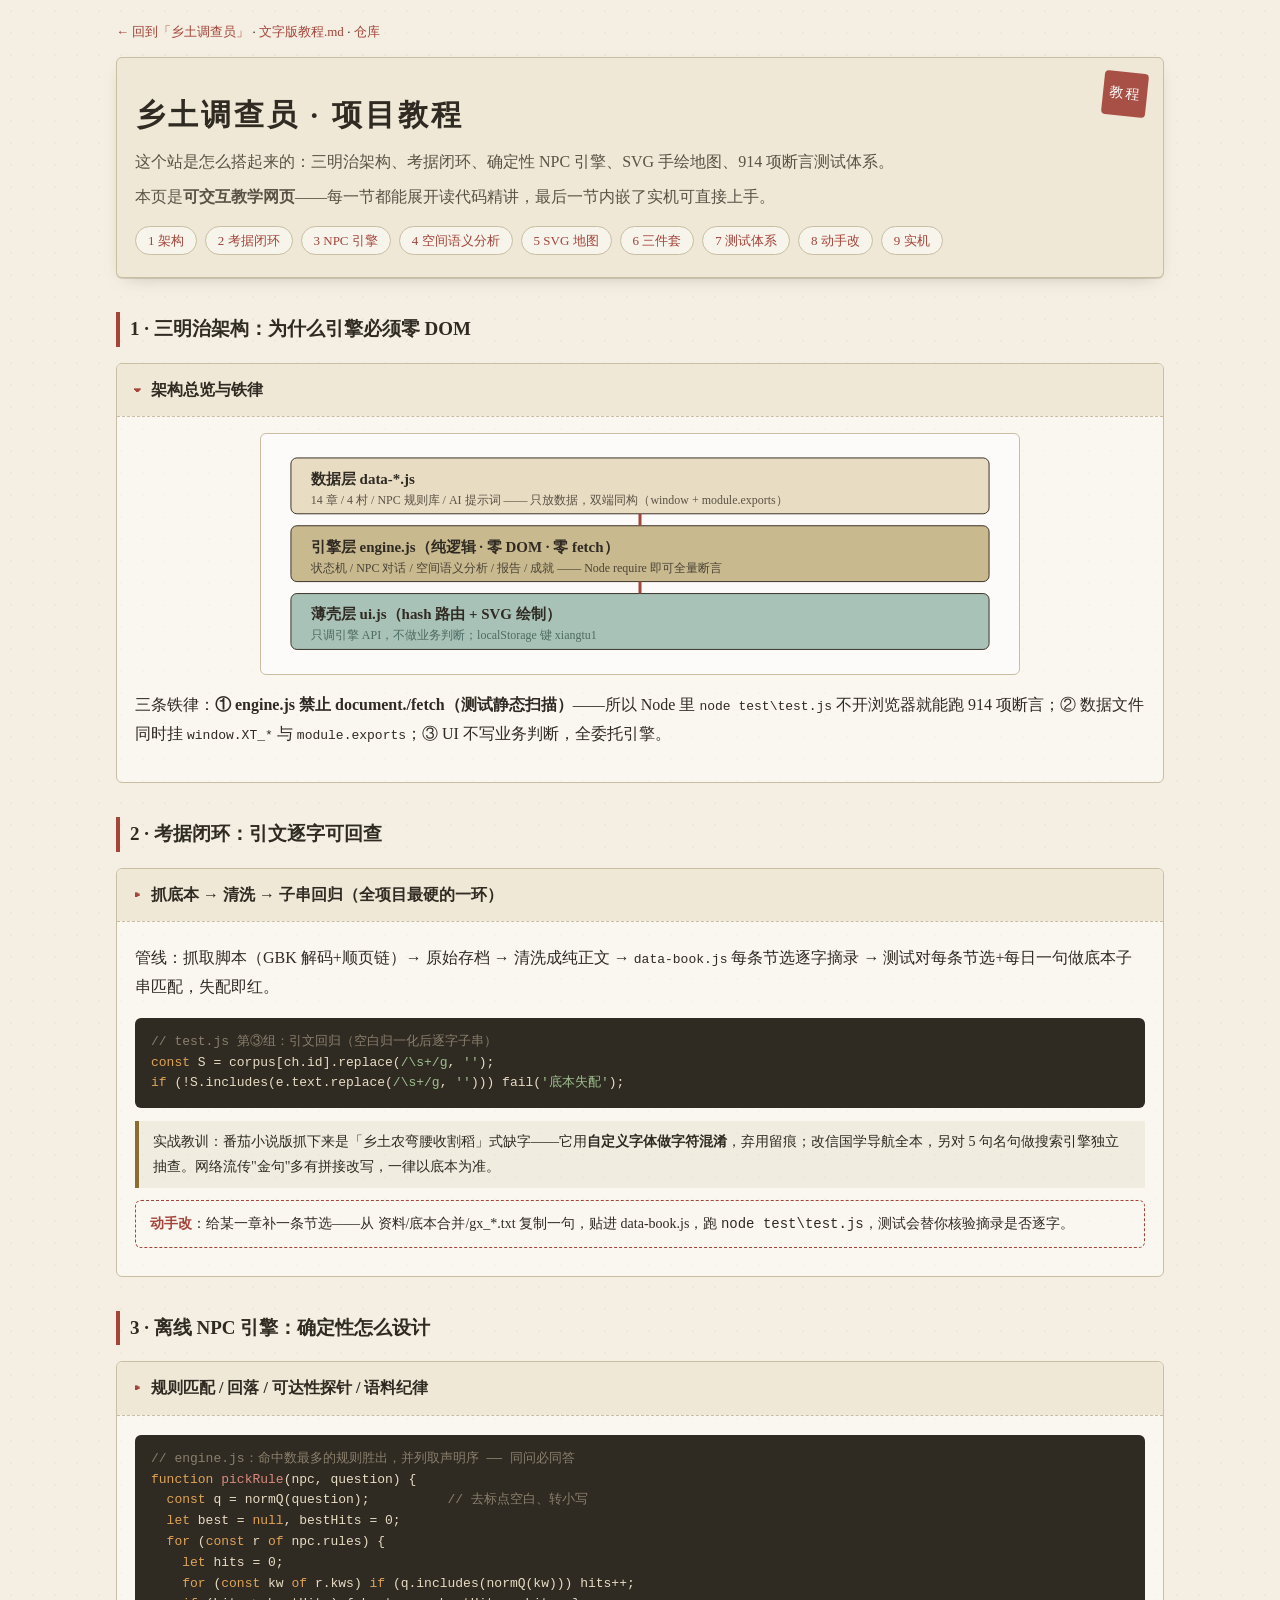
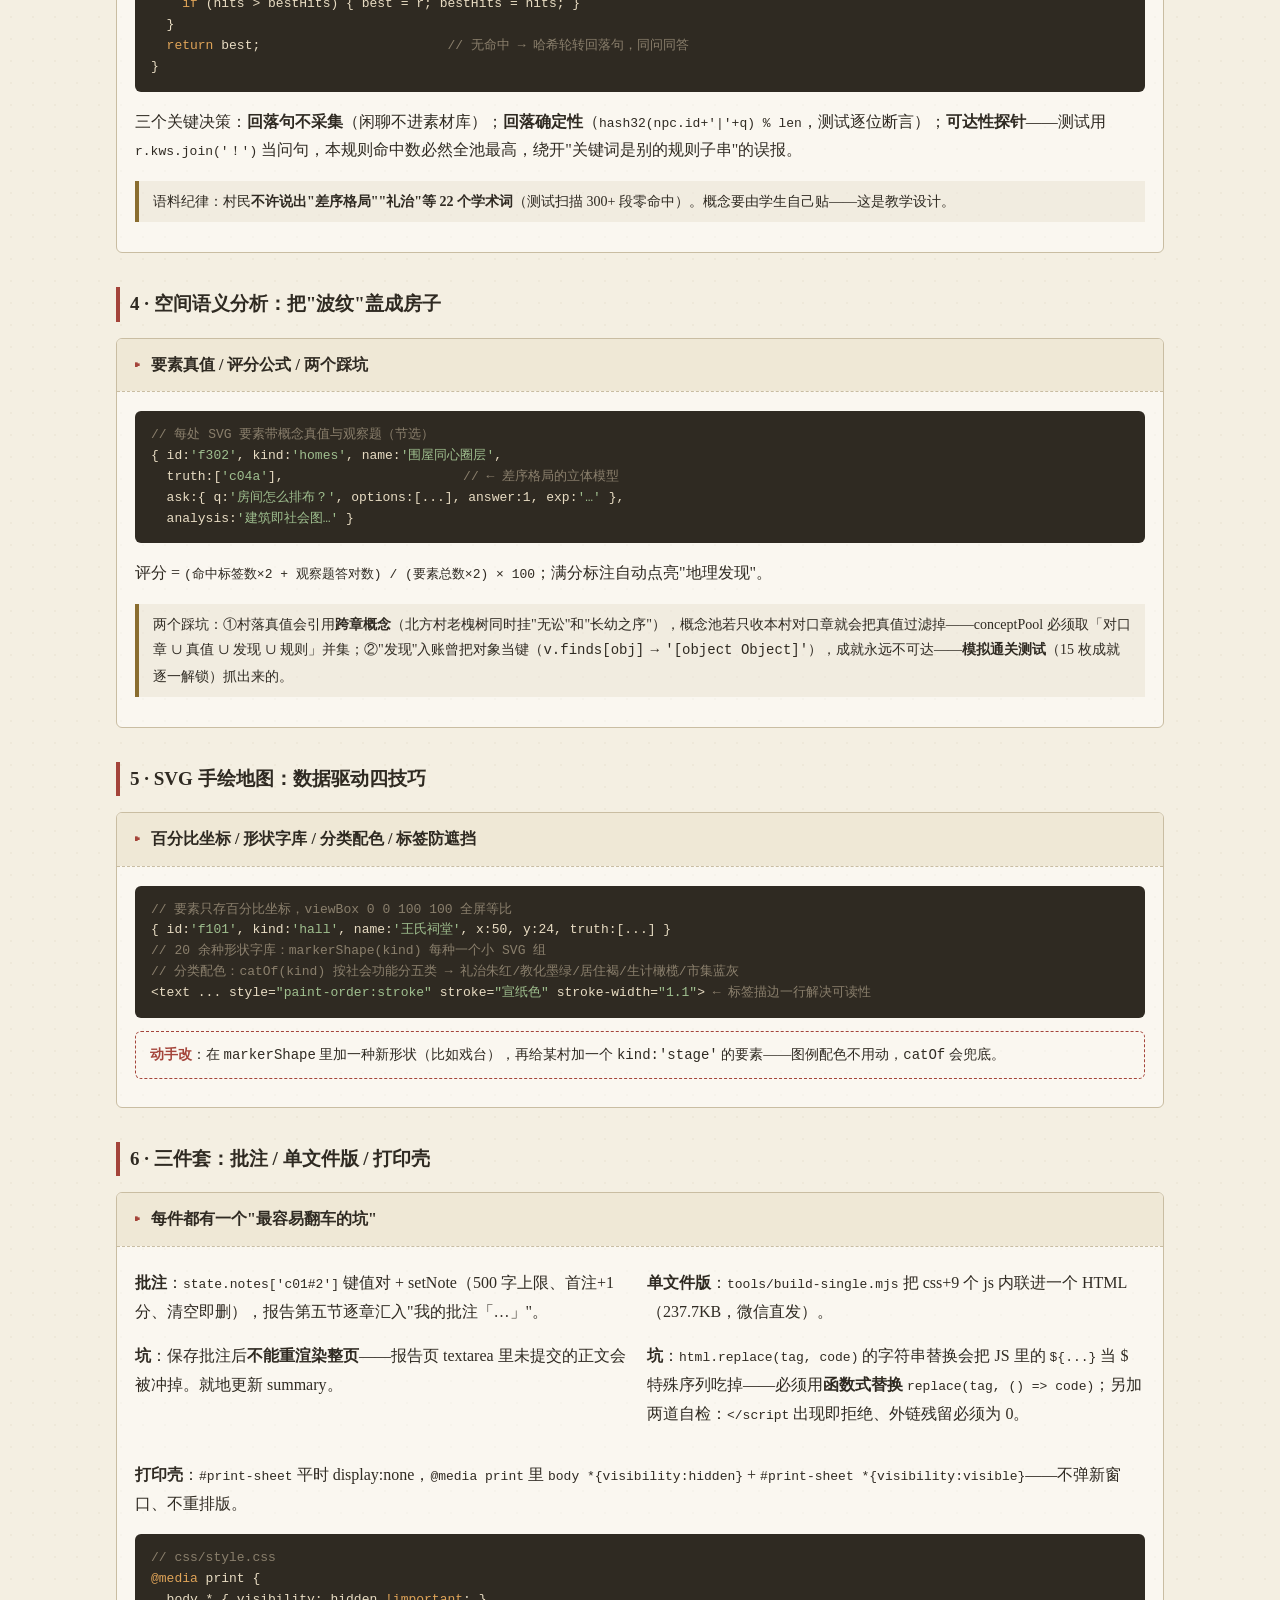
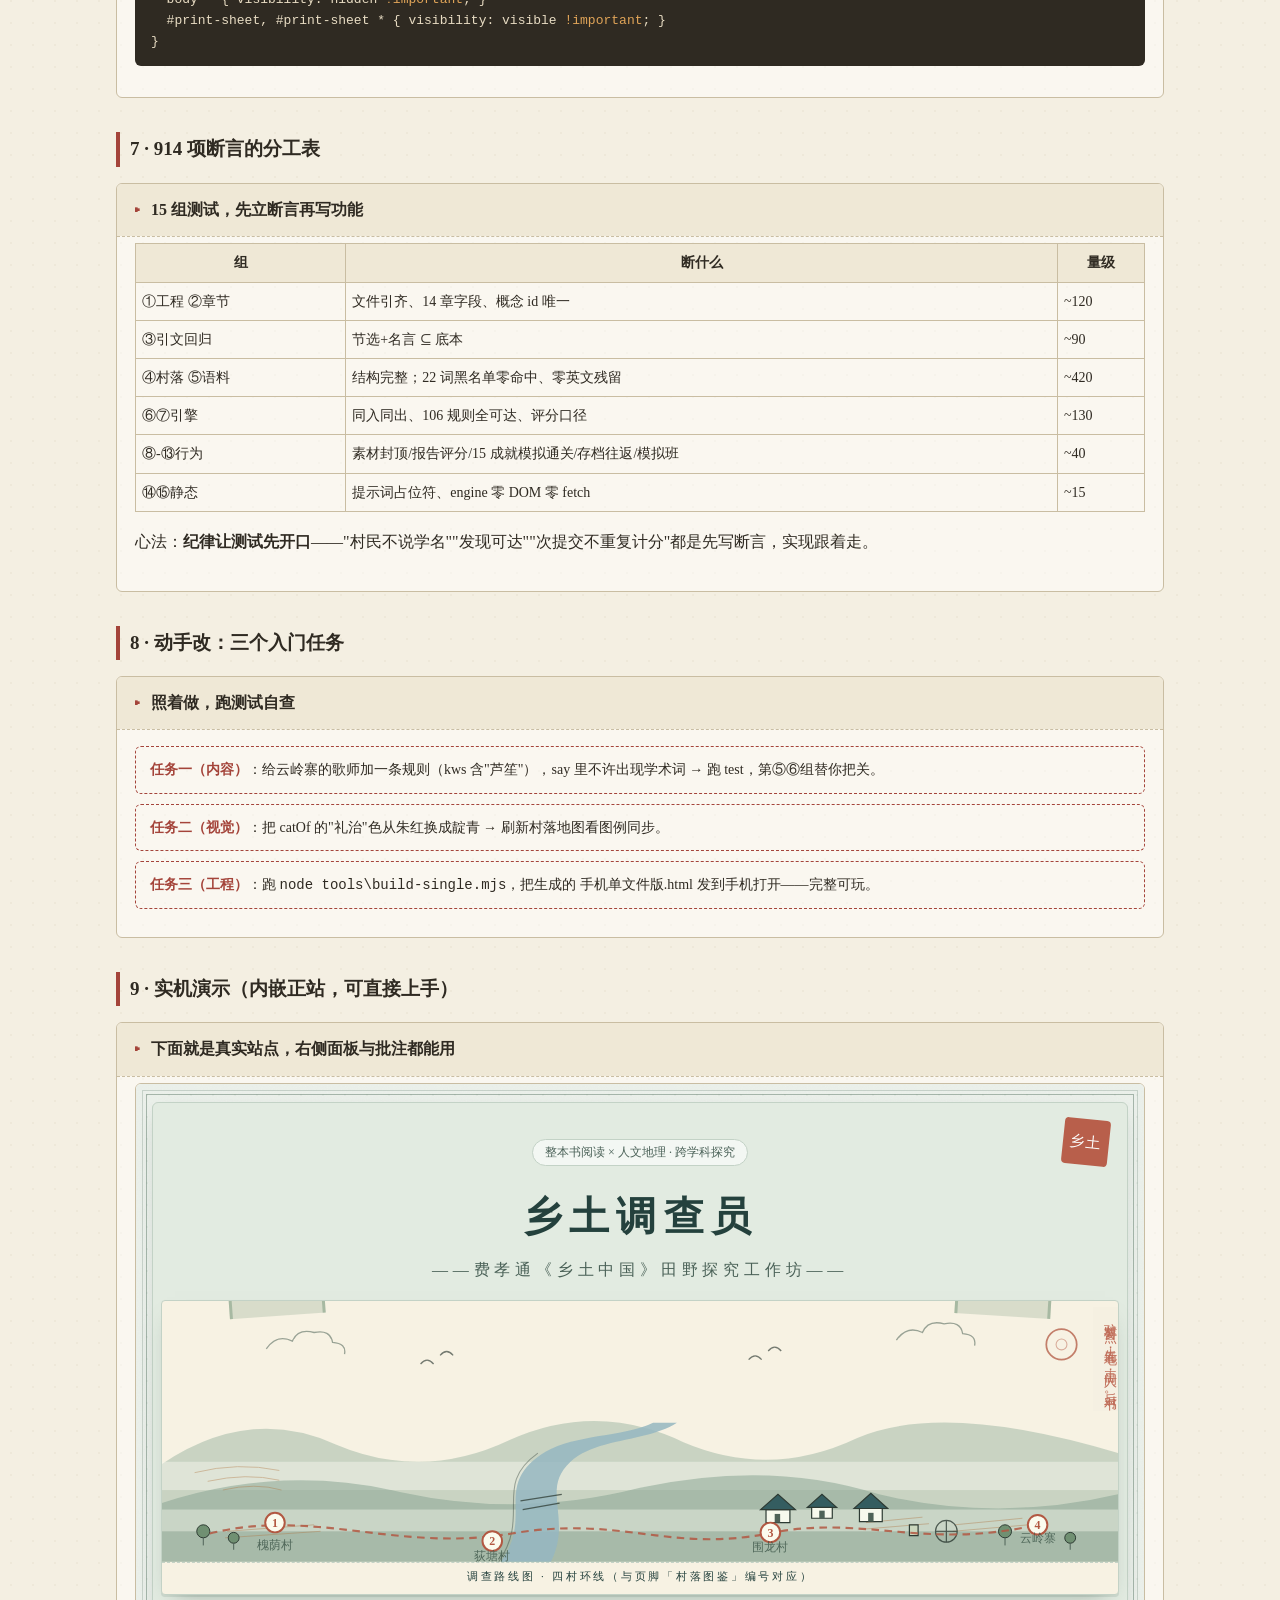
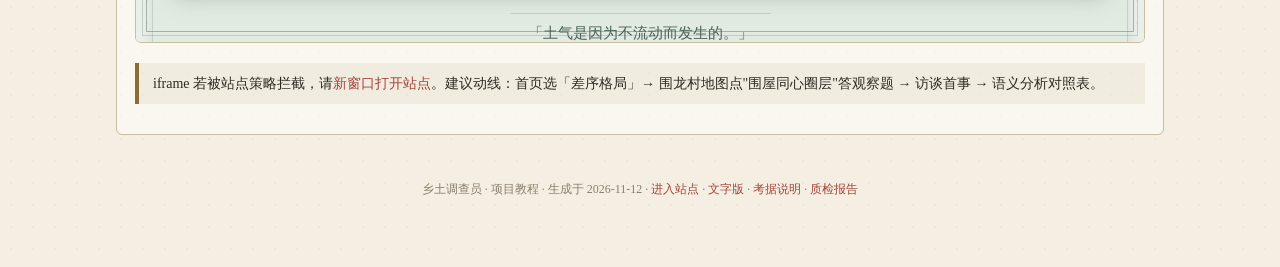
<file: 教程.html>
<!DOCTYPE html>
<html lang="zh-CN">
<head>
<meta charset="UTF-8"/>
<meta name="viewport" content="width=device-width, initial-scale=1.0"/>
<title>教程 · 乡土调查员是怎么搭起来的</title>
<style>
  :root { --paper:#f4efe2; --paper2:#efe8d6; --ink:#2f2a22; --ink2:#5a5245; --ink3:#8a7f6c; --line:#c9bda2; --cin:#a4443a; --gold:#8a6d2f; --green:#55663f; }
  * { box-sizing:border-box; }
  body { margin:0; background:var(--paper); color:var(--ink); font-family:"Noto Serif SC","Source Han Serif SC","SimSun",serif; line-height:1.8;
         background-image:radial-gradient(rgba(120,100,60,.05) 1px,transparent 1px); background-size:22px 22px; }
  .wrap { max-width:1080px; margin:0 auto; padding:20px 16px 70px; }
  a { color:var(--cin); text-decoration:none; }
  h1 { font-size:30px; letter-spacing:.1em; margin:8px 0 4px; }
  h2 { font-size:19px; margin:34px 0 12px; padding-left:10px; border-left:4px solid var(--cin); }
  .crumb { font-size:13px; margin-bottom:14px; }
  .hero { border:1px solid var(--line); border-radius:6px; background:var(--paper2); padding:22px 18px; position:relative; box-shadow:0 1px 0 rgba(90,82,69,.18),0 6px 18px -10px rgba(60,50,30,.35); }
  .hero::after { content:"教程"; position:absolute; right:16px; top:14px; width:44px; height:44px; line-height:44px; text-align:center; color:#fff; background:var(--cin); border-radius:4px; font-size:14px; letter-spacing:2px; transform:rotate(6deg); opacity:.92; }
  .hero p { margin:6px 0; color:var(--ink2); }
  .toc { display:flex; flex-wrap:wrap; gap:8px; margin:14px 0 0; }
  .toc a { border:1px solid var(--line); border-radius:999px; padding:2px 12px; font-size:13px; background:#fff8; }
  .sec { border:1px solid var(--line); border-radius:6px; background:#fff7; margin:16px 0; overflow:hidden; }
  .sec > summary { list-style:none; cursor:pointer; padding:12px 16px; font-weight:700; font-size:16px; background:var(--paper2); display:flex; gap:10px; align-items:center; }
  .sec > summary::before { content:"▾"; color:var(--cin); }
  .sec:not([open]) > summary::before { content:"▸"; }
  .sec > .inner { padding:6px 18px 18px; border-top:1px dashed var(--line); }
  pre { background:#2f2a22; color:#e8dcc3; padding:14px 16px; border-radius:6px; overflow-x:auto; font-size:13px; line-height:1.6; font-family:Consolas,"Courier New",monospace; }
  pre .k { color:#e0a458; } pre .s { color:#9fbf8f; } pre .c { color:#8a7f6c; } pre .fn { color:#d98a7e; }
  .note { border-left:4px solid var(--gold); background:rgba(138,109,47,.08); padding:8px 14px; margin:12px 0; font-size:14px; }
  .task { border:1px dashed var(--cin); border-radius:6px; padding:10px 14px; margin:10px 0; font-size:14px; }
  .task b { color:var(--cin); }
  iframe { width:100%; height:560px; border:1px solid var(--line); border-radius:6px; background:#fff; }
  .grid2 { display:grid; grid-template-columns:1fr 1fr; gap:14px; }
  @media (max-width:760px){ .grid2 { grid-template-columns:1fr; } pre{font-size:12px;} }
  .foot { text-align:center; color:var(--ink3); font-size:12px; margin-top:44px; }
  svg.arch { width:100%; max-width:760px; display:block; margin:10px auto; background:#fff9; border:1px solid var(--line); border-radius:6px; }
</style>
</head>
<body>
<div class="wrap">
  <div class="crumb"><a href="./index.html">← 回到「乡土调查员」</a> · <a href="docs/教程.md">文字版教程.md</a> · <a href="https://github.com/dingdjfjs-star/xiangtu-surveyor">仓库</a></div>
  <header class="hero">
    <h1>乡土调查员 · 项目教程</h1>
    <p>这个站是怎么搭起来的：三明治架构、考据闭环、确定性 NPC 引擎、SVG 手绘地图、914 项断言测试体系。</p>
    <p>本页是<b>可交互教学网页</b>——每一节都能展开读代码精讲，最后一节内嵌了实机可直接上手。</p>
    <nav class="toc">
      <a href="#s1">1 架构</a><a href="#s2">2 考据闭环</a><a href="#s3">3 NPC 引擎</a><a href="#s4">4 空间语义分析</a><a href="#s5">5 SVG 地图</a><a href="#s6">6 三件套</a><a href="#s7">7 测试体系</a><a href="#s8">8 动手改</a><a href="#s9">9 实机</a>
    </nav>
  </header>

  <h2 id="s1">1 · 三明治架构：为什么引擎必须零 DOM</h2>
  <div class="sec" open><summary>架构总览与铁律</summary><div class="inner">
    <svg class="arch" viewBox="0 0 760 240" role="img" aria-label="三层架构示意图">
      <g font-family="serif" font-size="15" fill="#2f2a22">
        <rect x="30" y="24" width="700" height="56" rx="6" fill="#e8dcc3" stroke="#3d3428"/>
        <text x="50" y="50" font-weight="bold">数据层 data-*.js</text>
        <text x="50" y="70" font-size="12" fill="#5a5245">14 章 / 4 村 / NPC 规则库 / AI 提示词 —— 只放数据，双端同构（window + module.exports）</text>
        <rect x="30" y="92" width="700" height="56" rx="6" fill="#c9b98f" stroke="#3d3428"/>
        <text x="50" y="118" font-weight="bold">引擎层 engine.js（纯逻辑 · 零 DOM · 零 fetch）</text>
        <text x="50" y="138" font-size="12" fill="#4a4436">状态机 / NPC 对话 / 空间语义分析 / 报告 / 成就 —— Node require 即可全量断言</text>
        <rect x="30" y="160" width="700" height="56" rx="6" fill="#a9c2b8" stroke="#3d3428"/>
        <text x="50" y="186" font-weight="bold">薄壳层 ui.js（hash 路由 + SVG 绘制）</text>
        <text x="50" y="206" font-size="12" fill="#4c6b62">只调引擎 API，不做业务判断；localStorage 键 xiangtu1</text>
        <path d="M380,80 L380,92 M380,148 L380,160" stroke="#a4443a" stroke-width="3" marker-end="none"/>
      </g>
    </svg>
    <p>三条铁律：<b>① engine.js 禁止 document./fetch（测试静态扫描）</b>——所以 Node 里 <code>node test\test.js</code> 不开浏览器就能跑 914 项断言；② 数据文件同时挂 <code>window.XT_*</code> 与 <code>module.exports</code>；③ UI 不写业务判断，全委托引擎。</p>
  </div></div>

  <h2 id="s2">2 · 考据闭环：引文逐字可回查</h2>
  <div class="sec"><summary>抓底本 → 清洗 → 子串回归（全项目最硬的一环）</summary><div class="inner">
    <p>管线：抓取脚本（GBK 解码+顺页链）→ 原始存档 → 清洗成纯正文 → <code>data-book.js</code> 每条节选逐字摘录 → 测试对每条节选+每日一句做底本子串匹配，失配即红。</p>
    <pre><span class="c">// test.js 第③组：引文回归（空白归一化后逐字子串）</span>
<span class="k">const</span> S = corpus[ch.id].replace(<span class="s">/\s+/g</span>, <span class="s">''</span>);
<span class="k">if</span> (!S.includes(e.text.replace(<span class="s">/\s+/g</span>, <span class="s">''</span>))) fail(<span class="s">'底本失配'</span>);</pre>
    <div class="note">实战教训：番茄小说版抓下来是「乡土农弯腰收割稻」式缺字——它用<b>自定义字体做字符混淆</b>，弃用留痕；改信国学导航全本，另对 5 句名句做搜索引擎独立抽查。网络流传"金句"多有拼接改写，一律以底本为准。</div>
    <div class="task"><b>动手改</b>：给某一章补一条节选——从 资料/底本合并/gx_*.txt 复制一句，贴进 data-book.js，跑 <code>node test\test.js</code>，测试会替你核验摘录是否逐字。</div>
  </div></div>

  <h2 id="s3">3 · 离线 NPC 引擎：确定性怎么设计</h2>
  <div class="sec"><summary>规则匹配 / 回落 / 可达性探针 / 语料纪律</summary><div class="inner">
    <pre><span class="c">// engine.js：命中数最多的规则胜出，并列取声明序 —— 同问必同答</span>
<span class="k">function</span> <span class="fn">pickRule</span>(npc, question) {
  <span class="k">const</span> q = normQ(question);          <span class="c">// 去标点空白、转小写</span>
  <span class="k">let</span> best = <span class="k">null</span>, bestHits = 0;
  <span class="k">for</span> (<span class="k">const</span> r <span class="k">of</span> npc.rules) {
    <span class="k">let</span> hits = 0;
    <span class="k">for</span> (<span class="k">const</span> kw <span class="k">of</span> r.kws) <span class="k">if</span> (q.includes(normQ(kw))) hits++;
    <span class="k">if</span> (hits &gt; bestHits) { best = r; bestHits = hits; }
  }
  <span class="k">return</span> best;                        <span class="c">// 无命中 → 哈希轮转回落句，同问同答</span>
}</pre>
    <p>三个关键决策：<b>回落句不采集</b>（闲聊不进素材库）；<b>回落确定性</b>（<code>hash32(npc.id+'|'+q) % len</code>，测试逐位断言）；<b>可达性探针</b>——测试用 <code>r.kws.join('！')</code> 当问句，本规则命中数必然全池最高，绕开"关键词是别的规则子串"的误报。</p>
    <div class="note">语料纪律：村民<b>不许说出"差序格局""礼治"等 22 个学术词</b>（测试扫描 300+ 段零命中）。概念要由学生自己贴——这是教学设计。</div>
  </div></div>

  <h2 id="s4">4 · 空间语义分析：把"波纹"盖成房子</h2>
  <div class="sec"><summary>要素真值 / 评分公式 / 两个踩坑</summary><div class="inner">
    <pre><span class="c">// 每处 SVG 要素带概念真值与观察题（节选）</span>
{ id:<span class="s">'f302'</span>, kind:<span class="s">'homes'</span>, name:<span class="s">'围屋同心圈层'</span>,
  truth:[<span class="s">'c04a'</span>],                       <span class="c">// ← 差序格局的立体模型</span>
  ask:{ q:<span class="s">'房间怎么排布？'</span>, options:[...], answer:1, exp:<span class="s">'…'</span> },
  analysis:<span class="s">'建筑即社会图…'</span> }</pre>
    <p>评分 = <code>(命中标签数×2 + 观察题答对数) / (要素总数×2) × 100</code>；满分标注自动点亮"地理发现"。</p>
    <div class="note">两个踩坑：①村落真值会引用<b>跨章概念</b>（北方村老槐树同时挂"无讼"和"长幼之序"），概念池若只收本村对口章就会把真值过滤掉——conceptPool 必须取「对口章 ∪ 真值 ∪ 发现 ∪ 规则」并集；②"发现"入账曾把对象当键（<code>v.finds[obj]</code> → <code>'[object Object]'</code>），成就永远不可达——<b>模拟通关测试</b>（15 枚成就逐一解锁）抓出来的。</div>
  </div></div>

  <h2 id="s5">5 · SVG 手绘地图：数据驱动四技巧</h2>
  <div class="sec"><summary>百分比坐标 / 形状字库 / 分类配色 / 标签防遮挡</summary><div class="inner">
    <pre><span class="c">// 要素只存百分比坐标，viewBox 0 0 100 100 全屏等比</span>
{ id:<span class="s">'f101'</span>, kind:<span class="s">'hall'</span>, name:<span class="s">'王氏祠堂'</span>, x:50, y:24, truth:[...] }
<span class="c">// 20 余种形状字库：markerShape(kind) 每种一个小 SVG 组</span>
<span class="c">// 分类配色：catOf(kind) 按社会功能分五类 → 礼治朱红/教化墨绿/居住褐/生计橄榄/市集蓝灰</span>
&lt;text ... style=<span class="s">"paint-order:stroke"</span> stroke=<span class="s">"宣纸色"</span> stroke-width=<span class="s">"1.1"</span>&gt;<span class="c"> ← 标签描边一行解决可读性</span></pre>
    <div class="task"><b>动手改</b>：在 <code>markerShape</code> 里加一种新形状（比如戏台），再给某村加一个 <code>kind:'stage'</code> 的要素——图例配色不用动，<code>catOf</code> 会兜底。</div>
  </div></div>

  <h2 id="s6">6 · 三件套：批注 / 单文件版 / 打印壳</h2>
  <div class="sec"><summary>每件都有一个"最容易翻车的坑"</summary><div class="inner">
    <div class="grid2">
      <div>
        <p><b>批注</b>：<code>state.notes['c01#2']</code> 键值对 + setNote（500 字上限、首注+1分、清空即删），报告第五节逐章汇入"我的批注「…」"。</p>
        <p><b>坑</b>：保存批注后<b>不能重渲染整页</b>——报告页 textarea 里未提交的正文会被冲掉。就地更新 summary。</p>
      </div>
      <div>
        <p><b>单文件版</b>：<code>tools/build-single.mjs</code> 把 css+9 个 js 内联进一个 HTML（237.7KB，微信直发）。</p>
        <p><b>坑</b>：<code>html.replace(tag, code)</code> 的字符串替换会把 JS 里的 <code>${...}</code> 当 $ 特殊序列吃掉——必须用<b>函数式替换</b> <code>replace(tag, () =&gt; code)</code>；另加两道自检：<code>&lt;/script</code> 出现即拒绝、外链残留必须为 0。</p>
      </div>
    </div>
    <p><b>打印壳</b>：<code>#print-sheet</code> 平时 display:none，<code>@media print</code> 里 <code>body *{visibility:hidden}</code> + <code>#print-sheet *{visibility:visible}</code>——不弹新窗口、不重排版。</p>
    <pre><span class="c">// css/style.css</span>
<span class="k">@media</span> print {
  body * { visibility: hidden <span class="k">!important</span>; }
  #print-sheet, #print-sheet * { visibility: visible <span class="k">!important</span>; }
}</pre>
  </div></div>

  <h2 id="s7">7 · 914 项断言的分工表</h2>
  <div class="sec"><summary>15 组测试，先立断言再写功能</summary><div class="inner">
    <table style="width:100%;border-collapse:collapse;font-size:14px">
      <tr><th style="border:1px solid var(--line);background:var(--paper2);padding:6px">组</th><th style="border:1px solid var(--line);background:var(--paper2);padding:6px">断什么</th><th style="border:1px solid var(--line);background:var(--paper2);padding:6px">量级</th></tr>
      <tr><td style="border:1px solid var(--line);padding:6px">①工程 ②章节</td><td style="border:1px solid var(--line);padding:6px">文件引齐、14 章字段、概念 id 唯一</td><td style="border:1px solid var(--line);padding:6px">~120</td></tr>
      <tr><td style="border:1px solid var(--line);padding:6px">③引文回归</td><td style="border:1px solid var(--line);padding:6px">节选+名言 ⊆ 底本</td><td style="border:1px solid var(--line);padding:6px">~90</td></tr>
      <tr><td style="border:1px solid var(--line);padding:6px">④村落 ⑤语料</td><td style="border:1px solid var(--line);padding:6px">结构完整；22 词黑名单零命中、零英文残留</td><td style="border:1px solid var(--line);padding:6px">~420</td></tr>
      <tr><td style="border:1px solid var(--line);padding:6px">⑥⑦引擎</td><td style="border:1px solid var(--line);padding:6px">同入同出、106 规则全可达、评分口径</td><td style="border:1px solid var(--line);padding:6px">~130</td></tr>
      <tr><td style="border:1px solid var(--line);padding:6px">⑧-⑬行为</td><td style="border:1px solid var(--line);padding:6px">素材封顶/报告评分/15 成就模拟通关/存档往返/模拟班</td><td style="border:1px solid var(--line);padding:6px">~40</td></tr>
      <tr><td style="border:1px solid var(--line);padding:6px">⑭⑮静态</td><td style="border:1px solid var(--line);padding:6px">提示词占位符、engine 零 DOM 零 fetch</td><td style="border:1px solid var(--line);padding:6px">~15</td></tr>
    </table>
    <p>心法：<b>纪律让测试先开口</b>——"村民不说学名""发现可达""次提交不重复计分"都是先写断言，实现跟着走。</p>
  </div></div>

  <h2 id="s8">8 · 动手改：三个入门任务</h2>
  <div class="sec"><summary>照着做，跑测试自查</summary><div class="inner">
    <div class="task"><b>任务一（内容）</b>：给云岭寨的歌师加一条规则（kws 含"芦笙"），say 里不许出现学术词 → 跑 test，第⑤⑥组替你把关。</div>
    <div class="task"><b>任务二（视觉）</b>：把 catOf 的"礼治"色从朱红换成靛青 → 刷新村落地图看图例同步。</div>
    <div class="task"><b>任务三（工程）</b>：跑 <code>node tools\build-single.mjs</code>，把生成的 手机单文件版.html 发到手机打开——完整可玩。</div>
  </div></div>

  <h2 id="s9">9 · 实机演示（内嵌正站，可直接上手）</h2>
  <div class="sec"><summary>下面就是真实站点，右侧面板与批注都能用</summary><div class="inner">
    <iframe src="./index.html" title="乡土调查员实机演示" loading="lazy"></iframe>
    <p class="note" style="margin-top:10px">iframe 若被站点策略拦截，请<a href="./index.html" target="_blank">新窗口打开站点</a>。建议动线：首页选「差序格局」→ 围龙村地图点"围屋同心圈层"答观察题 → 访谈首事 → 语义分析对照表。</p>
  </div></div>

  <div class="foot">乡土调查员 · 项目教程 · 生成于 2026-11-12 · <a href="./index.html">进入站点</a> · <a href="docs/教程.md">文字版</a> · <a href="report/考据说明.md">考据说明</a> · <a href="report/质检报告.md">质检报告</a></div>
</div>
</body>
</html>
</file>
<file: css/style.css>
/* 乡土调查员 · 纸墨手记风（宣纸底 / 墨字 / 朱砂印；无渐变无 emoji） */
:root {
  --paper: #eef2ec;
  --paper-2: #e2ebe1;
  --ink: #24413d;
  --ink-2: #4a6157;
  --ink-3: #7d9188;
  --line: #c3d2c6;
  --cinnabar: #b5543f;
  --cinnabar-2: #9c4534;
  --green: #2f5d62;
  --gold: #b0713a;
  --shadow: 0 1px 0 rgba(70, 100, 82, .18), 0 6px 18px -10px rgba(35, 62, 50, .38);
  --radius: 6px;
}
* { box-sizing: border-box; }
html { -webkit-text-size-adjust: 100%; }
body {
  margin: 0; background: var(--paper);
  color: var(--ink);
  font-family: "Noto Serif SC", "Source Han Serif SC", "SimSun", "Songti SC", serif;
  line-height: 1.75;
  background-image: radial-gradient(rgba(60, 95, 75, .05) 1px, transparent 1px);
  background-size: 22px 22px;
}
#app { max-width: 1020px; margin: 0 auto; padding: 18px 16px 60px; }
a { color: var(--cinnabar); text-decoration: none; }
a:hover { text-decoration: underline; }
h1, h2, h3 { font-weight: 700; letter-spacing: .04em; }
h1 { font-size: 26px; margin: 10px 0 6px; }
h2 { font-size: 19px; margin: 26px 0 10px; padding-left: 10px; border-left: 4px solid var(--cinnabar); }
h3 { font-size: 16px; margin: 8px 0; }
p { margin: 8px 0; }
.empty { color: var(--ink-3); padding: 26px 0; text-align: center; border: 1px dashed var(--line); border-radius: var(--radius); }
.hint { color: var(--ink-3); font-size: 13px; }

/* 首页 hero */
.hero { text-align: center; padding: 34px 12px 22px; border: 1px solid var(--line); border-radius: var(--radius); background: var(--paper-2); position: relative; box-shadow: var(--shadow); }
.hero::after { content: "乡土"; position: absolute; right: 18px; top: 16px; width: 46px; height: 46px; line-height: 46px; text-align: center; color: #fff; background: var(--cinnabar); border-radius: 4px; font-size: 15px; letter-spacing: 2px; opacity: .92; transform: rotate(6deg); }
.hero-badge { display: inline-block; border: 1px solid var(--line); background: #fff9; padding: 2px 12px; border-radius: 999px; font-size: 12px; color: var(--ink-2); margin-bottom: 10px; }
.hero h1 { font-size: 40px; margin: 6px 0 0; letter-spacing: .18em; }
.hero-sub { color: var(--ink-2); letter-spacing: .3em; margin: 4px 0 12px; }
.hero-saying { font-size: 15px; color: var(--ink-2); border-top: 1px solid var(--line); border-bottom: 1px solid var(--line); display: inline-block; padding: 6px 18px; margin: 6px 0 14px; }
.hero-stat { display: flex; gap: 8px; justify-content: center; flex-wrap: wrap; margin: 8px 0 14px; }
.hero-nav { display: flex; gap: 8px; justify-content: center; flex-wrap: wrap; }

/* chips 与按钮 */
.chip { display: inline-block; border: 1px solid var(--line); background: #fff8; border-radius: 999px; padding: 1px 10px; font-size: 12px; color: var(--ink-2); }
.chip.big { font-size: 14px; padding: 3px 14px; }
.chip.ok { border-color: var(--green); color: var(--green); }
.chip.bad { border-color: var(--cinnabar); color: var(--cinnabar); }
.chip.ghost { background: transparent; }
.chip.sm { font-size: 11px; padding: 0 8px; }
.btn { display: inline-block; border: 1px solid var(--ink-2); background: var(--paper-2); color: var(--ink); border-radius: var(--radius); padding: 6px 16px; font-size: 14px; cursor: pointer; font-family: inherit; letter-spacing: .05em; }
.btn:hover { background: #fff; text-decoration: none; }
.btn.primary { background: var(--cinnabar); border-color: var(--cinnabar); color: #fff; }
.btn.primary:hover { background: #9c4534; }
.btn.ghost { background: transparent; }
.btn.sm { padding: 2px 10px; font-size: 12px; }
.btn:disabled { opacity: .5; cursor: not-allowed; }

/* 章节/村落卡 */
.sec-sub { color: var(--ink-2); font-size: 14px; margin-top: 0; }
.chgrid { display: grid; grid-template-columns: repeat(auto-fill, minmax(280px, 1fr)); gap: 12px; }
.chcard { display: flex; gap: 12px; border: 1px solid var(--line); background: #fff7; border-radius: var(--radius); padding: 12px; color: inherit; box-shadow: var(--shadow); }
.chcard:hover { background: #fff; text-decoration: none; }
.chcard.read { background: var(--paper-2); }
.chno { flex: 0 0 auto; width: 40px; height: 40px; border: 1px solid var(--cinnabar); color: var(--cinnabar); border-radius: 4px; display: flex; align-items: center; justify-content: center; font-size: 18px; }
.chbody { min-width: 0; }
.chtitle { font-weight: 700; font-size: 16px; }
.chtheme { font-size: 12px; color: var(--cinnabar); border: 1px solid var(--cinnabar); padding: 0 6px; border-radius: 999px; margin-left: 4px; font-weight: 400; }
.chblurb { font-size: 13px; color: var(--ink-2); margin: 4px 0; }
.chmeta { display: flex; gap: 6px; flex-wrap: wrap; }
.vilgrid { display: grid; grid-template-columns: repeat(auto-fill, minmax(220px, 1fr)); gap: 12px; }
.vilcard { border: 1px solid var(--line); border-radius: var(--radius); padding: 12px; color: inherit; background: #fff7; box-shadow: var(--shadow); }
.vilcard:hover { background: #fff; text-decoration: none; }
.vilname { font-size: 18px; font-weight: 700; }
.viltype { font-size: 12px; color: var(--ink-3); margin: 2px 0 6px; }
.vilprog { font-size: 12px; color: var(--green); }

/* 章节详情 */
.crumb { margin: 8px 0; font-size: 13px; }
.geo-chip { color: var(--gold); font-size: 13px; margin: 0; }
.concgrid { display: grid; grid-template-columns: repeat(auto-fill, minmax(240px, 1fr)); gap: 10px; }
.conc { border: 1px solid var(--line); border-left: 4px solid var(--gold); border-radius: var(--radius); padding: 10px 12px; background: #fff7; }
.conc-name { font-weight: 700; }
.conc-def { font-size: 13px; color: var(--ink-2); }
.excerpt { margin: 12px 0; padding: 12px 14px; border: 1px solid var(--line); border-left: 4px solid var(--cinnabar); background: #fff9; border-radius: var(--radius); }
.extag { display: inline-block; font-size: 11px; color: #fff; background: var(--cinnabar); border-radius: 3px; padding: 0 6px; margin-right: 8px; vertical-align: 2px; }
.tasks { padding-left: 20px; }
.tasks .hint { margin-left: 6px; }
.action-row { display: flex; gap: 10px; align-items: center; flex-wrap: wrap; margin-top: 10px; }

/* 村落 */
.tabs { display: flex; gap: 4px; flex-wrap: wrap; border-bottom: 2px solid var(--line); margin: 14px 0; }
.tabs a { padding: 6px 14px; color: var(--ink-2); border: 1px solid transparent; border-bottom: none; border-radius: 6px 6px 0 0; }
.tabs a.on { background: var(--paper-2); border-color: var(--line); color: var(--ink); font-weight: 700; }
.progress-chips { display: flex; gap: 6px; flex-wrap: wrap; margin: 6px 0; }
.gtab, .atab, .ctab { width: 100%; border-collapse: collapse; font-size: 14px; background: #fff7; }
.gtab th, .atab th, .ctab th, .gtab td, .atab td, .ctab td { border: 1px solid var(--line); padding: 6px 10px; text-align: left; vertical-align: top; }
.gtab th, .atab th, .ctab th { background: var(--paper-2); width: 130px; white-space: nowrap; }
.vmap { width: 100%; max-width: 640px; display: block; margin: 0 auto; border: 1px solid var(--line); border-radius: var(--radius); background: #fff7; box-shadow: var(--shadow); }
.npcgrid { display: grid; grid-template-columns: repeat(auto-fill, minmax(200px, 1fr)); gap: 10px; }
.npccard { border: 1px solid var(--line); border-radius: var(--radius); padding: 10px; background: #fff7; }
.npc-name { font-weight: 700; font-size: 16px; }
.npc-role { color: var(--cinnabar); font-size: 12px; margin: 2px 0 6px; }
.npc-knows { font-size: 12px; color: var(--ink-2); margin-bottom: 8px; }
.findlist .find { border: 1px dashed var(--line); border-radius: var(--radius); padding: 8px 12px; margin: 6px 0; color: var(--ink-3); }
.findlist .find.on { border: 1px solid var(--gold); color: var(--ink); background: #fff9; }
.findlist .find.on b { color: var(--gold); }

/* 地图观察 */
.mapwrap { display: grid; grid-template-columns: minmax(0, 1.6fr) minmax(0, 1fr); gap: 14px; align-items: start; }
@media (max-width: 760px) { .mapwrap { grid-template-columns: 1fr; } }
.sidepanel { border: 1px solid var(--line); border-radius: var(--radius); background: #fff7; padding: 12px; min-height: 200px; box-shadow: var(--shadow); }
.fnote { color: var(--ink-2); font-size: 14px; }
.ask { margin: 10px 0 4px; font-size: 14px; }
.opts { display: flex; flex-direction: column; gap: 6px; margin: 8px 0; }
.opt { font-size: 14px; }
.ask-result { margin-top: 8px; padding: 8px 10px; border-radius: var(--radius); font-size: 13px; }
.ask-result.ok { border: 1px solid var(--green); color: var(--green); background: #e7efe9; }
.ask-result.bad { border: 1px solid var(--cinnabar); color: var(--cinnabar-2); background: #f7ece7; }
.okline { color: var(--green); font-size: 13px; }
.badline { color: var(--cinnabar-2); font-size: 13px; }
.taggrid, .tagrow { display: flex; flex-wrap: wrap; gap: 8px; }
.tagpick { border: 1px solid var(--line); border-radius: 999px; padding: 3px 10px; font-size: 13px; background: #fff8; cursor: pointer; }
.tagpick.sm { font-size: 12px; padding: 2px 8px; }
.tagpick input { vertical-align: -2px; }
.tagfrom { color: var(--ink-3); font-size: 11px; margin-left: 4px; }
svg .fm { cursor: pointer; outline: none; }
svg .fm:focus text, svg .fm:hover text { fill: var(--cinnabar); }
svg .fm.seen > g { opacity: .95; }
svg .fm.seen text { fill: var(--green); }
svg .fm.seen > g:first-child { filter: none; }
svg .fm.seen circle:first-child, svg .fm.seen rect:first-child { stroke: var(--green); }

/* 访谈 */
.npctabs { display: flex; gap: 6px; flex-wrap: wrap; margin: 8px 0 12px; }
.npctab { border: 1px solid var(--line); background: #fff8; border-radius: var(--radius); padding: 6px 12px; cursor: pointer; font-family: inherit; font-size: 14px; }
.npctab span { display: block; font-size: 11px; color: var(--ink-3); }
.npctab.on { border-color: var(--cinnabar); background: var(--paper-2); box-shadow: var(--shadow); }
.modebadge { font-size: 12px; color: var(--ink-3); margin: 0; }
.chatwrap { border: 1px solid var(--line); border-radius: var(--radius); background: #fff9; box-shadow: var(--shadow); }
.chatlog { height: 340px; overflow-y: auto; padding: 14px; display: flex; flex-direction: column; gap: 10px; }
.bub { max-width: 86%; }
.bub .bub-text { padding: 10px 14px; border-radius: 10px; font-size: 15px; white-space: pre-wrap; }
.bub.me { align-self: flex-end; }
.bub.me .bub-text { background: var(--cinnabar); color: #fff; border-bottom-right-radius: 2px; }
.bub.npc { align-self: flex-start; }
.bub.npc .bub-text { background: var(--paper-2); border: 1px solid var(--line); border-bottom-left-radius: 2px; }
.bub-sub { font-size: 11px; color: var(--ink-3); margin-top: 2px; }
.ansmeta { display: flex; gap: 6px; flex-wrap: wrap; align-items: center; margin-top: 8px; }
.chatbar { display: flex; gap: 8px; padding: 10px; border-top: 1px solid var(--line); }
.chatbar input { flex: 1; border: 1px solid var(--line); border-radius: var(--radius); padding: 8px 12px; font-family: inherit; font-size: 15px; background: #fff; }
.mat { border: 1px solid var(--line); border-radius: var(--radius); padding: 8px 12px; margin: 8px 0; background: #fff7; }
.mat-meta { font-size: 12px; color: var(--ink-2); display: flex; gap: 8px; align-items: center; flex-wrap: wrap; }
.mat-text { font-size: 14px; margin-top: 4px; }

/* 分析 */
.score-ring { display: inline-flex; align-items: baseline; border: 2px solid var(--cinnabar); color: var(--cinnabar); border-radius: 50%; width: 72px; height: 72px; align-items: center; justify-content: center; font-size: 22px; }
.score-ring small { font-size: 12px; margin-left: 2px; }
.atab tr.ok td { background: #e7efe9; }
.atab td i { color: var(--ink-3); }
.atab td:nth-child(4) { font-weight: 700; }

/* 报告 */
textarea#report-text { width: 100%; border: 1px solid var(--line); border-radius: var(--radius); padding: 12px; font-family: inherit; font-size: 14px; line-height: 1.8; background: #fff9; }
.gradebox { border: 1px solid var(--gold); border-radius: var(--radius); background: #fff9; padding: 12px 16px; margin-top: 12px; }
.grade-score { font-size: 18px; color: var(--gold); font-weight: 700; }
.reportpre { white-space: pre-wrap; font-family: inherit; border: 1px dashed var(--line); padding: 12px; border-radius: var(--radius); background: #fff9; max-height: 320px; overflow: auto; }
.demo-note { border: 1px dashed var(--gold); color: var(--gold); background: #fff9; padding: 8px 12px; border-radius: var(--radius); font-size: 13px; }

/* 教师端 */
.kpis { display: grid; grid-template-columns: repeat(auto-fill, minmax(150px, 1fr)); gap: 10px; margin: 10px 0; }
.kpi { border: 1px solid var(--line); border-radius: var(--radius); padding: 10px; text-align: center; background: #fff7; }
.kpi b { font-size: 24px; color: var(--cinnabar); display: block; }
.kpi span { font-size: 12px; color: var(--ink-2); }
.atab td.mis { font-size: 12px; color: var(--ink-2); max-width: 280px; }
.formrow { display: flex; gap: 10px; align-items: center; margin: 8px 0; }
.formrow label { flex: 0 0 84px; font-size: 14px; color: var(--ink-2); }
.formrow select, .formrow input { flex: 1; border: 1px solid var(--line); border-radius: var(--radius); padding: 7px 10px; font-family: inherit; background: #fff; max-width: 460px; }
.task, .review { border: 1px solid var(--line); border-radius: var(--radius); background: #fff7; padding: 12px 16px; margin: 10px 0; box-shadow: var(--shadow); }
.review-head { margin-bottom: 6px; }
.verdict-in { flex: 1; border: 1px solid var(--line); border-radius: var(--radius); padding: 6px 10px; font-family: inherit; min-width: 200px; }

/* 成就 */
.lvlbar { height: 14px; border: 1px solid var(--line); border-radius: 999px; background: #fff8; overflow: hidden; }
.lvl-fill { height: 100%; background: var(--cinnabar); }
.achgrid { display: grid; grid-template-columns: repeat(auto-fill, minmax(200px, 1fr)); gap: 10px; }
.ach { border: 1px solid var(--line); border-radius: var(--radius); padding: 10px 14px; color: var(--ink-3); background: #fff5; }
.ach.on { border-color: var(--gold); color: var(--ink); background: #fff9; box-shadow: var(--shadow); }
.ach-name { font-weight: 700; }
.ach.on .ach-name { color: var(--gold); }
.ach-desc { font-size: 12px; }

/* 设置 */
.promptcard { border: 1px solid var(--line); border-radius: var(--radius); background: #fff7; padding: 12px 16px; margin: 10px 0; }
.prompt-head { display: flex; justify-content: space-between; align-items: center; gap: 10px; }
.promptpre { white-space: pre-wrap; font-family: "FangSong", "STFangsong", serif; font-size: 13px; border: 1px dashed var(--line); border-radius: var(--radius); padding: 10px; max-height: 220px; overflow: auto; background: #fff9; }
.foot { text-align: center; color: var(--ink-3); font-size: 12px; margin-top: 40px; }

/* toast */
.toast { position: fixed; left: 50%; bottom: 30px; transform: translateX(-50%) translateY(20px); background: var(--ink); color: var(--paper); padding: 8px 20px; border-radius: 999px; font-size: 14px; opacity: 0; transition: all .3s; z-index: 99; pointer-events: none; max-width: 90vw; }
.toast.on { opacity: .95; transform: translateX(-50%) translateY(0); }

@media print { .toast, .btn { display: none; } }


/* ============================================================
 * 质感升级层（夜跑阶段A）：手绘田野手账风
 * ============================================================ */

/* hero 场景插画与手账元素 */
.hero-scenewrap { position: relative; margin: 10px auto 4px; max-width: 560px; }
.heroscene { width: 100%; display: block; filter: sepia(.08); }
.hero-anno {
  position: absolute; right: -6px; top: 6px;
  font-family: "Kaiti SC", "KaiTi", "STKaiti", serif;
  color: var(--cinnabar); font-size: 13px; line-height: 1.4;
  writing-mode: vertical-rl; letter-spacing: .18em;
  border-right: 1px solid var(--cinnabar);
  padding: 6px 4px 6px 8px; opacity: .85;
  background: rgba(244, 239, 226, .6);
}
.tapenote {
  position: absolute; left: -8px; bottom: -6px;
  background: rgba(106, 143, 113, .18);
  border-left: 3px solid rgba(106, 143, 113, .5);
  border-right: 3px solid rgba(106, 143, 113, .5);
  color: var(--ink-2); font-size: 12px; padding: 3px 16px;
  transform: rotate(-2.5deg); letter-spacing: .2em;
}
.hero-saying { margin-top: 16px; }

/* 章节卡：纸纹 + 印章 + 微动效 */
.chcard {
  position: relative; overflow: hidden;
  background-image: repeating-linear-gradient(0deg, transparent 0 26px, rgba(60, 95, 75, .06) 26px 27px);
  transition: transform .18s ease, box-shadow .18s ease, background .18s ease;
}
.chcard:hover { transform: translateY(-3px); box-shadow: 0 2px 0 rgba(70, 100, 82, .18), 0 14px 26px -12px rgba(35, 62, 50, .48); text-decoration: none; }
.chcard:hover .chno { transform: rotate(-2deg) scale(1.06); }
.chno {
  background: var(--cinnabar); color: #f0f5ee;
  border: none; border-radius: 3px;
  box-shadow: inset 0 0 0 1px rgba(255, 245, 225, .35), 0 2px 5px -2px rgba(130, 55, 42, .6);
  transform: rotate(-3deg);
  transition: transform .18s ease;
  font-weight: 700;
}
.stamp-read {
  position: absolute; top: 8px; right: 10px;
  border: 2px solid var(--green); color: var(--green);
  padding: 0 7px; font-size: 12px; letter-spacing: .3em;
  transform: rotate(7deg); border-radius: 3px;
  background: rgba(255, 255, 255, .4); opacity: .9;
  font-weight: 700;
}

/* 村落卡：脊色 + 悬停 */
.vilcard { position: relative; border-left: 5px solid var(--spine, #7a5a38); background-image: repeating-linear-gradient(0deg, transparent 0 26px, rgba(60, 95, 75, .06) 26px 27px); transition: transform .18s ease, box-shadow .18s ease; }
.vilcard:hover { transform: translateY(-3px); box-shadow: 0 2px 0 rgba(70, 100, 82, .18), 0 14px 26px -12px rgba(35, 62, 50, .48); text-decoration: none; }
.vilcard::after {
  content: "村"; position: absolute; right: 10px; top: 10px;
  width: 26px; height: 26px; line-height: 26px; text-align: center;
  background: var(--spine, #7a5a38); color: #f0f5ee;
  border-radius: 3px; font-size: 13px; transform: rotate(6deg);
  opacity: .9;
}

/* 按钮微动效 */
.btn { transition: transform .15s ease, box-shadow .15s ease, background .15s ease; }
.btn.primary:hover { transform: translateY(-1px); box-shadow: 0 6px 14px -8px rgba(150, 65, 50, .7); }

/* 地图图例（HTML，随图渲染） */
.maplegend { display: flex; flex-wrap: wrap; gap: 6px 14px; justify-content: center; margin: 8px auto 0; max-width: 640px; font-size: 12px; color: var(--ink-2); }
.maplegend .lg { display: inline-flex; align-items: center; gap: 5px; }
.maplegend .lg i { width: 12px; height: 12px; border-radius: 2px; border: 1px solid #2b3a33; display: inline-block; }

/* 标题手账感：双线尾饰 */
.sec h2 { display: flex; align-items: center; gap: 10px; }
.sec h2::after { content: ""; flex: 1; border-top: 1px solid var(--line); border-bottom: 1px solid var(--line); height: 3px; opacity: .7; }

/* 表格斑马纹 */
.atab tr:nth-child(even) td, .ctab tr:nth-child(even) td, .gtab tr:nth-child(even) td { background: rgba(255, 255, 255, .5); }

/* ============================================================
 * 移动端适配（≤760px）
 * ============================================================ */
@media (max-width: 760px) {
  #app { padding: 12px 10px 50px; }
  h1 { font-size: 21px; }
  .hero { padding: 24px 10px 18px; }
  .hero h1 { font-size: 30px; letter-spacing: .12em; }
  .hero::after { width: 36px; height: 36px; line-height: 36px; font-size: 12px; right: 10px; top: 10px; }
  .hero-anno { font-size: 11px; right: -2px; }
  .tabs { overflow-x: auto; -webkit-overflow-scrolling: touch; flex-wrap: nowrap; }
  .tabs a { white-space: nowrap; flex: 0 0 auto; }
  .gtab, .atab, .ctab { display: block; overflow-x: auto; white-space: nowrap; }
  .chatlog { height: 300px; padding: 10px; }
  .bub { max-width: 94%; }
  .score-ring { width: 60px; height: 60px; font-size: 18px; }
  .hero-nav { gap: 6px; }
  .btn { padding: 6px 12px; font-size: 13px; }
  .review .action-row { flex-direction: column; align-items: stretch; }
  .verdict-in { min-width: 0; }
  .kpi b { font-size: 20px; }
  .reportpre { max-height: 220px; }
}


/* ============================================================
 * 批注框与打印样式（夜跑阶段C · 方向一/方向六）
 * ============================================================ */
.notebox { margin-top: 10px; border-top: 1px dashed var(--line); padding-top: 6px; }
.notebox summary { font-size: 12px; color: var(--gold); cursor: pointer; user-select: none; }
.notebox .note-text {
  width: 100%; min-height: 64px; margin-top: 6px;
  border: 1px solid var(--line); border-radius: var(--radius);
  padding: 8px 10px; font-family: "Kaiti SC", "KaiTi", "STFangsong", serif;
  font-size: 14px; line-height: 1.7; background: #fffdf6; color: var(--ink);
  resize: vertical;
}
details.notebox { margin: 8px 0 0; }

/* 打印：只输出 #print-sheet */
#print-sheet { display: none; }
@media print {
  body * { visibility: hidden !important; }
  #print-sheet, #print-sheet * { visibility: visible !important; }
  #print-sheet {
    display: block !important; position: absolute; inset: 0 auto auto 0;
    width: 100%; background: #fff; color: #111; padding: 24px;
  }
  #print-sheet h1 { font-size: 16pt; margin: 0 0 12px; border-bottom: 2px solid #333; padding-bottom: 6px; }
  #print-sheet .ps-line {
    white-space: pre-wrap; font-family: "Noto Serif SC", "SimSun", serif;
    font-size: 12pt; line-height: 1.8; margin: 0 0 4px;
    border: none; background: none; padding: 0;
  }
  .toast, .btn { display: none !important; }
}


/* ============================================================
 * 视觉二轮（用户反馈"还是不好看"后的大改）：
 * 宣纸肌理 / 手账双线边框 / 宽幅横卷场景 / 章节水印 / 波浪标题
 * ============================================================ */

/* 全页宣纸：肌理 + 原点网格双层 */
body {
  background-color: #edf2ec;
  background-image: url("data:image/svg+xml;utf8,<svg xmlns='http://www.w3.org/2000/svg' width='240' height='240'><filter id='g'><feTurbulence type='fractalNoise' baseFrequency='0.8' numOctaves='2' stitchTiles='stitch'/><feColorMatrix type='matrix' values='0 0 0 0 0.24 0 0 0 0 0.32 0 0 0 0 0.26 0 0 0 0.055 0'/></filter><rect width='240' height='240' filter='url(%23g)'/></svg>"), radial-gradient(rgba(60, 95, 75, .05) 1px, transparent 1px);
  background-size: 240px 240px, 22px 22px;
}
/* 手账双线边框（固定视口，不随滚动） */
body::after {
  content: ""; position: fixed; inset: 10px;
  border: 1px solid rgba(70, 100, 82, .42);
  outline: 1px solid rgba(70, 100, 82, .22);
  outline-offset: 3px;
  pointer-events: none; z-index: 60;
}

/* 宽幅横卷场景 */
.hero-scenewrap {
  position: relative; margin: 16px -4px 2px; max-width: none;
  border: 1px solid var(--line); border-radius: 4px;
  background: #f7f2e3;
  box-shadow: 0 2px 0 rgba(70, 100, 82, .12), 0 10px 22px -14px rgba(35, 62, 50, .5);
  overflow: hidden;
}
.heroscene { width: 100%; display: block; }
.scene-cap {
  text-align: center; font-size: 11px; letter-spacing: .25em;
  color: var(--ink3); padding: 4px 0 8px;
  border-top: 1px dashed var(--line);
}
/* 胶带（左右上角） */
.tape {
  position: absolute; top: -9px; width: 96px; height: 24px;
  background: rgba(106, 143, 113, .22);
  border-left: 3px solid rgba(106, 143, 113, .45);
  border-right: 3px solid rgba(106, 143, 113, .45);
  z-index: 2;
}
.tape.tl { left: 7%; transform: rotate(-4deg); }
.tape.tr { right: 7%; transform: rotate(3.5deg); }
.tapenote {
  position: static; margin: 8px auto 0; display: table;
  transform: rotate(-.5deg);
}

/* 章节卡：对口村脊色 + 章号大水印 */
.chcard { border-left: 5px solid var(--spine, #b5543f); }
.chcard::before {
  content: attr(data-no);
  position: absolute; right: 8px; top: -18px;
  font-size: 76px; line-height: 1; font-weight: 700;
  color: rgba(181, 84, 63, .1);
  pointer-events: none; font-family: Georgia, "Times New Roman", serif;
}
.chcard:hover::before { color: rgba(181, 84, 63, .16); }

/* 村落图腾 */
.vilglyph { width: 26px; height: 26px; display: inline-block; vertical-align: -7px; margin-right: 7px; }
.vilglyph svg { width: 100%; height: 100%; display: block; }

/* 标题手账感：墨色短杠 + 朱砂波浪线 */
.sec h2::after {
  content: ""; flex: 1; height: 7px; border: none; opacity: .8;
  background: url("data:image/svg+xml;utf8,<svg xmlns='http://www.w3.org/2000/svg' width='28' height='7'><path d='M0,4 q7,-5 14,0 t14,0' fill='none' stroke='%232f5d62' stroke-width='1.1' opacity='.55'/></svg>") repeat-x left center / 28px 7px;
}

/* 页脚：虚线 + 居中印章点 */
.foot { border-top: 1px dashed var(--line); padding-top: 16px; position: relative; }
.foot::before {
  content: "勘"; position: absolute; top: -13px; left: 50%; transform: translateX(-50%) rotate(-4deg);
  width: 26px; height: 26px; line-height: 26px; text-align: center;
  background: var(--paper); color: var(--cinnabar);
  border: 1.5px solid var(--cinnabar); border-radius: 4px; font-size: 13px;
}

/* 打印隐藏边框 */
@media print { body::after { display: none !important; } }

/* 移动端微调 */
@media (max-width: 760px) {
  body::after { inset: 6px; }
  .chcard::before { font-size: 56px; top: -12px; }
  .tape { width: 64px; height: 18px; }
  .hero-anno { writing-mode: horizontal-rl; border-right: none; border-left: 3px solid var(--cinnabar); padding: 2px 8px; right: 6px; top: 6px; background: rgba(244, 239, 226, .85); }
  .scene-cap { letter-spacing: .12em; }
}

/* ============================================================
 * 概念罗盘 + 调查本（驻村探案）
 * ============================================================ */
.compasswrap { text-align: center; padding: 6px 0 2px; }
.compass-svg { width: min(430px, 94%); height: auto; }
.compass-svg.compact { width: min(330px, 88%); }
.compass-svg a { cursor: pointer; }
.compass-svg a:hover circle { stroke: var(--cinnabar); stroke-width: 1.6; }
.conc-detail .atab td:first-child { width: 46%; color: var(--ink-2); }

.casecard {
  border: 1px solid var(--line); border-radius: var(--radius);
  background: rgba(255, 255, 255, .5);
  padding: 12px 14px; margin: 10px 0;
}
.casecard h3 { margin: 0 0 4px; }
.caseitems { display: flex; flex-direction: column; gap: 8px; margin-top: 8px; align-items: flex-start; }
.caseheard {
  border-left: 3px solid var(--green);
  background: rgba(255, 255, 255, .55);
  padding: 8px 12px; border-radius: 4px; width: 100%;
  box-sizing: border-box;
}
.caseheard-head { display: flex; gap: 8px; align-items: center; margin-bottom: 4px; flex-wrap: wrap; }
.casetext { font-size: 14px; line-height: 1.7; }
.caselock {
  color: var(--ink-3); font-size: 13px;
  border: 1px dashed var(--line); border-radius: 4px; padding: 6px 10px;
}
.cmap-mark { cursor: pointer; outline: none; }
.cmap-mark:hover text, .cmap-mark:focus text { fill: var(--cinnabar); }
textarea#case-text {
  width: 100%; border: 1px solid var(--line); border-radius: var(--radius);
  padding: 12px; font-family: inherit; font-size: 14px; line-height: 1.8;
  background: rgba(255, 255, 255, .6); box-sizing: border-box;
}
@media (max-width: 760px) {
  .compass-svg, .compass-svg.compact { width: 100%; }
}
</file>
